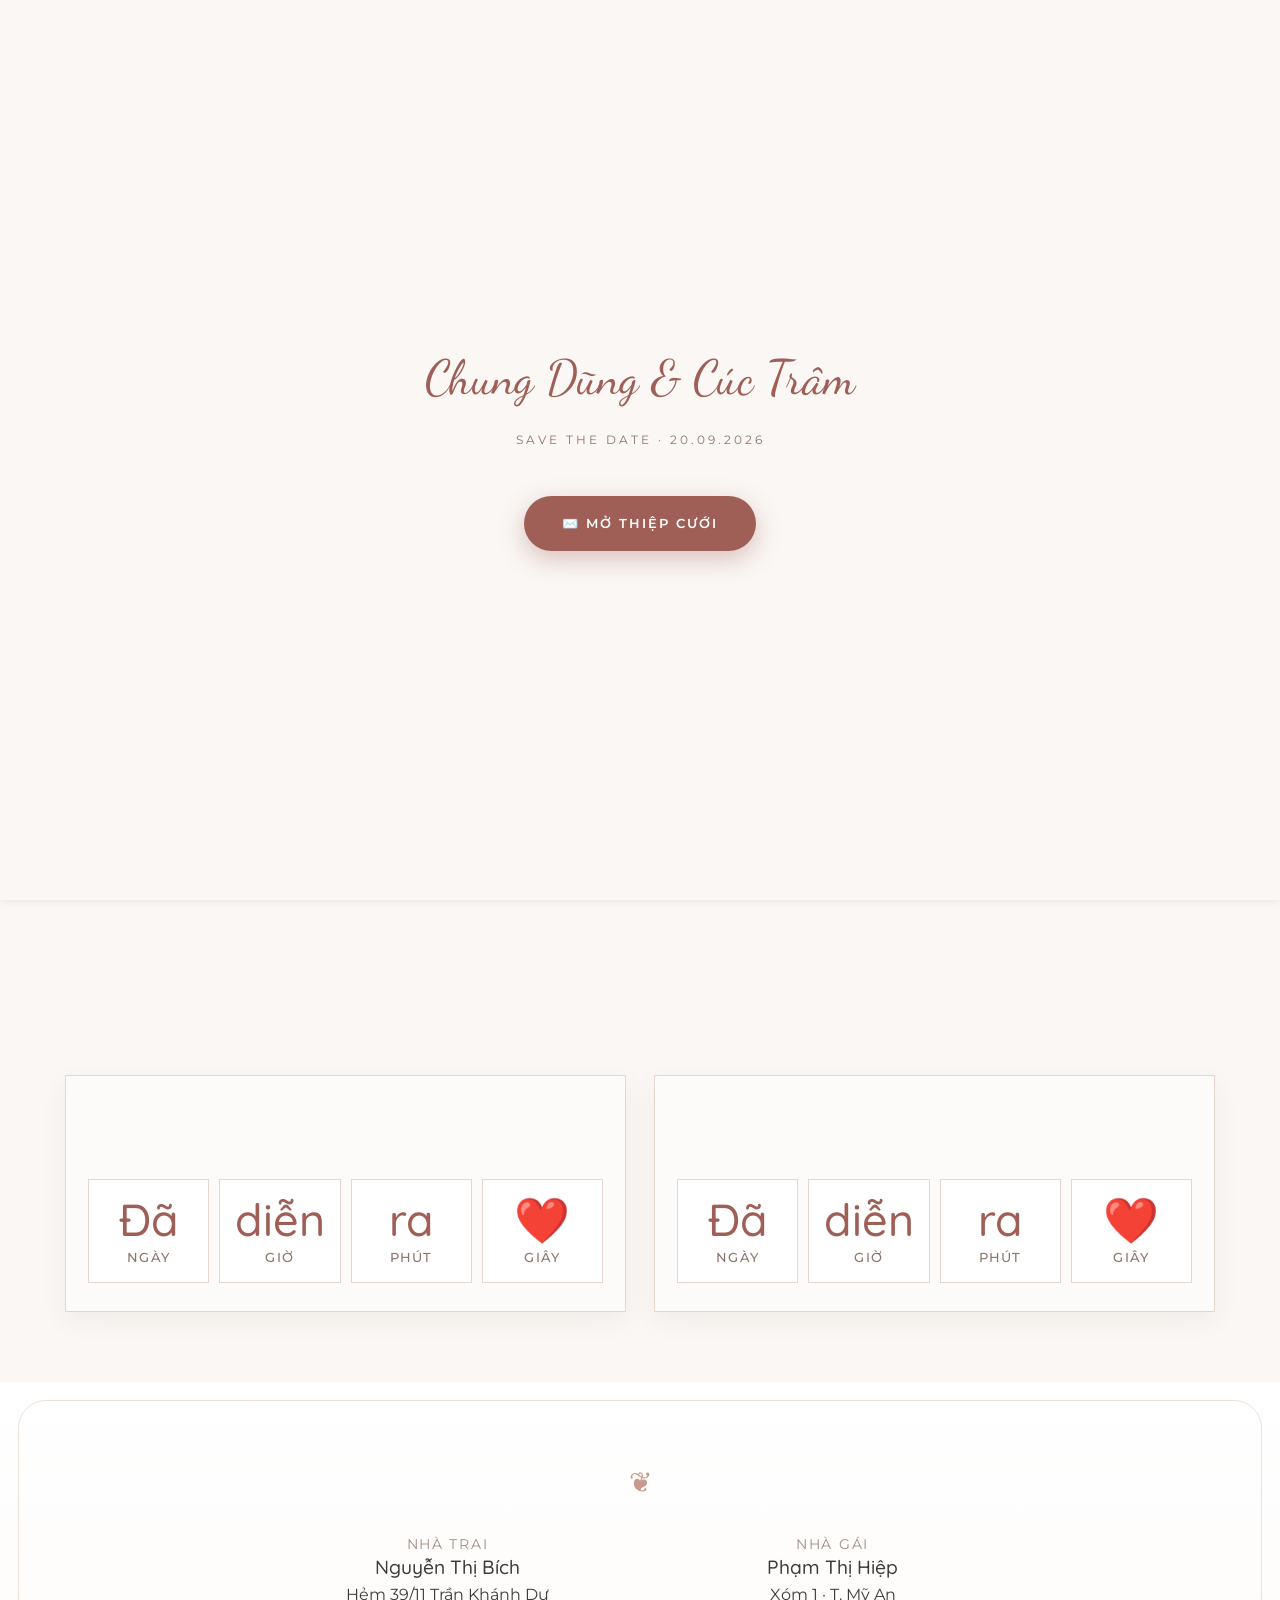
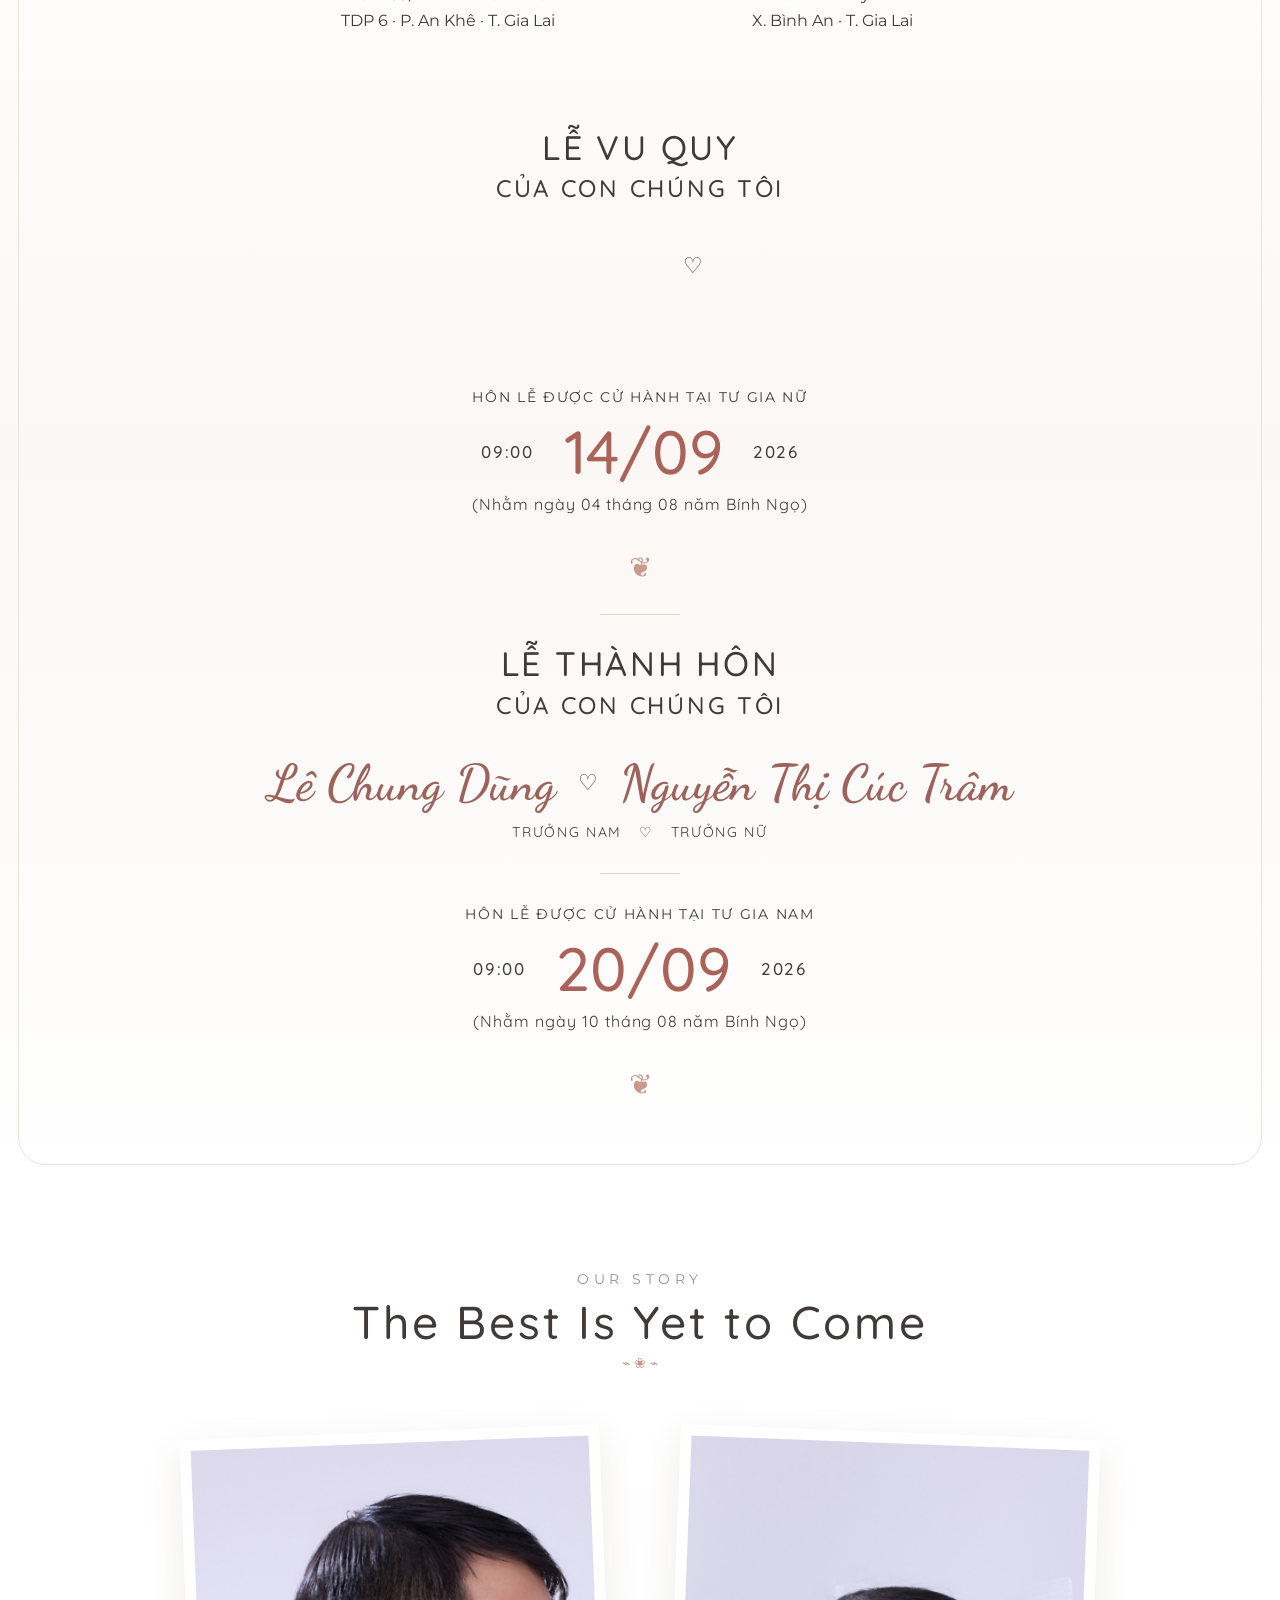
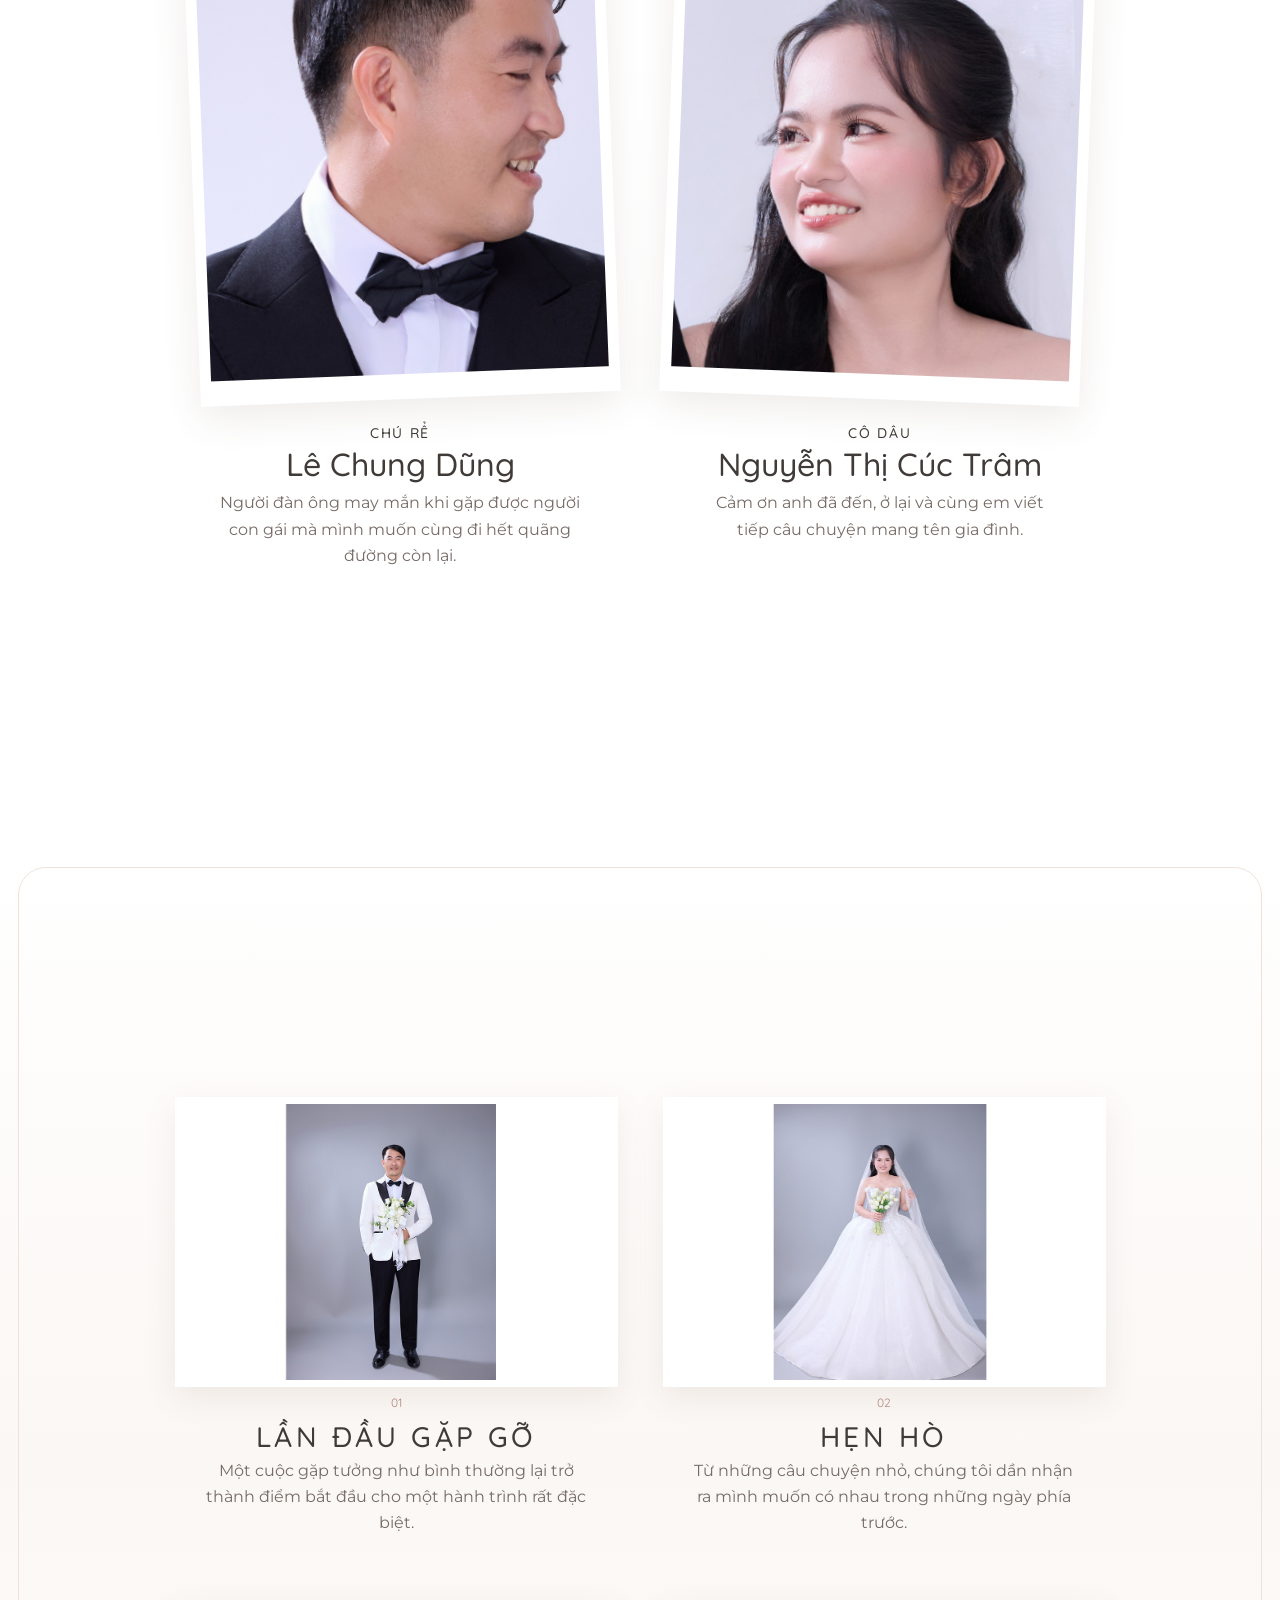
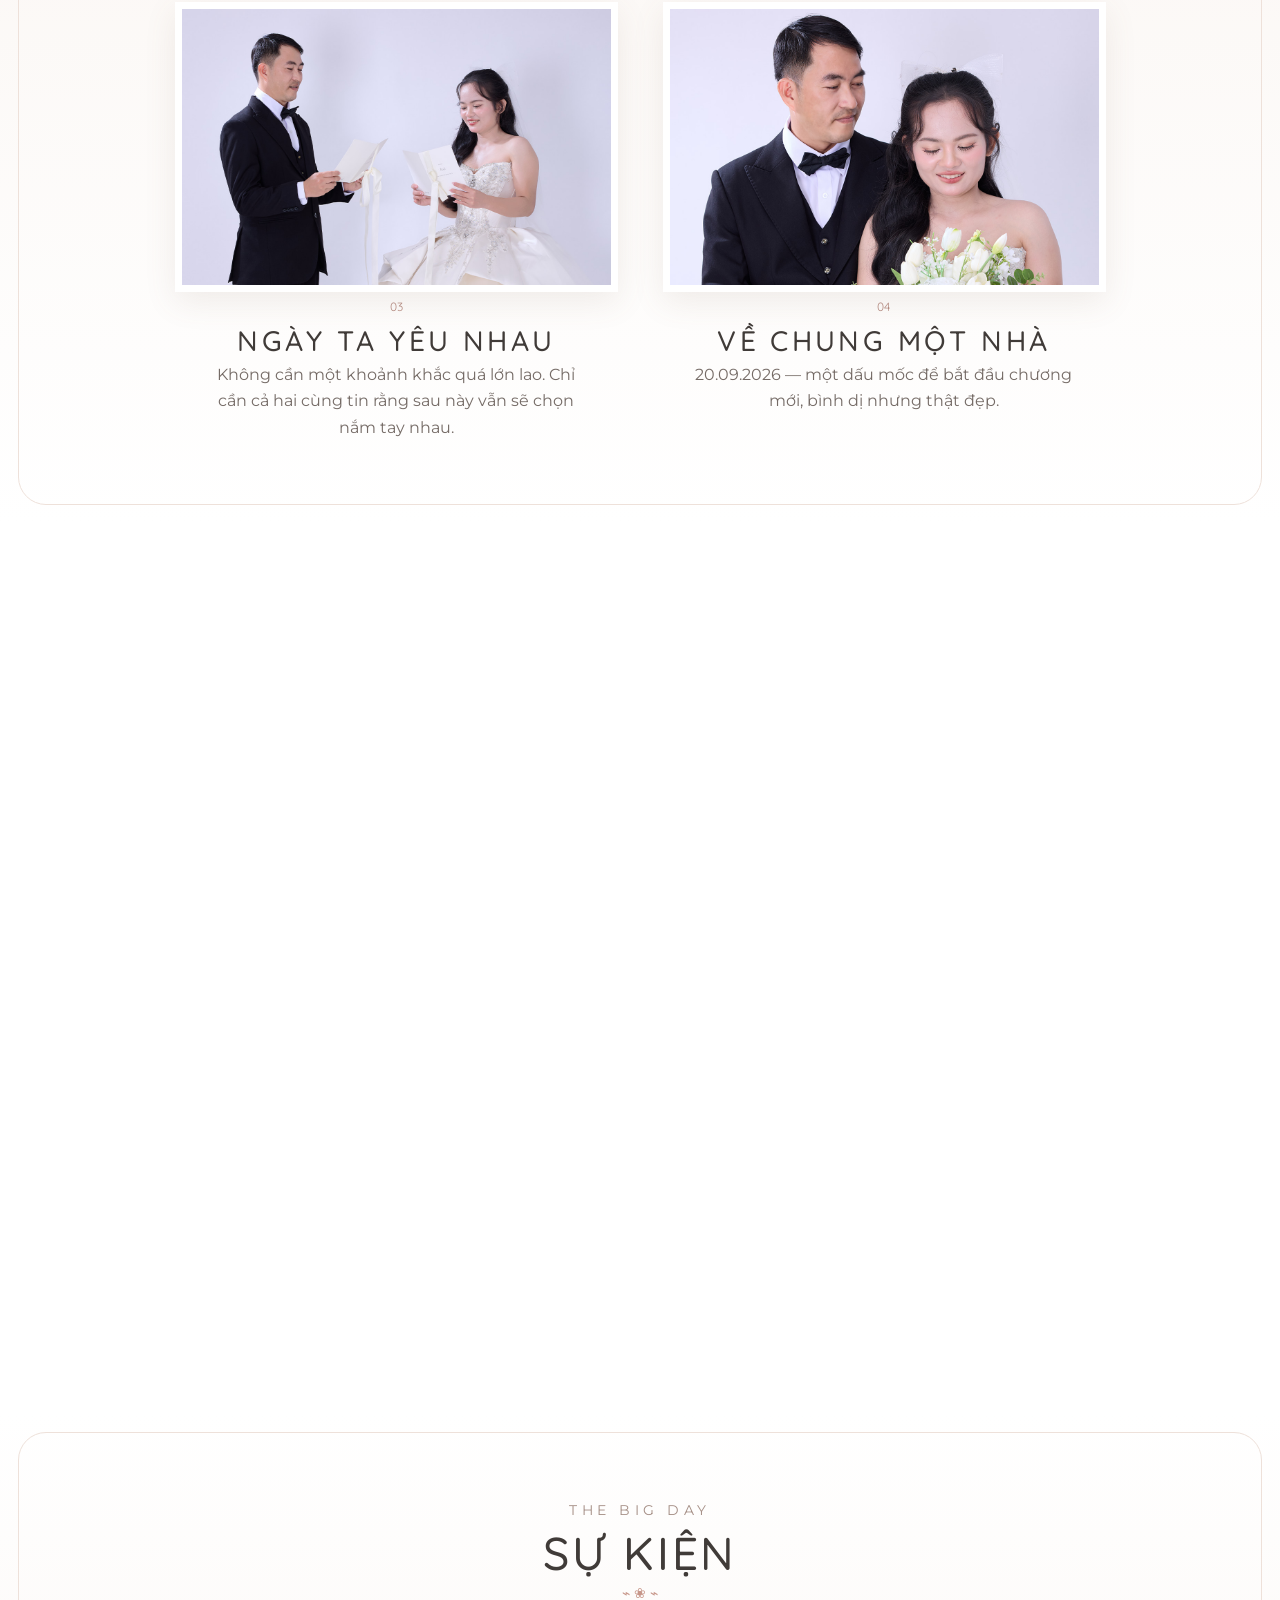
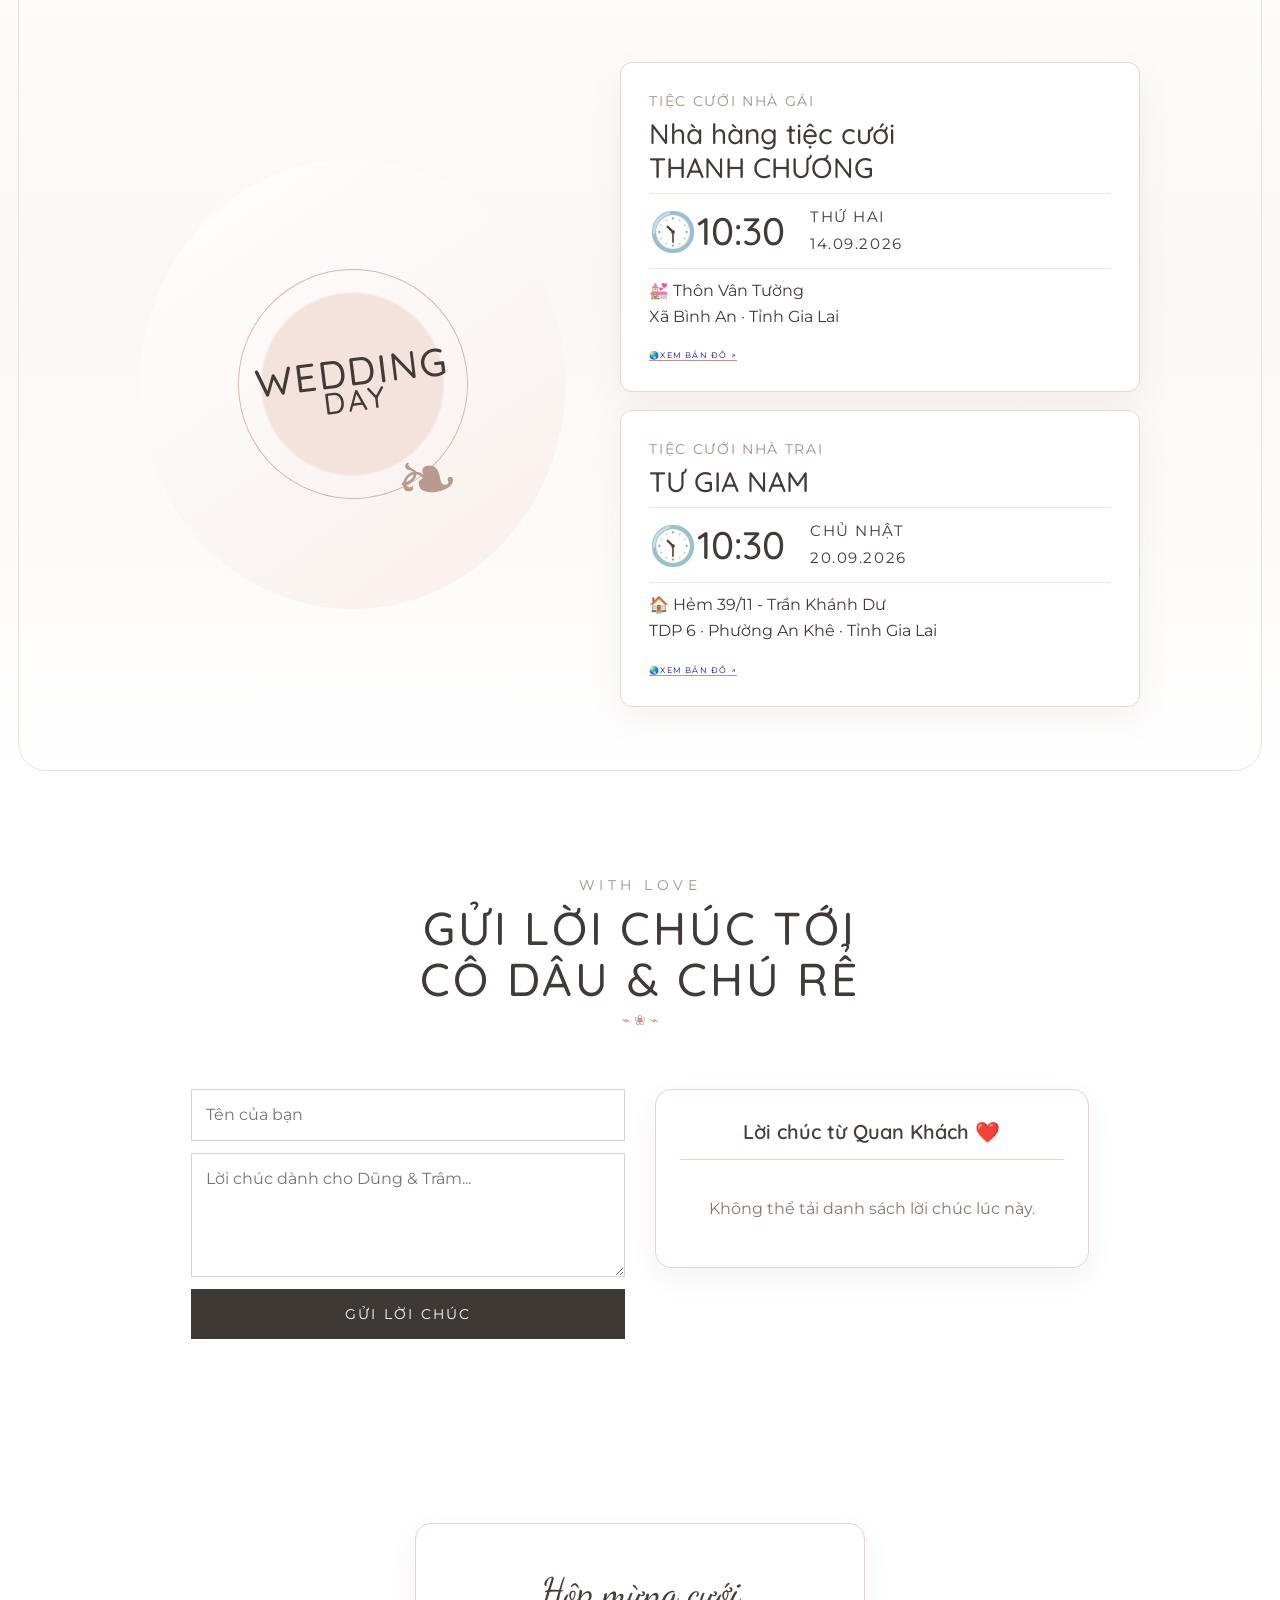
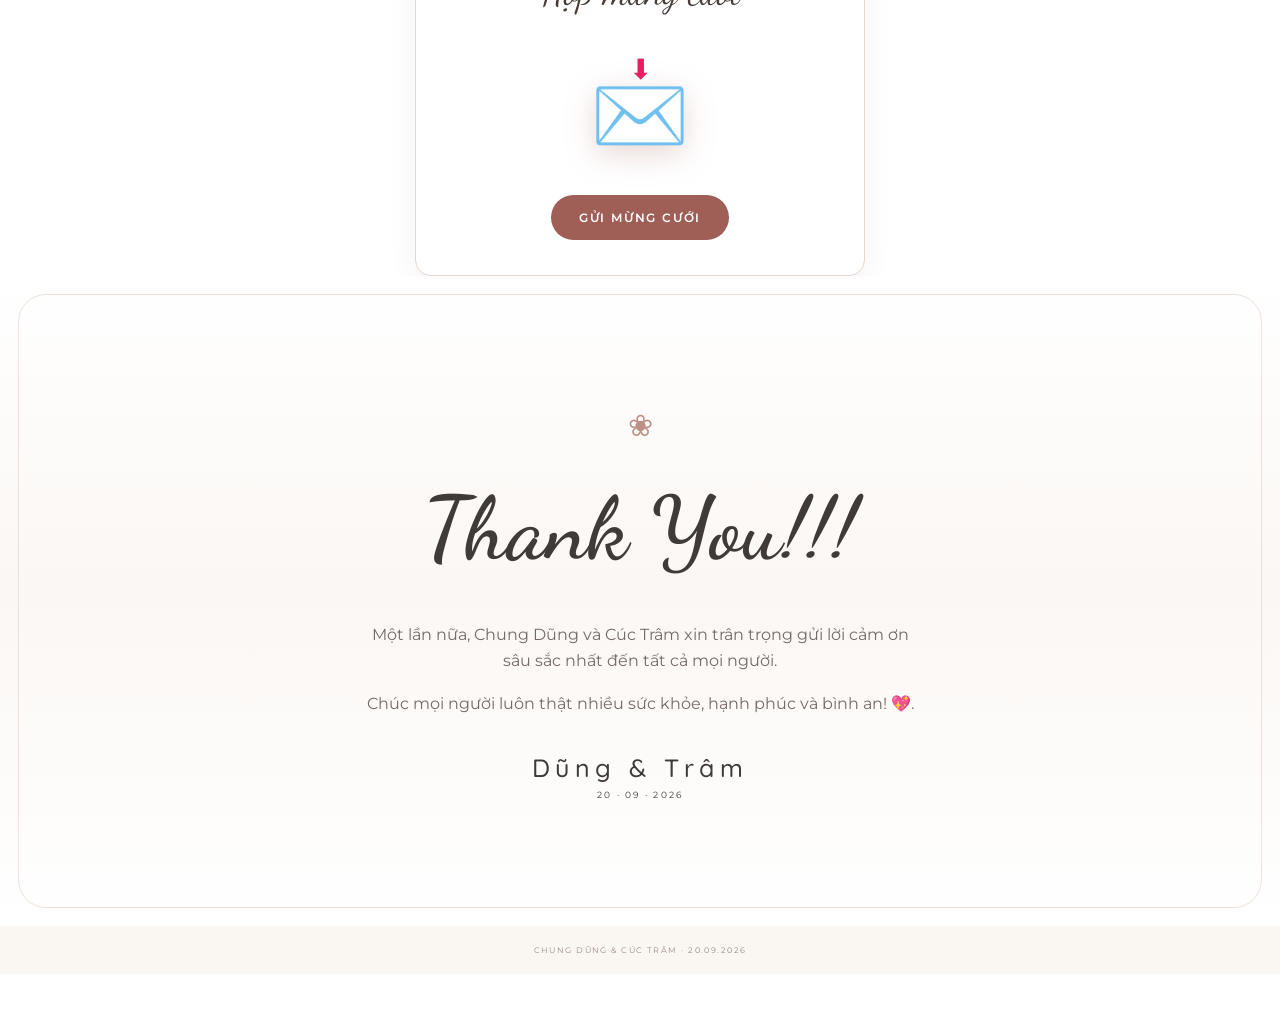
<file: index.html>
<!doctype html>
<html lang="vi">

<head>
  <meta charset="utf-8">
  <meta name="viewport" content="width=device-width,initial-scale=1,viewport-fit=cover">
  <meta name="theme-color" content="#faf7f4">
  <meta name="description" content="Thiệp cưới Dũng & Trâm — 20.09.2026">
  <title>Dũng & Trâm — 20.09.2026</title>
  <link rel="preconnect" href="https://fonts.googleapis.com">
  <link rel="preconnect" href="https://fonts.gstatic.com" crossorigin>
  <link rel="preload" as="style"
    href="https://fonts.googleapis.com/css2?family=Dancing+Script:wght@500;600;700&family=Montserrat:wght@300;400;500;600&family=Quicksand:wght@400;500;600&display=swap">
  <link
    href="https://fonts.googleapis.com/css2?family=Dancing+Script:wght@500;600;700&family=Montserrat:wght@300;400;500;600&family=Quicksand:wght@400;500;600&display=swap"
    rel="stylesheet">
  <link rel="stylesheet" href="css/style.css">
  <link rel="stylesheet" href="css/fix-patch.css">
  <link rel="icon"
    href="data:image/svg+xml,<svg xmlns=%22http://www.w3.org/2000/svg%22 viewBox=%220 0 100 100%22><text y=%22.9em%22 font-size=%2290%22>💍</text></svg>">
  <style id="countdown-style">
    .wedding-countdown {
      padding: 70px 20px;
      text-align: center;
      background: #faf7f4;
      position: relative;
      overflow: hidden
    }

    .wedding-countdown .countdown-kicker {
      font: 500 12px Montserrat, sans-serif;
      letter-spacing: .28em;
      color: #8e756b;
      text-transform: uppercase
    }

    .wedding-countdown h2 {
      margin: 12px 0 35px;
      font: 500 34px "Quicksand", serif;
      color: #493d38
    }

    .countdown-events {
      display: grid;
      grid-template-columns: repeat(2, minmax(0, 1fr));
      gap: 28px;
      max-width: 1150px;
      margin: 0 auto
    }

    .countdown-event {
      background: rgba(255, 255, 255, .55);
      border: 1px solid #e6d6ce;
      padding: 28px 22px;
      box-shadow: 0 8px 25px rgba(90, 55, 45, .06)
    }

    .countdown-label {
      font: 600 13px Montserrat, sans-serif;
      letter-spacing: .18em;
      color: #8e756b;
      text-transform: uppercase
    }

    .countdown-date {
      font: 500 17px Montserrat, sans-serif;
      letter-spacing: .12em;
      color: #a66b61;
      margin: 10px 0 24px
    }

    .countdown-boxes {
      display: grid;
      grid-template-columns: repeat(4, 1fr);
      gap: 10px
    }

    .countdown-box {
      background: #fff;
      border: 1px solid #e6d6ce;
      padding: 17px 6px
    }

    .countdown-box strong {
      display: block;
      font: 500 36px "Quicksand", serif;
      color: #9f5f57;
      line-height: 1
    }

    .countdown-box span {
      display: block;
      margin-top: 7px;
      font: 500 9px Montserrat, sans-serif;
      letter-spacing: .16em;
      color: #8e756b;
      text-transform: uppercase
    }

    .countdown-finished {
      font: 500 22px "Quicksand", serif;
      color: #9f5f57
    }

    @media(max-width:700px) {
      .countdown-events {
        grid-template-columns: 1fr
      }

      .wedding-countdown {
        padding: 55px 15px
      }

      .wedding-countdown h2 {
        font-size: 30px
      }

      .countdown-boxes {
        gap: 6px
      }

      .countdown-box {
        padding: 14px 3px
      }

      .countdown-box strong {
        font-size: 30px
      }
    }
  </style>

  <style id="responsive-readability">
    html {
      font-size: 16px;
      scroll-behavior: auto !important;
    }

    body {
      overflow-x: hidden
    }

    img {
      max-width: 100%;
      height: auto
    }

    .section,
    .section-paper {
      padding-left: clamp(18px, 4vw, 60px);
      padding-right: clamp(18px, 4vw, 60px)
    }

    .section-heading h2 {
      font-size: clamp(30px, 4vw, 46px);
      line-height: 1.12
    }

    .section-heading span,
    .section-heading i {
      font-size: clamp(12px, 1.2vw, 14px)
    }

    .tiny-heading,
    .person-role,
    .ceremony-label,
    .roman,
    .parents small,
    .family-strip span,
    .event-card>span {
      font-size: clamp(12px, 1.15vw, 14px) !important;
      line-height: 1.5;
      letter-spacing: .12em
    }

    .parents p,
    .family-strip small,
    .person p,
    .story-copy p,
    .event-card p,
    .thanks-inner p {
      font-size: clamp(15px, 1.25vw, 18px) !important;
      line-height: 1.65
    }

    .parents strong,
    .family-strip b {
      font-size: clamp(16px, 1.5vw, 20px) !important
    }

    .story-copy h3,
    .event-card h3 {
      font-size: clamp(22px, 2.2vw, 30px);
      line-height: 1.2
    }

    .event-time b {
      font-size: clamp(28px, 3vw, 40px)
    }

    .event-time small {
      font-size: clamp(13px, 1.2vw, 16px)
    }

    .wish-form input,
    .wish-form textarea {
      font-size: 16px !important;
      line-height: 1.5
    }

    .wish-form button {
      font-size: 14px !important;
      min-height: 48px
    }

    .drawer a {
      font-size: 16px !important;
      padding: 12px 0
    }

    .hero-sub,
    .hero-save {
      font-size: clamp(12px, 1.2vw, 15px) !important
    }

    .countdown-events {
      width: min(100%, 1150px)
    }

    .countdown-event-label,
    .countdown-label {
      font-size: clamp(14px, 1.3vw, 17px) !important
    }

    .countdown-date {
      font-size: clamp(16px, 1.4vw, 19px) !important
    }

    .countdown-box strong {
      font-size: clamp(34px, 3.5vw, 48px)
    }

    .countdown-box span {
      font-size: clamp(11px, 1.2vw, 13px) !important;
      letter-spacing: .1em
    }

    .countdown-finished {
      font-size: clamp(20px, 2vw, 26px)
    }

    
    .gift-box-card {
      background: #ffffff;
      border: 1px solid #e6d6ce;
      border-radius: 16px;
      padding: 35px 25px;
      text-align: center;
      box-shadow: 0 10px 30px rgba(90, 55, 45, 0.06);
      cursor: pointer;
      transition: transform 0.3s ease, box-shadow 0.3s ease;
      display: flex;
      flex-direction: column;
      align-items: center;
      justify-content: center;
    }

    .gift-box-card:hover {
      transform: translateY(-5px);
      box-shadow: 0 15px 35px rgba(90, 55, 45, 0.12);
    }

    .gift-box-title {
      font-family: 'Dancing Script', cursive;
      font-size: 38px;
      color: #493d38;
      margin-bottom: 20px;
    }

    .gift-icon-wrap {
      position: relative;
      width: 140px;
      height: 120px;
      margin: 10px 0 20px;
      display: flex;
      align-items: center;
      justify-content: center;
    }

    .gift-envelope {
      font-size: 80px;
      line-height: 1;
      filter: drop-shadow(0 8px 15px rgba(159, 95, 87, 0.25));
    }

    .gift-arrow {
      position: absolute;
      top: -10px;
      font-size: 28px;
      color: #e91e63;
      animation: bounceArrow 1.5s infinite;
    }

    @keyframes bounceArrow {

      0%,
      100% {
        transform: translateY(0);
      }

      50% {
        transform: translateY(8px);
      }
    }

    .gift-box-btn {
      background: #9f5f57;
      color: #fff;
      border: none;
      padding: 12px 28px;
      border-radius: 30px;
      font-family: 'Montserrat', sans-serif;
      font-size: 12px;
      font-weight: 600;
      letter-spacing: 0.15em;
      text-transform: uppercase;
    }

    .wish-container {
      display: grid;
      grid-template-columns: 1fr 1fr;
      gap: 30px;
      max-width: 1100px;
      margin: 0 auto;
      align-items: start;
    }

    .wish-list-box {
      background: #ffffff;
      border: 1px solid #e6d6ce;
      border-radius: 16px;
      padding: 24px;
      max-height: 580px;
      overflow-y: auto;
      box-shadow: 0 10px 30px rgba(90, 55, 45, 0.06);
    }

    .wish-list-title {
      font-family: 'Quicksand', serif;
      font-size: 20px;
      font-weight: 600;
      color: #493d38;
      margin-bottom: 15px;
      padding-bottom: 10px;
      border-bottom: 1px solid #e6d6ce;
      text-align: center;
    }

    .wish-item {
      border-bottom: 1px dashed #e6d6ce;
      padding: 14px 0;
    }

    .wish-item:last-child {
      border-bottom: none;
    }

    .wish-item-name {
      font-family: 'Montserrat', sans-serif;
      font-size: 14px;
      font-weight: 600;
      color: #9f5f57;
      margin-bottom: 4px;
    }

    .wish-item-msg {
      font-family: 'Quicksand', sans-serif;
      font-size: 15px;
      color: #493d38;
      line-height: 1.5;
      white-space: pre-line;
    }

    
    .bank-modal {
      display: none;
      position: fixed;
      top: 0;
      left: 0;
      width: 100vw;
      height: 100vh;
      background: rgba(0, 0, 0, 0.6);
      backdrop-filter: blur(4px);
      z-index: 9999999;
      align-items: center;
      justify-content: center;
      padding: 20px;
      box-sizing: border-box;
    }

    .bank-modal.active {
      display: flex;
    }

    .bank-modal-content {
      background: #ffffff;
      border-radius: 20px;
      max-width: 420px;
      width: 100%;
      padding: 35px 24px 30px;
      text-align: center;
      position: relative;
      box-shadow: 0 20px 50px rgba(0, 0, 0, 0.2);
      animation: popIn 0.3s ease;
      display: flex;
      flex-direction: column;
      align-items: center;
      justify-content: center;
    }

    @keyframes popIn {
      from {
        transform: scale(0.85);
        opacity: 0;
      }

      to {
        transform: scale(1);
        opacity: 1;
      }
    }

    .bank-modal-close {
      position: absolute;
      top: 15px;
      right: 20px;
      font-size: 28px;
      color: #8e756b;
      cursor: pointer;
      line-height: 1;
    }

    .bank-modal-name {
      font-family: 'Quicksand', serif;
      font-size: 28px;
      color: #493d38;
      margin: 6px 0 12px;
    }

    .bank-modal-info {
      font-family: 'Montserrat', sans-serif;
      font-size: 13px;
      letter-spacing: 0.12em;
      color: #8e756b;
      text-transform: uppercase;
      margin-bottom: 6px;
    }

    .bank-modal-acc {
      font-family: 'Montserrat', sans-serif;
      font-size: 16px;
      font-weight: 600;
      color: #9f5f57;
      margin-bottom: 20px;
    }

    .bank-modal-qr {
      width: 220px;
      height: 220px;
      object-fit: contain;
      border-radius: 16px;
      border: 1px solid #e6d6ce;
      padding: 10px;
      background: #fff;
      display: block;
      margin: 0 auto;
      box-shadow: 0 4px 15px rgba(0, 0, 0, 0.04);
    }

    @media (max-width:900px) {

      .couple-pair,
      .event-wrap {
        gap: 28px
      }

      .paper-card {
        padding: clamp(24px, 5vw, 50px) !important
      }
    }

    @media (max-width:700px) {

      .section,
      .section-paper {
        padding-left: 16px;
        padding-right: 16px
      }

      .section-heading {
        margin-bottom: 28px
      }

      .section-heading h2 {
        font-size: 30px
      }

      .couple-pair,
      .story-grid,
      .event-wrap,
      .wish-container {
        grid-template-columns: 1fr !important
      }

      .family-strip {
        grid-template-columns: 1fr !important;
        gap: 16px
      }

      .countdown-events {
        grid-template-columns: 1fr;
        gap: 16px
      }

      .countdown-event {
        padding: 24px 14px
      }

      .countdown-box {
        min-width: 0;
        padding: 16px 4px
      }

      .countdown-box strong {
        font-size: 32px
      }

      .countdown-box span {
        font-size: 10px !important
      }

      .parents {
        gap: 22px !important
      }

      .parents p {
        font-size: 15px !important
      }

      .story-item,
      .story-item.reverse {
        grid-template-columns: 1fr !important
      }

      .event-card {
        padding: 24px 18px !important
      }

      .wish-form {
        width: 100% !important
      }
    }

    @media (max-width:480px) {
      body {
        font-size: 16px
      }

      .hero-copy {
        padding: 0 18px
      }

      .hero-script {
        font-size: clamp(48px, 14vw, 72px) !important
      }

      .countdown-kicker {
        font-size: 11px !important;
        letter-spacing: .18em !important
      }

      .wedding-countdown h2 {
        font-size: 29px !important
      }

      .countdown-boxes {
        gap: 5px
      }

      .countdown-box {
        padding: 13px 2px
      }

      .countdown-box strong {
        font-size: 29px
      }

      .countdown-box span {
        font-size: 9px !important
      }

      .parents {
        grid-template-columns: 1fr !important
      }

      .couple-names {
        font-size: clamp(28px, 9vw, 42px) !important
      }

      .date-lockup b {
        font-size: clamp(32px, 10vw, 46px) !important
      }

      .section-heading h2 {
        font-size: 28px
      }

      .story-copy p,
      .person p,
      .event-card p,
      .thanks-inner p {
        font-size: 16px !important
      }
    }

.bank-tabs {
  display: flex;
  gap: 10px;
  margin-bottom: 20px;
  border-bottom: 2px solid #e6d6ce;
  width: 100%;
  justify-content: center;
}

.bank-tab-btn {
  background: none;
  border: none;
  padding: 8px 20px;
  font-family: 'Montserrat', sans-serif;
  font-size: 13px;
  font-weight: 600;
  letter-spacing: 0.15em;
  color: #8e756b;
  cursor: pointer;
  border-bottom: 3px solid transparent;
  margin-bottom: -2px;
  transition: all 0.3s ease;
}

.bank-tab-btn.active {
  color: #9f5f57;
  border-bottom-color: #9f5f57;
}

.bank-tab-content {
  display: none;
  width: 100%;
}

.bank-tab-content.active {
  display: block;
}

    body {
  overflow-x: hidden;
  padding-bottom: 45px !important; 
}

.marquee-wrapper {
  position: fixed !important;
  bottom: 0 !important;
  left: 0 !important;
  width: 100vw !important;
  z-index: 999999 !important;
  overflow: hidden !important;
  background: #9f5f57;
  color: #ffffff;
  padding: 10px 0;
  box-shadow: 0 -2px 10px rgba(0, 0, 0, 0.15);
  pointer-events: auto;
}

.marquee-content {
  display: flex !important;
  width: max-content !important;
  white-space: nowrap !important;
  will-change: transform;
  animation: marqueeScroll 18s linear infinite !important;
}

.marquee-content span {
  font-family: 'Montserrat', sans-serif;
  font-size: 13px;
  font-weight: 500;
  letter-spacing: 0.18em;
  text-transform: uppercase;
  padding-right: 60px;
  flex-shrink: 0;
}

@keyframes marqueeScroll {
  0% {
    transform: translateX(0);
  }
  100% {
    transform: translateX(-50%);
  }
}
    
#menuToggle,
#musicToggle,
.floating {
  opacity: 0 !important;
  pointer-events: none !important;
  bottom: 43px !important; 
  z-index: 9999999 !important;
  transition: opacity 0.3s ease;
}


body.card-opened #menuToggle,
body.card-opened #musicToggle,
body.card-opened .floating {
  opacity: 1 !important;
  pointer-events: auto !important;
}


.marquee-wrapper {
  z-index: 999990 !important;
}

.reveal-left,
.reveal-right,
.reveal-top,
.reveal-bottom {
  opacity: 0;
  transition: opacity 2.8s cubic-bezier(0.16, 1, 0.3, 1), 
              transform 2.8s cubic-bezier(0.16, 1, 0.3, 1) !important;
  backface-visibility: hidden;
  -webkit-backface-visibility: hidden;
  will-change: opacity, transform;
}

.reveal-left   { transform: translate3d(-35px, 0, 0); }
.reveal-right  { transform: translate3d(35px, 0, 0); }
.reveal-top    { transform: translate3d(0, -35px, 0); }
.reveal-bottom { transform: translate3d(0, 35px, 0); }

.reveal-left.active,
.reveal-right.active,
.reveal-top.active,
.reveal-bottom.active {
  opacity: 1 !important;
  transform: translate3d(0, 0, 0) !important;
}



    
    html, body {
      overflow-x: hidden !important;
      max-width: 100vw;
    }

  
    .marquee-wrapper {
      position: fixed !important;
      bottom: 0 !important;
      left: 0 !important;
      right: 0 !important;
      z-index: 999990 !important;
      transform: translateZ(0);
      -webkit-transform: translateZ(0);
    }

  </style>
</head>

<body>

  <div id="preloader"
    style="position:fixed;top:0;left:0;width:100vw;height:100vh;background:#faf7f4;z-index:9999999;display:flex;flex-direction:column;align-items:center;justify-content:center;text-align:center;padding:20px;box-sizing:border-box;">
    <div id="preloaderTitle"
      style="font-family:'Dancing Script', 'Great Vibes', 'Brush Script MT', cursive; font-size:48px; color:#9f5f57; margin-bottom:8px; line-height:1.2; opacity:0; transition:opacity 0.25s ease;">
      Chung Dũng &amp; Cúc Trâm
    </div>
    <div
      style="font-family:'Montserrat', sans-serif; font-size:12px; letter-spacing:0.25em; color:#8e756b; margin-bottom:32px; text-transform:uppercase;">
      Save The Date · 20.09.2026
    </div>
    <button id="btnOpenWeddingCard"
      style="background:#9f5f57; color:#ffffff; border:none; padding:16px 38px; border-radius:50px; font-family:'Montserrat', sans-serif; font-size:13px; font-weight:600; letter-spacing:0.15em; cursor:pointer; box-shadow:0 8px 25px rgba(159,95,87,0.35); transition:transform 0.2s ease;">
      ✉️ MỞ THIỆP CƯỚI
    </button>
  </div>

  <script>
    if (document.fonts) {
      document.fonts.ready.then(function () {
        const title = document.getElementById('preloaderTitle');
        if (title) title.style.opacity = '1';
      });
    } else {
      window.addEventListener('load', function () {
        const title = document.getElementById('preloaderTitle');
        if (title) title.style.opacity = '1';
      });
    }
  </script>

  <button class="floating menu-toggle" id="menuToggle"
    aria-label="Menu"><span></span><span></span><span></span></button>
  <button class="floating music-toggle" id="musicToggle" aria-label="Nhạc">♪</button>
  <nav class="drawer" id="drawer">
    <a href="#home">Trang đầu</a><a href="#invite">Thiệp mời</a><a href="#couple">The Best Is Yet to Come</a>
    <a href="#story">Câu chuyện</a><a href="#gallery">Album</a><a href="#events">Sự kiện</a><a href="#wishes">Lời
      chúc</a>
  </nav>

  <section class="hero" id="home">
    <img id="heroImg" class="hero-image" alt="">
    <div class="hero-wash"></div>
    <div class="hero-vignette"></div>
    <div class="hero-copy">
      <div class="hero-save">Love, Laughter, and Happily Ever After </div>
      <div class="hero-date" data-date></div>
      <div class="hero-script" data-short-names></div>
      <div class="hero-line"></div>
    </div>
  </section>



  <section class="wedding-countdown" id="countdown">
    <div class="countdown-kicker reveal-top">SAVE THE DATE</div>
    <h2 class="reveal-bottom">NGÀY TRỌNG ĐẠI</h2>
    <div class="countdown-events">
      <div class="countdown-event">
        <div class="countdown-label reveal-top">NGÀY VU QUY</div>
        <div class="countdown-date reveal-bottom">14 · 09 · 2026</div>
        <div class="countdown-boxes">
          <div class="countdown-box"><strong id="cd-bride-days">--</strong><span>Ngày</span></div>
          <div class="countdown-box"><strong id="cd-bride-hours">--</strong><span>Giờ</span></div>
          <div class="countdown-box"><strong id="cd-bride-minutes">--</strong><span>Phút</span></div>
          <div class="countdown-box"><strong id="cd-bride-seconds">--</strong><span>Giây</span></div>
        </div>
      </div>
      <div class="countdown-event">
        <div class="countdown-label reveal-top">NGÀY THÀNH HÔN</div>
        <div class="countdown-date reveal-bottom">20 · 09 · 2026</div>
        <div class="countdown-boxes">
          <div class="countdown-box"><strong id="cd-groom-days">--</strong><span>Ngày</span></div>
          <div class="countdown-box"><strong id="cd-groom-hours">--</strong><span>Giờ</span></div>
          <div class="countdown-box"><strong id="cd-groom-minutes">--</strong><span>Phút</span></div>
          <div class="countdown-box"><strong id="cd-groom-seconds">--</strong><span>Giây</span></div>
        </div>
      </div>
    </div>
  </section>

  <section class="invite section-paper" id="invite">
    <div class="paper-card reveal">
      <div class="ornament-top">❦</div>
      <div class="parents">
        <div><small>NHÀ TRAI</small><strong data-groom-parent></strong>
          <p data-groom-address></p>
        </div>
        <div><small>NHÀ GÁI</small><strong data-bride-parent></strong>
          <p data-bride-address></p>
        </div>
      </div>
      <div class="tiny-heading reveal-bottom">TRÂN TRỌNG BÁO TIN</div>
      <h1>LỄ VU QUY<br><em>CỦA CON CHÚNG TÔI</em></h1>
           
      <div class="couple-names">
        <span data-bride class="reveal-left"></span>
        <b>♡</b>
        <span data-groom class="reveal-right"></span>
      </div>

      <div class="roman reveal-bottom">TRƯỞNG NỮ &nbsp; ♡ &nbsp; TRƯỞNG NAM</div>
      <div class="rule reveal-top"></div>

      <div class="ceremony-label">HÔN LỄ ĐƯỢC CỬ HÀNH TẠI TƯ GIA NỮ</div>
      <div class="date-lockup"><span data-ceremony-time></span><b>14/09</b><span>2026</span></div>
      <div class="lunar0" data-lunar0></div>
      <div class="ornament-bottom">❦</div>
      <div class="rule"></div>
      <h1>LỄ THÀNH HÔN<br><em>CỦA CON CHÚNG TÔI</em></h1>
      <div class="couple-names"><span data-groom></span><b>♡</b><span data-bride></span></div>
      <div class="roman">TRƯỞNG NAM &nbsp; ♡ &nbsp; TRƯỞNG NỮ</div>
      <div class="rule"></div>
      <div class="ceremony-label">HÔN LỄ ĐƯỢC CỬ HÀNH TẠI TƯ GIA NAM</div>
      <div class="date-lockup"><span data-ceremony-time></span><b>20/09</b><span>2026</span></div>
      <div class="lunar" data-lunar></div>
      <div class="ornament-bottom">❦</div>
    </div>
  </section>

  <section class="couple section" id="couple">
    <header class="section-heading reveal"><span>OUR STORY</span>
      <h2>The Best Is Yet to Come</h2><i>⌁ ❀ ⌁</i>
    </header>
    <div class="couple-pair">
      <article class="person reveal">
        <div class="polaroid"><img id="groomImg" alt="Chú rể"></div>
        <div class="person-role">CHÚ RỂ</div>
        <h3 data-groom></h3>
        <p>Người đàn ông may mắn khi gặp được người con gái mà mình muốn cùng đi hết quãng đường còn lại.</p>
      </article>
      <article class="person reveal">
        <div class="polaroid tilt-right"><img id="brideImg" alt="Cô dâu"></div>
        <div class="person-role">CÔ DÂU</div>
        <h3 data-bride></h3>
        <p>Cảm ơn anh đã đến, ở lại và cùng em viết tiếp câu chuyện mang tên gia đình.</p>
      </article>
    </div>
    <div class="family-strip reveal">
      <div><span>CHA MẸ NHÀ TRAI</span><b data-groom-parent></b><small>An Khê · Gia Lai</small></div>
      <div><span>CHA MẸ NHÀ GÁI</span><b data-bride-parent></b><small>Bình An · Gia Lai</small></div>
    </div>
  </section>

  <section class="story section-paper" id="story">
    <header class="section-heading reveal"><span>MEMORIES</span>
      <h2>CÂU CHUYỆN TÌNH YÊU</h2><i>⌁ ❀ ⌁</i>
    </header>
    <div class="story-grid">
      <article class="story-item reveal">
        <div class="story-photo"><img id="story1"></div>
        <div class="story-copy"><span>01</span>
          <h3>LẦN ĐẦU GẶP GỠ</h3>
          <p>Một cuộc gặp tưởng như bình thường lại trở thành điểm bắt đầu cho một hành trình rất đặc biệt.</p>
        </div>
      </article>
      <article class="story-item reverse reveal">
        <div class="story-photo"><img id="story2"></div>
        <div class="story-copy"><span>02</span>
          <h3>HẸN HÒ</h3>
          <p>Từ những câu chuyện nhỏ, chúng tôi dần nhận ra mình muốn có nhau trong những ngày phía trước.</p>
        </div>
      </article>
      <article class="story-item reveal">
        <div class="story-photo"><img id="story3"></div>
        <div class="story-copy"><span>03</span>
          <h3>NGÀY TA YÊU NHAU</h3>
          <p>Không cần một khoảnh khắc quá lớn lao. Chỉ cần cả hai cùng tin rằng sau này vẫn sẽ chọn nắm tay nhau.</p>
        </div>
      </article>
      <article class="story-item reverse reveal">
        <div class="story-photo"><img id="story4"></div>
        <div class="story-copy"><span>04</span>
          <h3>VỀ CHUNG MỘT NHÀ</h3>
          <p>20.09.2026 — một dấu mốc để bắt đầu chương mới, bình dị nhưng thật đẹp.</p>
        </div>
      </article>
    </div>
  </section>

  <section class="gallery section" id="gallery">
    <header class="section-heading reveal"><span>OUR MEMORIES</span>
      <h2>ALBUM ẢNH CƯỚI</h2><i>⌁ ❀ ⌁</i>
    </header>
    <div class="gallery-grid" id="galleryGrid"></div>
  </section>

  <section class="events section-paper" id="events">
    <header class="section-heading reveal"><span>THE BIG DAY</span>
      <h2>SỰ KIỆN</h2><i>⌁ ❀ ⌁</i>
    </header>
    <div class="event-wrap">
      <div class="event-art reveal">
        <div class="art-ring">WEDDING<br><em>DAY</em></div>
        <div class="art-leaf">❧</div>
      </div>
      <div class="event-list">
        <article class="event-card reveal"><span>TIỆC CƯỚI NHÀ GÁI</span>
          <h3>Nhà hàng tiệc cưới <br> THANH CHƯƠNG</h3>
          <div class="event-time"><b>🕥10:30</b><small data-bride-party-date></small></div>
          <p data-bride-party-address></p><a id="brideMap" target="_blank" rel="noopener">🌏XEM BẢN ĐỒ ↗</a>
        </article>
        <article class="event-card reveal"><span>TIỆC CƯỚI NHÀ TRAI</span>
          <h3>TƯ GIA NAM</h3>
          <div class="event-time"><b>🕥10:30</b><small data-groom-party-date></small></div>
          <p data-groom-party-address></p><a id="groomMap" target="_blank" rel="noopener">🌏XEM BẢN ĐỒ ↗</a>
        </article>
      </div>
    </div>
  </section>

  <section class="wishes section" id="wishes">
    <header class="section-heading reveal"><span>WITH LOVE</span>
      <h2>GỬI LỜI CHÚC TỚI<br>CÔ DÂU &amp; CHÚ RỂ</h2><i>⌁ ❀ ⌁</i>
    </header>

    <div class="wish-container">
      <div>
        <form class="wish-form reveal" id="wishForm" style="width: 100%; margin-bottom: 20px;">
          <input type="text" name="name" required maxlength="80" autocomplete="name" placeholder="Tên của bạn">
          <textarea name="message" required maxlength="1000" rows="4"
            placeholder="Lời chúc dành cho Dũng & Trâm..."></textarea>
          <input class="wish-honeypot" type="text" name="website" tabindex="-1" autocomplete="off" aria-hidden="true">
          <button type="submit" id="wishSubmit">GỬI LỜI CHÚC</button>
          <div class="wish-status" id="wishStatus" role="status" aria-live="polite"></div>
        </form>
      </div>

      <div class="wish-list-box reveal">
        <div class="wish-list-title">Lời chúc từ Quan Khách ❤️</div>
        <div id="wishListBox">
          <div
            style="text-align:center; color:#8e756b; font-family:'Montserrat', sans-serif; font-size:13px; padding:20px;">
            Đang tải danh sách lời chúc...</div>
        </div>
      </div>
    </div>
  </section>

  <div style="max-width: 450px; margin: 40px auto 0;">
    <div class="gift-box-card reveal" id="openBankModal">
      <div class="gift-box-title">Hộp mừng cưới</div>
      <div class="gift-icon-wrap">
        <div class="gift-arrow">⬇</div>
        <div class="gift-envelope">✉️</div>
      </div>
      <button type="button" class="gift-box-btn">GỬI MỪNG CƯỚI</button>
    </div>
  </div>

  <div class="bank-modal" id="bankModal">
  <div class="bank-modal-content">
    <span class="bank-modal-close" id="closeBankModal">&times;</span>
    
    
    <div class="bank-tabs">
      <button type="button" class="bank-tab-btn active" data-tab="groom">CHÚ RỂ</button>
      <button type="button" class="bank-tab-btn " data-tab="bride">CÔ DÂU</button>
    </div>

   
    <div class="bank-tab-content active" id="tab-groom">
      <div class="bank-modal-name" data-groom>Lê Chung Dũng</div>
      <div class="bank-modal-info">THÔNG TIN MỪNG CƯỚI</div>
      <div class="bank-modal-acc">MOMO: 0389590718</div>
      <img id="qrImgGroom" class="bank-modal-qr" src="assets/qr-groom.png" alt="Mã QR Chú rể">
    </div>

    <div class="bank-tab-content" id="tab-bride">
      <div class="bank-modal-name" data-bride>Nguyễn Thị Cúc Trâm</div>
      <div class="bank-modal-info">THÔNG TIN MỪNG CƯỚI</div>
      <div class="bank-modal-acc">MB BANK: 0335983739</div>
      <img id="qrImgBride" class="bank-modal-qr" src="assets/qr-bride.png" alt="Mã QR Cô dâu">
    </div>
    
  </div>
</div>

  
  <section class="thanks section-paper">
    <div class="thanks-inner reveal">
      <div class="thanks-flower">❀</div>
      <div class="thanks-script">Thank You!!!</div>
      <p>Một lần nữa, Chung Dũng và Cúc Trâm xin trân trọng gửi lời cảm ơn sâu sắc nhất đến tất cả mọi người.</p>
      <p>Chúc mọi người luôn thật nhiều sức khỏe, hạnh phúc và bình an! 💖.</p>
      <div class="thanks-names" data-short-names></div>
      <div class="thanks-date" data-date></div>
    </div>
  </section>
  <footer>CHUNG DŨNG &amp; CÚC TRÂM · 20.09.2026</footer>

  <script src="js/config.js"></script>
  <script src="js/app.js"></script>

<script id="bank-modal-script">
  (function () {
    const openBtn = document.getElementById('openBankModal');
    const modal = document.getElementById('bankModal');
    const closeBtn = document.getElementById('closeBankModal');
    const tabBtns = document.querySelectorAll('.bank-tab-btn');
    const tabContents = document.querySelectorAll('.bank-tab-content');

    if (openBtn && modal) {
      openBtn.addEventListener('click', function () {
        modal.classList.add('active');
      });
    }

    if (closeBtn && modal) {
      closeBtn.addEventListener('click', function () {
        modal.classList.remove('active');
      });
    }

    if (modal) {
      modal.addEventListener('click', function (e) {
        if (e.target === modal) {
          modal.classList.remove('active');
        }
      });
    }

    tabBtns.forEach(btn => {
      btn.addEventListener('click', function () {
        const targetTab = this.getAttribute('data-tab');

        tabBtns.forEach(b => b.classList.remove('active'));
        tabContents.forEach(c => c.classList.remove('active'));

        this.classList.add('active');
        const activeContent = document.getElementById('tab-' + targetTab);
        if (activeContent) activeContent.classList.add('active');
      });
    });
  })();
</script>


  <script id="countdown-script">
    (function () {
      const targets = [
        {
          time: new Date(2026, 8, 14, 9, 0, 0).getTime(),
          ids: ['cd-bride-days', 'cd-bride-hours', 'cd-bride-minutes', 'cd-bride-seconds']
        },
        {
          time: new Date(2026, 8, 20, 9, 0, 0).getTime(),
          ids: ['cd-groom-days', 'cd-groom-hours', 'cd-groom-minutes', 'cd-groom-seconds']
        }
      ];

      const ONE_DAY_MS = 86400000;

      function update(t) {
        const e = t.ids.map(id => document.getElementById(id));
        if (e.some(x => !x)) return;
        if (isNaN(t.time)) return;

        const now = Date.now();
        let diff = t.time - now;

        if (diff < -ONE_DAY_MS) {
          e[0].textContent = 'Đã'; e[1].textContent = 'diễn'; e[2].textContent = 'ra'; e[3].textContent = '❤️';
          return;
        }

        if (diff <= 0) {
          e[0].textContent = 'Hôm'; e[1].textContent = 'nay'; e[2].textContent = 'lễ'; e[3].textContent = '♡';
          return;
        }

        const d = Math.floor(diff / ONE_DAY_MS); diff %= ONE_DAY_MS;
        const h = Math.floor(diff / 3600000); diff %= 3600000;
        const m = Math.floor(diff / 60000); diff %= 60000;
        const sec = Math.floor(diff / 1000);

        e[0].textContent = isNaN(d) ? '0' : d;
        e[1].textContent = isNaN(h) ? '00' : String(h).padStart(2, '0');
        e[2].textContent = isNaN(m) ? '00' : String(m).padStart(2, '0');
        e[3].textContent = isNaN(sec) ? '00' : String(sec).padStart(2, '0');
      }

      function all() { targets.forEach(update); }
      all();
      setInterval(all, 1000);
    })();
  </script>

<script id="force-luxury-fx">
  (function () {
    const isMobile = window.innerWidth <= 700;
    const style = document.createElement('style');
    style.textContent = `
    #forceWeddingFX {
      position: fixed !important; top: 0 !important; left: 0 !important;
      width: 100vw !important; height: 100vh !important;
      z-index: 999999 !important; pointer-events: none !important; overflow: hidden !important;
    }
    .fx-rose {
      position: absolute; top: -30px; left: var(--x);
      font-size: var(--s); opacity: var(--o);
      animation: fxDropAnim var(--t) linear var(--d) infinite;
      will-change: transform; user-select: none;
    }
    @keyframes fxDropAnim {
      0% { transform: translate3d(0, -5vh, 0) rotate(0deg); }
      100% { transform: translate3d(var(--dx), 105vh, 0) rotate(360deg); }
    }
  `;
    document.head.appendChild(style);

    function runFX() {
      let container = document.getElementById('forceWeddingFX');
      if (container) container.remove();

      container = document.createElement('div');
      container.id = 'forceWeddingFX';

      const count = isMobile ? 10 : 22;
      const r = (a, b) => Math.random() * (b - a) + a;
      const roses = ['🌹', '🌸', '🏵️']; 

      for (let i = 0; i < count; i++) {
        const p = document.createElement('span');
        p.className = 'fx-rose';
        p.textContent = roses[Math.floor(Math.random() * roses.length)];
        p.style.setProperty('--x', r(0, 95) + 'vw');
        p.style.setProperty('--s', r(14, 22) + 'px');
        p.style.setProperty('--o', r(0.6, 0.85));
        p.style.setProperty('--t', r(8, 14) + 's');
        p.style.setProperty('--d', r(-12, 0) + 's');
        p.style.setProperty('--dx', r(-8, 8) + 'vw');
        container.appendChild(p);
      }
      document.body.appendChild(container);
    }

    if (document.readyState === 'loading') {
      document.addEventListener('DOMContentLoaded', runFX);
    } else {
      runFX();
    }
  })();
</script>


  <script id="auto-music-script">
    (function () {
      if ('scrollRestoration' in history) {
        history.scrollRestoration = 'manual';
      }
      window.scrollTo(0, 0);

      let audio = document.getElementById('weddingAudio');
      if (!audio) {
        audio = document.createElement('audio');
        audio.id = 'weddingAudio';
        audio.src = 'music/wedding.mp3';
        audio.loop = true;
        audio.preload = 'auto';
        document.body.appendChild(audio);
      }

      const musicBtn = document.getElementById('musicToggle');
      const preloader = document.getElementById('preloader');
      const btnOpen = document.getElementById('btnOpenWeddingCard');

      let isAutoScrolling = false;
      let targetScroll = 0;
      let currentScroll = 0;
      let animReq = null;

      function stopAutoScroll() {
        isAutoScrolling = false;
        if (animReq) {
          cancelAnimationFrame(animReq);
          animReq = null;
        }
        window.removeEventListener('wheel', stopAutoScroll);
        window.removeEventListener('touchstart', stopAutoScroll);
        window.removeEventListener('pointerdown', stopAutoScroll);
      }

      function smoothScrollLoop() {
        if (!isAutoScrolling) return;

        const maxScroll = Math.max(
          document.body.scrollHeight,
          document.documentElement.scrollHeight
        ) - window.innerHeight;

        const speed = window.innerWidth <= 700 ? 1.8 : 1.2;
        targetScroll += speed;

        if (targetScroll >= maxScroll) {
          targetScroll = maxScroll;
          stopAutoScroll();
        }

        currentScroll += (targetScroll - currentScroll) * 0.1;
        window.scrollTo(0, currentScroll);

        if (isAutoScrolling) {
          animReq = requestAnimationFrame(smoothScrollLoop);
        }
      }

      function startSmoothAutoScroll() {
        stopAutoScroll();
        isAutoScrolling = true;
        currentScroll = window.pageYOffset || document.documentElement.scrollTop || 0;
        targetScroll = currentScroll;

        window.addEventListener('wheel', stopAutoScroll, { passive: true });
        window.addEventListener('touchstart', stopAutoScroll, { passive: true });
        window.addEventListener('pointerdown', stopAutoScroll, { passive: true });

        animReq = requestAnimationFrame(smoothScrollLoop);
      }

      if (btnOpen) {
        btnOpen.addEventListener('click', function (e) {
          e.stopPropagation();
          window.scrollTo(0, 0);
document.body.classList.add('card-opened');
          audio.play().then(() => {
            if (musicBtn) {
              musicBtn.classList.add('playing');
              musicBtn.textContent = 'Ⅱ';
            }
          }).catch(err => console.log("Lỗi phát nhạc:", err));

          if (preloader) {
            preloader.style.transition = 'opacity 0.5s ease, visibility 0.5s';
            preloader.style.opacity = '0';
            setTimeout(() => preloader.remove(), 500);
          }

          setTimeout(startSmoothAutoScroll, 400);
        });
      }

      if (musicBtn) {
        musicBtn.addEventListener('click', function (e) {
          e.stopPropagation();
          if (audio.paused) {
            audio.play().then(() => {
              musicBtn.classList.add('playing');
              musicBtn.textContent = 'Ⅱ';
            });
          } else {
            audio.pause();
            musicBtn.classList.remove('playing');
            musicBtn.textContent = '♪';
          }
        });
      }
    })();
  </script>

  <script id="pause-on-tab-change">
    (function () {
      let wasPlayingBeforeHide = false;
      document.addEventListener('visibilitychange', function () {
        const audio = document.getElementById('weddingAudio');
        const musicBtn = document.getElementById('musicToggle');
        if (document.hidden) {
          if (audio && !audio.paused) {
            wasPlayingBeforeHide = true;
            audio.pause();
            if (musicBtn) {
              musicBtn.classList.remove('playing');
              musicBtn.textContent = '♪';
            }
          }

          window.dispatchEvent(new Event('wheel'));
        } else {
          if (wasPlayingBeforeHide && audio) {
            const resumeAudio = function () {
              audio.play().then(() => {
                if (musicBtn) {
                  musicBtn.classList.add('playing');
                  musicBtn.textContent = 'Ⅱ';
                }
              }).catch(() => { });

              window.removeEventListener('pointerdown', resumeAudio);
              window.removeEventListener('scroll', resumeAudio);
            };

            window.addEventListener('pointerdown', resumeAudio, { once: true });
            window.addEventListener('scroll', resumeAudio, { once: true });
          }
        }
      });
    })();
  </script>

  <canvas id="fireworksCanvas"
    style="position:fixed;top:0;left:0;width:100vw;height:100vh;pointer-events:none;z-index:999999;"></canvas>

  <script id="touch-fireworks-script">
    (function () {
      const canvas = document.getElementById('fireworksCanvas');
      const ctx = canvas.getContext('2d');
      let particles = [];
      let animId = null;

      function resizeCanvas() {
        canvas.width = window.innerWidth;
        canvas.height = window.innerHeight;
      }
      window.addEventListener('resize', resizeCanvas);
      resizeCanvas();

      const colors = ['#9f5f57', '#e9c6bd', '#d4af37', '#ffffff', '#ffd700'];

      class Particle {
        constructor(x, y) {
          this.x = x;
          this.y = y;
          this.color = colors[Math.floor(Math.random() * colors.length)];
          this.radius = Math.random() * 2 + 1;
          const angle = Math.random() * Math.PI * 2;
          const speed = Math.random() * 4 + 1.5;
          this.vx = Math.cos(angle) * speed;
          this.vy = Math.sin(angle) * speed;
          this.alpha = 1;
          this.decay = Math.random() * 0.03 + 0.02;
        }

        update() {
          this.x += this.vx;
          this.y += this.vy;
          this.alpha -= this.decay;
        }

        draw() {
          ctx.globalAlpha = Math.max(this.alpha, 0);
          ctx.beginPath();
          ctx.arc(this.x, this.y, this.radius, 0, Math.PI * 2);
          ctx.fillStyle = this.color;
          ctx.fill();
        }
      }

      function createBurst(x, y) {
        const count = window.innerWidth <= 700 ? 10 : 20;
        for (let i = 0; i < count; i++) {
          particles.push(new Particle(x, y));
        }
        if (!animId) animate();
      }

      function handlePointer(e) {
        if (e.touches) {
          for (let i = 0; i < e.touches.length; i++) {
            createBurst(e.touches[i].clientX, e.touches[i].clientY);
          }
        } else {
          createBurst(e.clientX, e.clientY);
        }
      }

      window.addEventListener('pointerdown', handlePointer, { passive: true });
      window.addEventListener('touchstart', handlePointer, { passive: true });

      function animate() {
        ctx.clearRect(0, 0, canvas.width, canvas.height);

        for (let i = particles.length - 1; i >= 0; i--) {
          particles[i].update();
          particles[i].draw();
          if (particles[i].alpha <= 0) {
            particles.splice(i, 1);
          }
        }

        if (particles.length > 0) {
          animId = requestAnimationFrame(animate);
        } else {
          animId = null;
        }
      }
    })();
  </script>

  <script id="google-sheet-wish-script">
    (function () {
      const GOOGLE_SCRIPT_URL = "https://script.google.com/macros/s/AKfycbz8d1zj-CX53UYDsMCxOAI-K8LQNi1zC4E01j6hAHkAsA-vzE0eUI8Gr3C0V26hfNCS5g/exec";
      const wishForm = document.getElementById('wishForm');
      const wishSubmit = document.getElementById('wishSubmit');
      const wishStatus = document.getElementById('wishStatus');
      const wishListBox = document.getElementById('wishListBox');

      function escapeHtml(str) {
        return String(str).replace(/[&<>"']/g, function (m) {
          return { '&': '&amp;', '<': '&lt;', '>': '&gt;', '"': '&quot;', "'": '&#039;' }[m];
        });
      }

      function fetchWishes() {
        if (!wishListBox) return;

        fetch(GOOGLE_SCRIPT_URL, {
          method: 'GET',
          redirect: 'follow'
        })
          .then(res => res.json())
          .then(data => {
            if (!Array.isArray(data) || data.length === 0) {
              wishListBox.innerHTML = '<div style="text-align:center; color:#8e756b; padding:20px;">Chưa có lời chúc nào. Hãy là người đầu tiên gửi lời chúc nhé! ❤️</div>';
              return;
            }

            wishListBox.innerHTML = data.map(item => `
            <div class="wish-item">
              <div class="wish-item-name">${escapeHtml(item.name || 'Khách mời')}</div>
              <div class="wish-item-msg">${escapeHtml(item.message || '')}</div>
            </div>
          `).join('');
          })
          .catch(err => {
            console.error('Lỗi tải lời chúc:', err);
            wishListBox.innerHTML = '<div style="text-align:center; color:#8e756b; padding:20px;">Không thể tải danh sách lời chúc lúc này.</div>';
          });
      }

      if (document.readyState === 'loading') {
        document.addEventListener('DOMContentLoaded', fetchWishes);
      } else {
        fetchWishes();
      }

      if (wishForm) {
        wishForm.addEventListener('submit', function (e) {
          e.preventDefault();

          const honeypot = wishForm.querySelector('input[name="website"]');
          if (honeypot && honeypot.value) return;

          const nameInput = wishForm.querySelector('input[name="name"]');
          const msgInput = wishForm.querySelector('textarea[name="message"]');
          if (!nameInput || !msgInput) return;

          const payload = {
            name: nameInput.value.trim(),
            message: msgInput.value.trim()
          };

          if (!payload.name || !payload.message) return;

          if (wishSubmit) {
            wishSubmit.disabled = true;
            wishSubmit.textContent = 'ĐANG GỬI...';
          }

          fetch(GOOGLE_SCRIPT_URL, {
            method: 'POST',
            mode: 'no-cors',
            headers: { 'Content-Type': 'text/plain;charset=utf-8' },
            body: JSON.stringify(payload)
          })
            .then(() => {
              if (wishStatus) {
                wishStatus.textContent = '❤️ Cảm ơn bạn đã gửi lời chúc!';
                wishStatus.style.color = '#9f5f57';
              }
              nameInput.value = '';
              msgInput.value = '';
              setTimeout(fetchWishes, 1500);
            })
            .catch(err => {
              console.error('Lỗi khi gửi:', err);
              if (wishStatus) {
                wishStatus.textContent = '❌ Có lỗi xảy ra, vui lòng thử lại!';
                wishStatus.style.color = '#d9534f';
              }
            })
            .finally(() => {
              if (wishSubmit) {
                wishSubmit.disabled = false;
                wishSubmit.textContent = 'GỬI LỜI CHÚC';
              }
              setTimeout(() => { if (wishStatus) wishStatus.textContent = ''; }, 4000);
            });
        });
      }
    })();
  </script>

  <script id="random-jiggle-script">
    (function () {
      function applyRandomJiggle() {

        const targets = document.querySelectorAll('.polaroid, .story-photo, .gallery-grid img');
        const getRandom = (min, max) => Math.random() * (max - min) + min;

        targets.forEach(el => {
          const duration = getRandom(3.5, 6.5).toFixed(2) + 's';
          const delay = getRandom(0, 4).toFixed(2) + 's';

          el.style.setProperty('--dx1', getRandom(-4, 4).toFixed(1) + 'px');
          el.style.setProperty('--dy1', getRandom(-4, 4).toFixed(1) + 'px');
          el.style.setProperty('--dx2', getRandom(-4, 4).toFixed(1) + 'px');
          el.style.setProperty('--dy2', getRandom(-4, 4).toFixed(1) + 'px');
          el.style.setProperty('--dx3', getRandom(-4, 4).toFixed(1) + 'px');
          el.style.setProperty('--dy3', getRandom(-4, 4).toFixed(1) + 'px');

          el.style.setProperty('--r1', getRandom(-1.2, 1.2).toFixed(2) + 'deg');
          el.style.setProperty('--r2', getRandom(-1.2, 1.2).toFixed(2) + 'deg');
          el.style.setProperty('--r3', getRandom(-1.2, 1.2).toFixed(2) + 'deg');

          el.style.setProperty('--duration', duration);
          el.style.setProperty('--delay', delay);
        });
      }
      window.addEventListener('load', () => {
        setTimeout(applyRandomJiggle, 800);
      });
    })();
  </script>

  <div class="marquee-wrapper">
    <div class="marquee-content">
      <span> SAVE THE DATE • LÊ CHUNG DŨNG ❤️ NGUYỄN THỊ CÚC TRÂM • 20.09.2026 •Two Hearts, One Journey</span>
      <span> SAVE THE DATE • LÊ CHUNG DŨNG ❤️ NGUYỄN THỊ CÚC TRÂM • 20.09.2026 •Two Hearts, One Journey</span>
      <span> SAVE THE DATE • LÊ CHUNG DŨNG ❤️ NGUYỄN THỊ CÚC TRÂM • 20.09.2026 •Two Hearts, One Journey</span>
      <span> SAVE THE DATE • LÊ CHUNG DŨNG ❤️ NGUYỄN THỊ CÚC TRÂM • 20.09.2026 •Two Hearts, One Journey</span>
    </div>
  </div>
<script>
  document.addEventListener("DOMContentLoaded", function () {
  const reveals = document.querySelectorAll(".reveal-left, .reveal-right, .reveal-top, .reveal-bottom");

  const observer = new IntersectionObserver((entries) => {
    entries.forEach(entry => {
      requestAnimationFrame(() => {
        if (entry.isIntersecting) {
          
          entry.target.classList.add("active");
        } else {
       
          entry.target.classList.remove("active");
        }
      });
    });
  }, {
    threshold: 0.3,
    rootMargin: "-100px 0px -160px 0px" 
  });

  reveals.forEach(el => observer.observe(el));
});


</script>
</body>
</html>
</file>
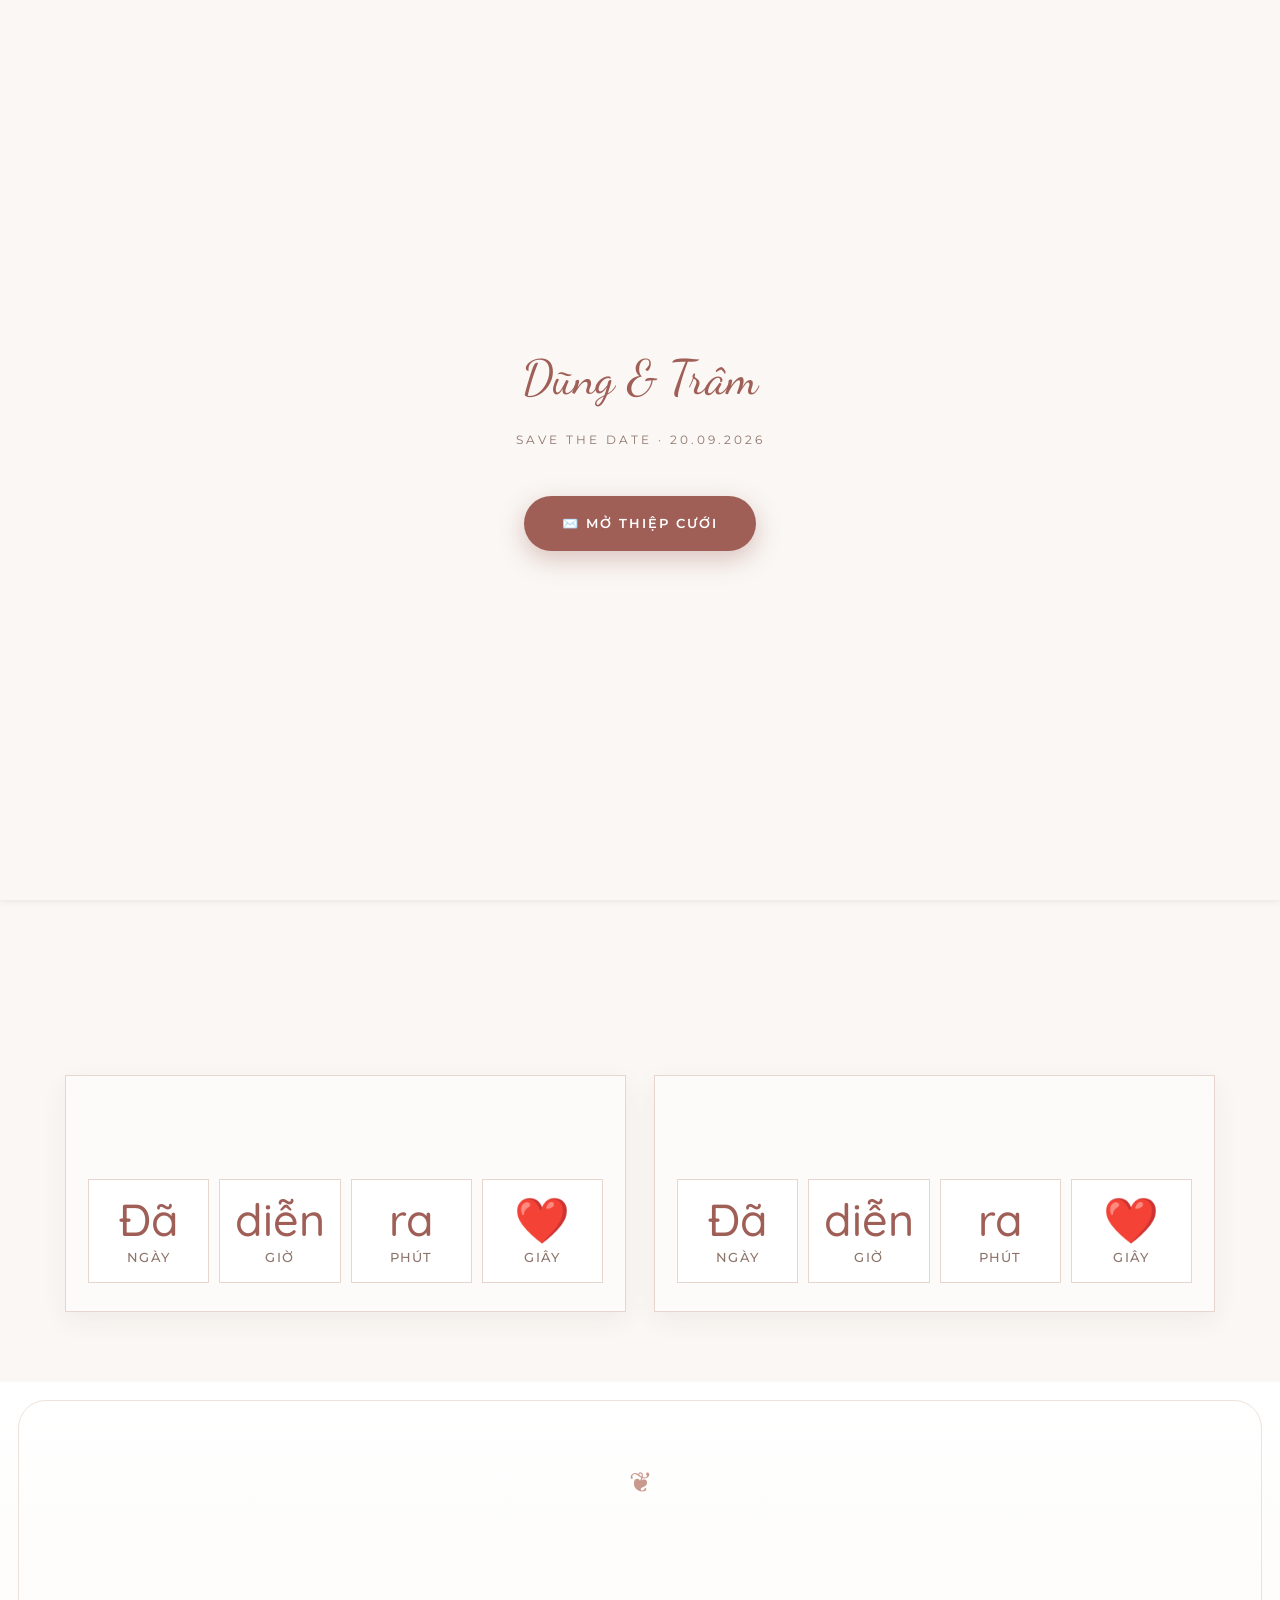
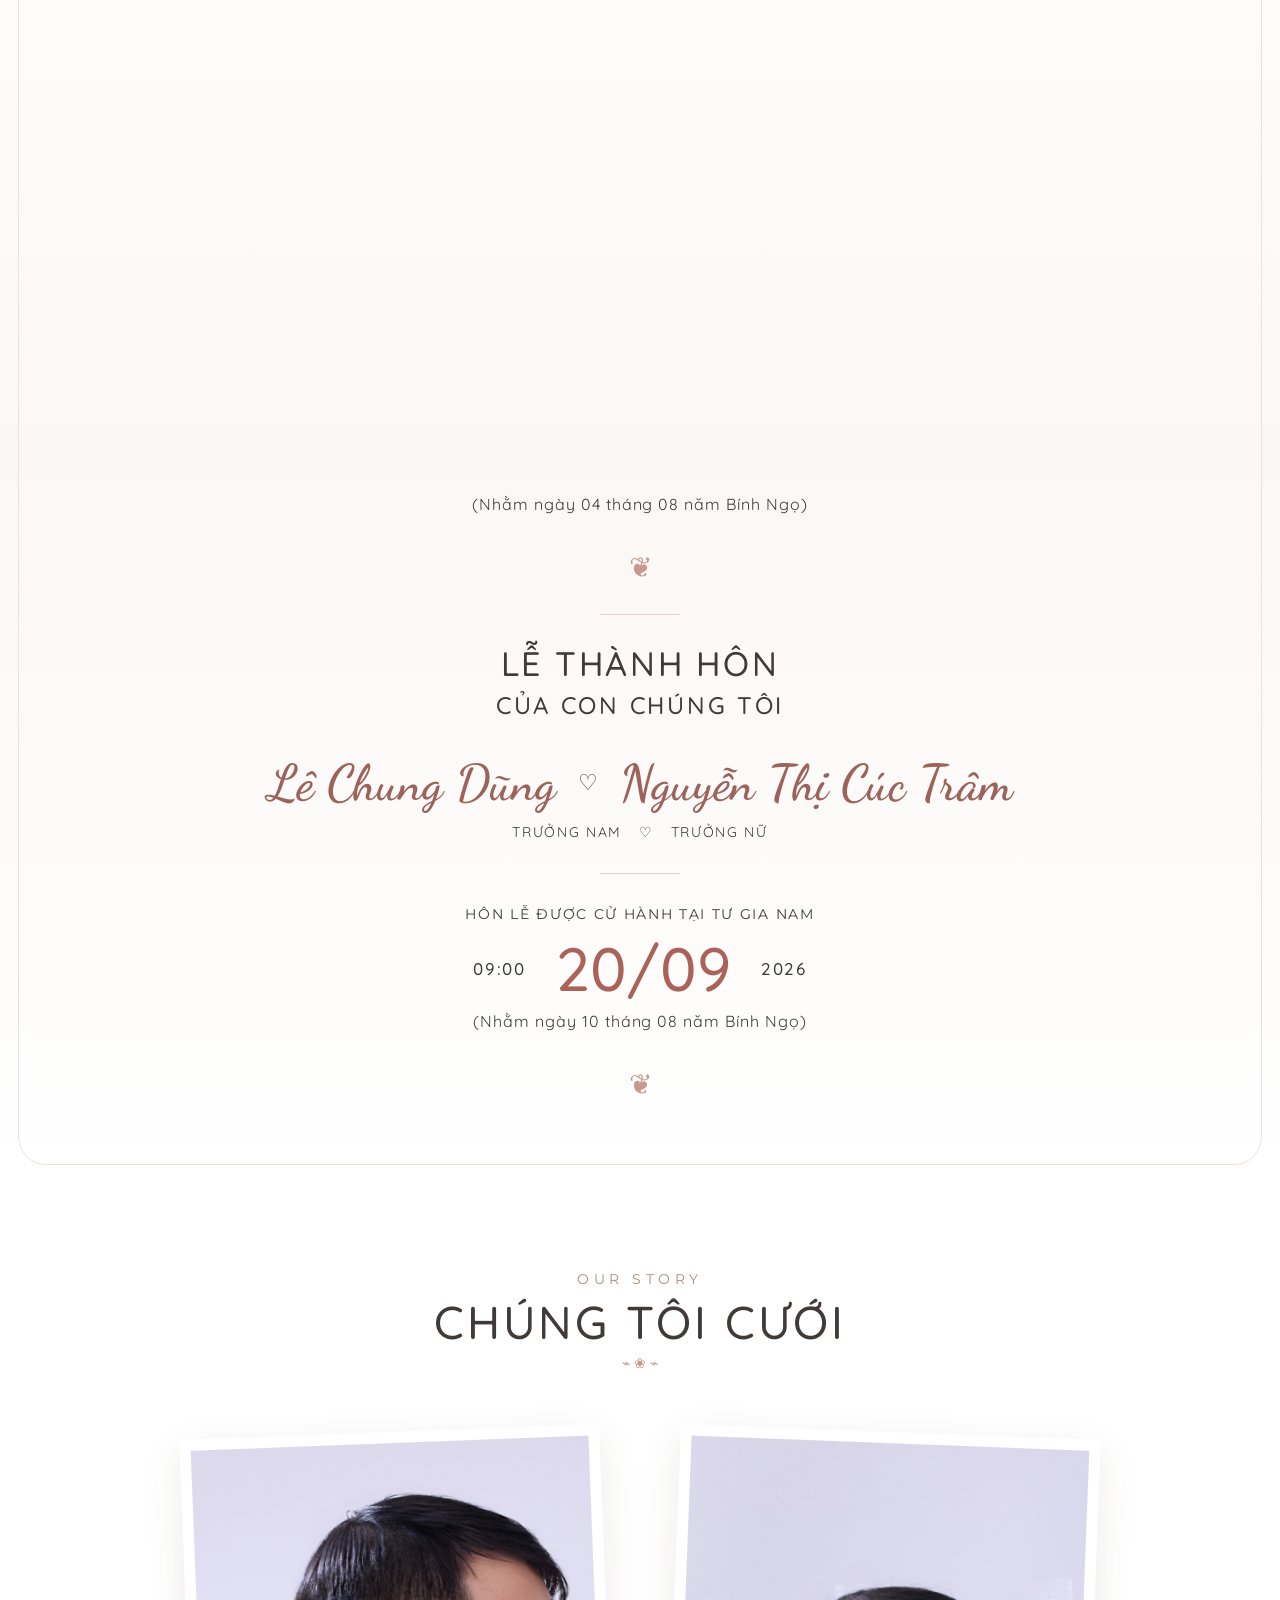
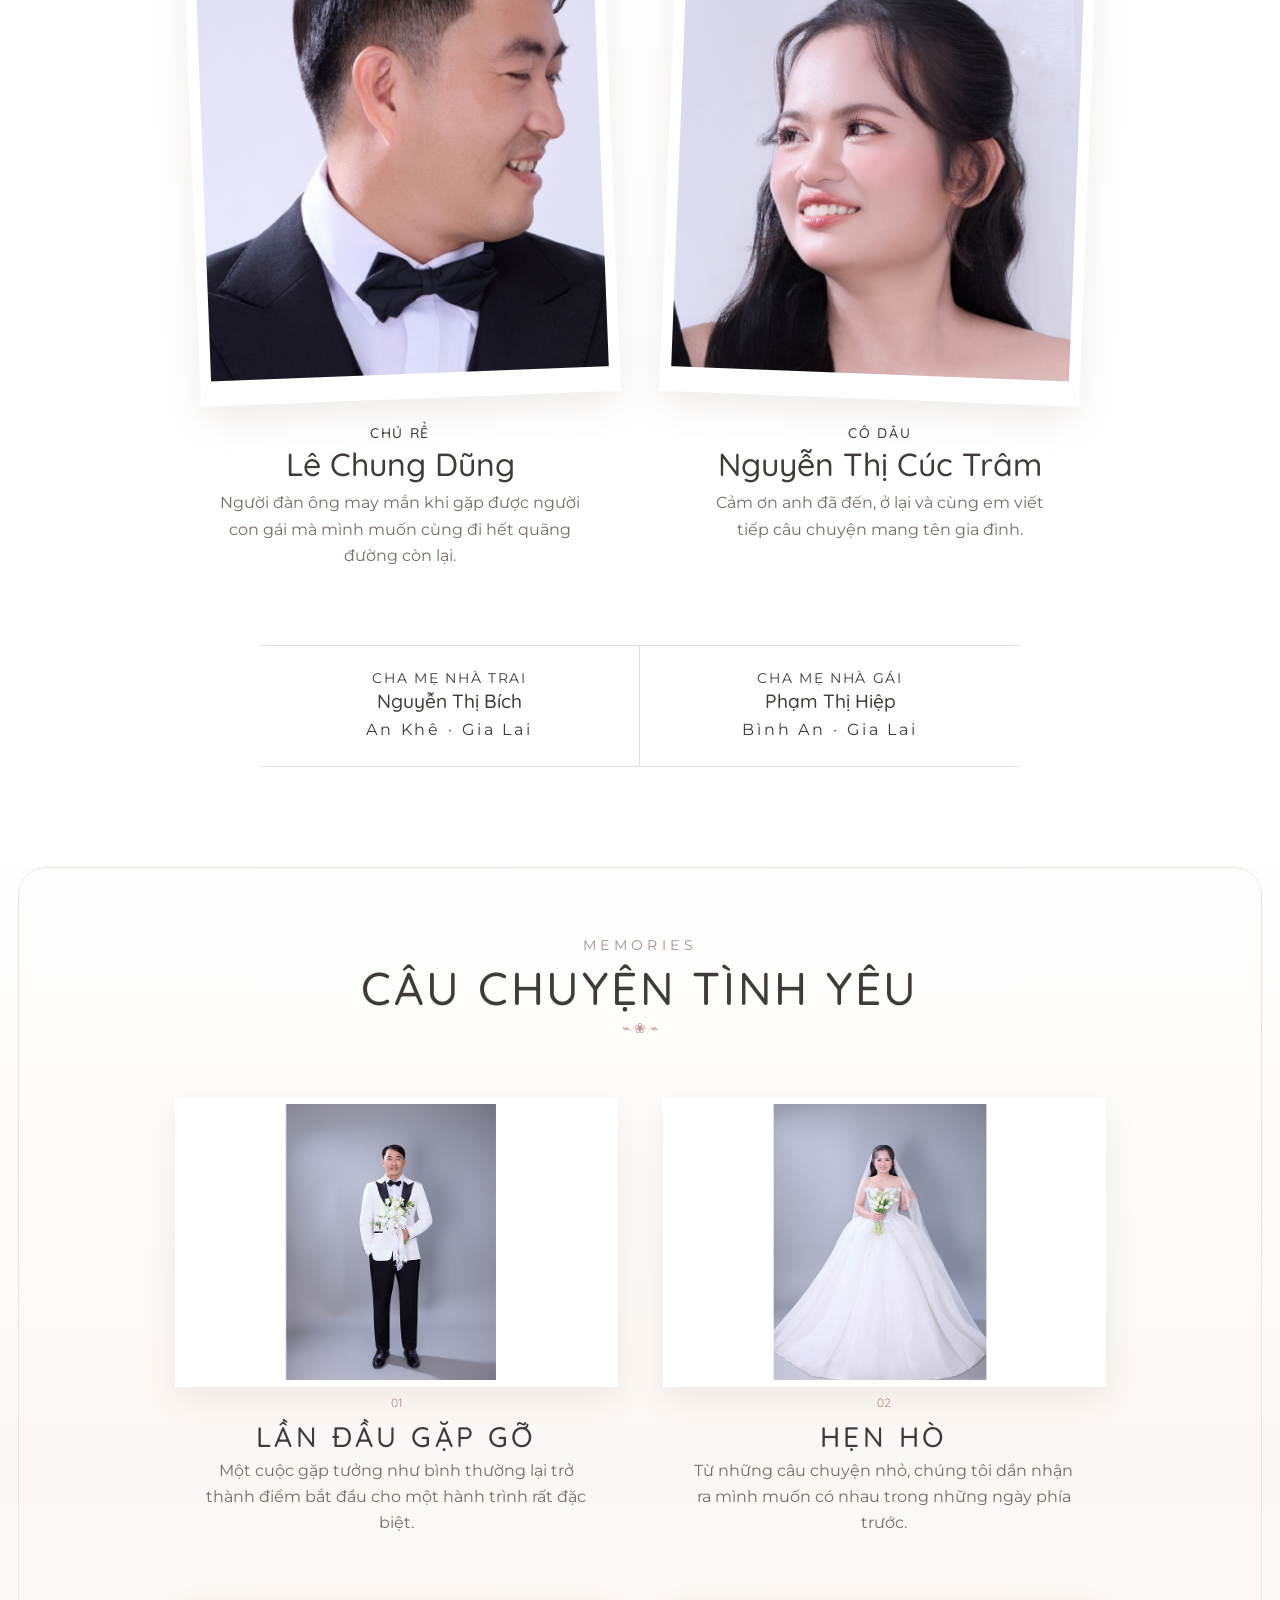
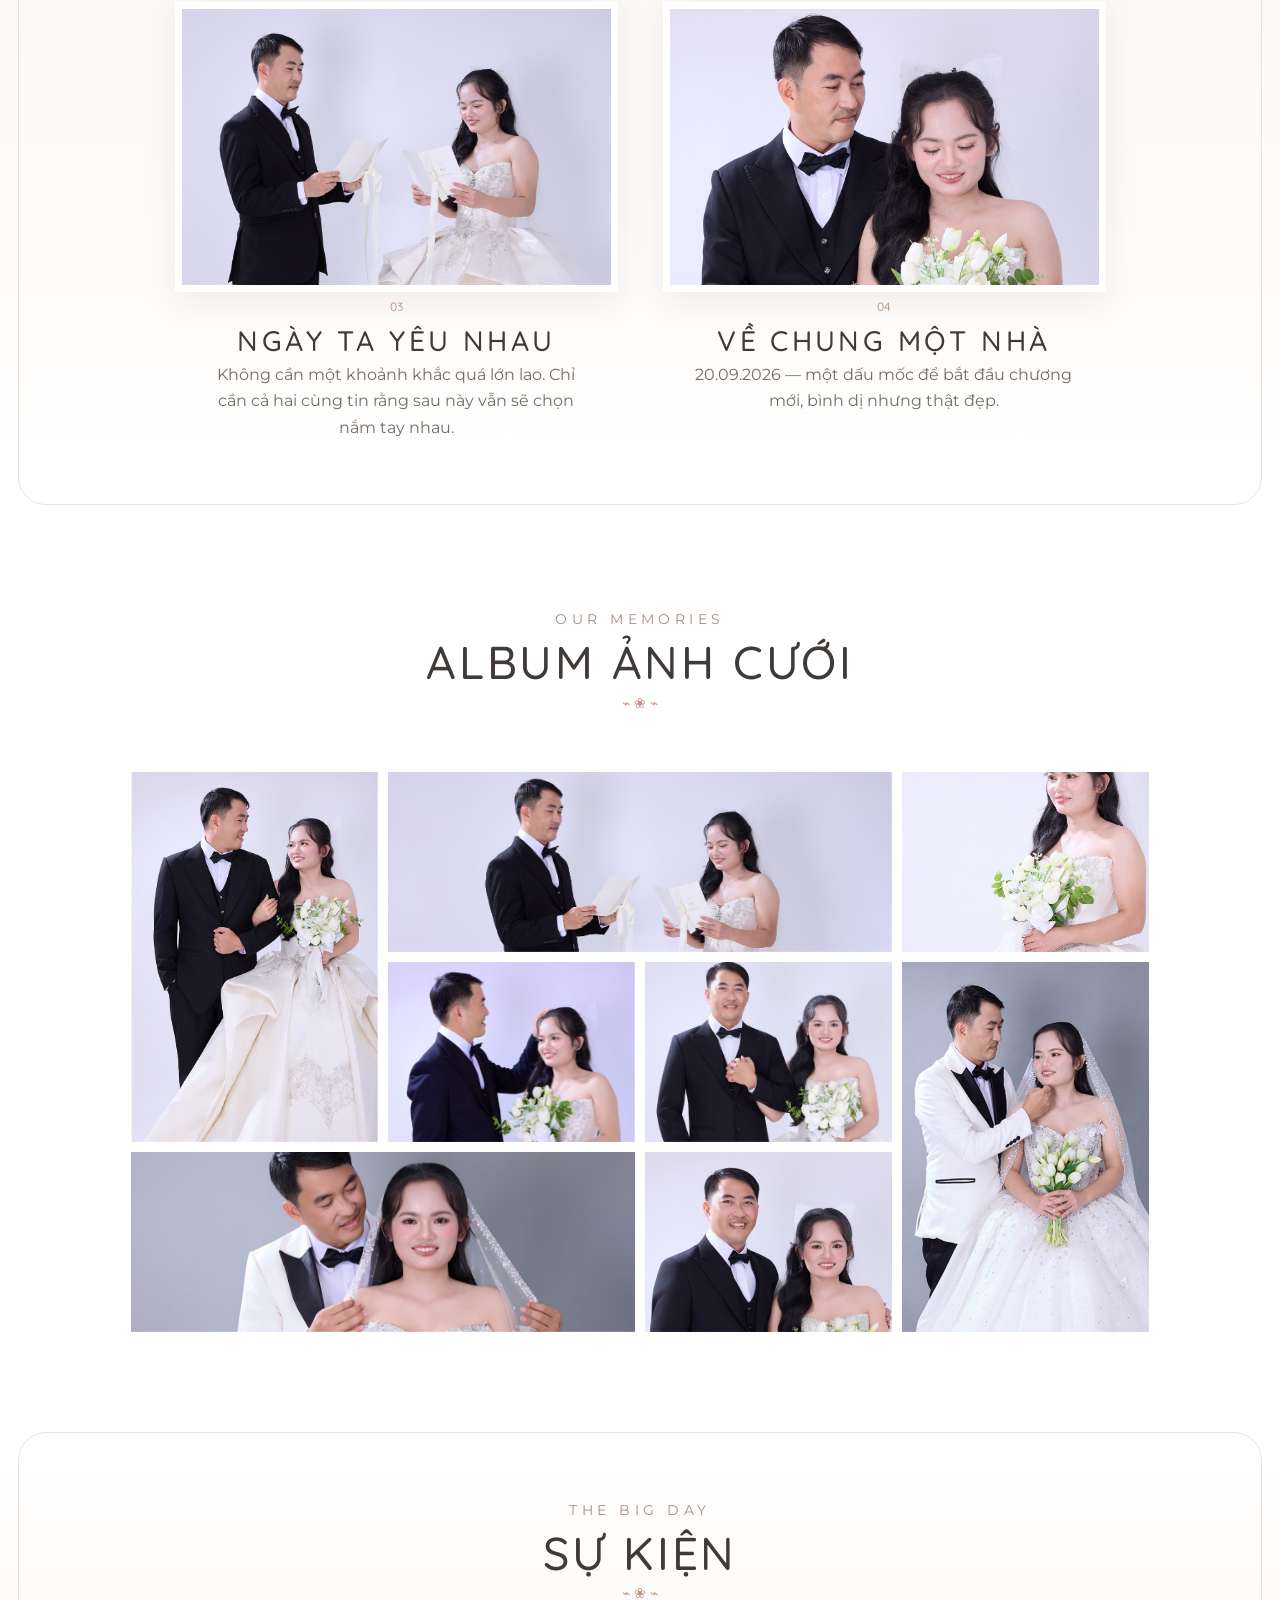
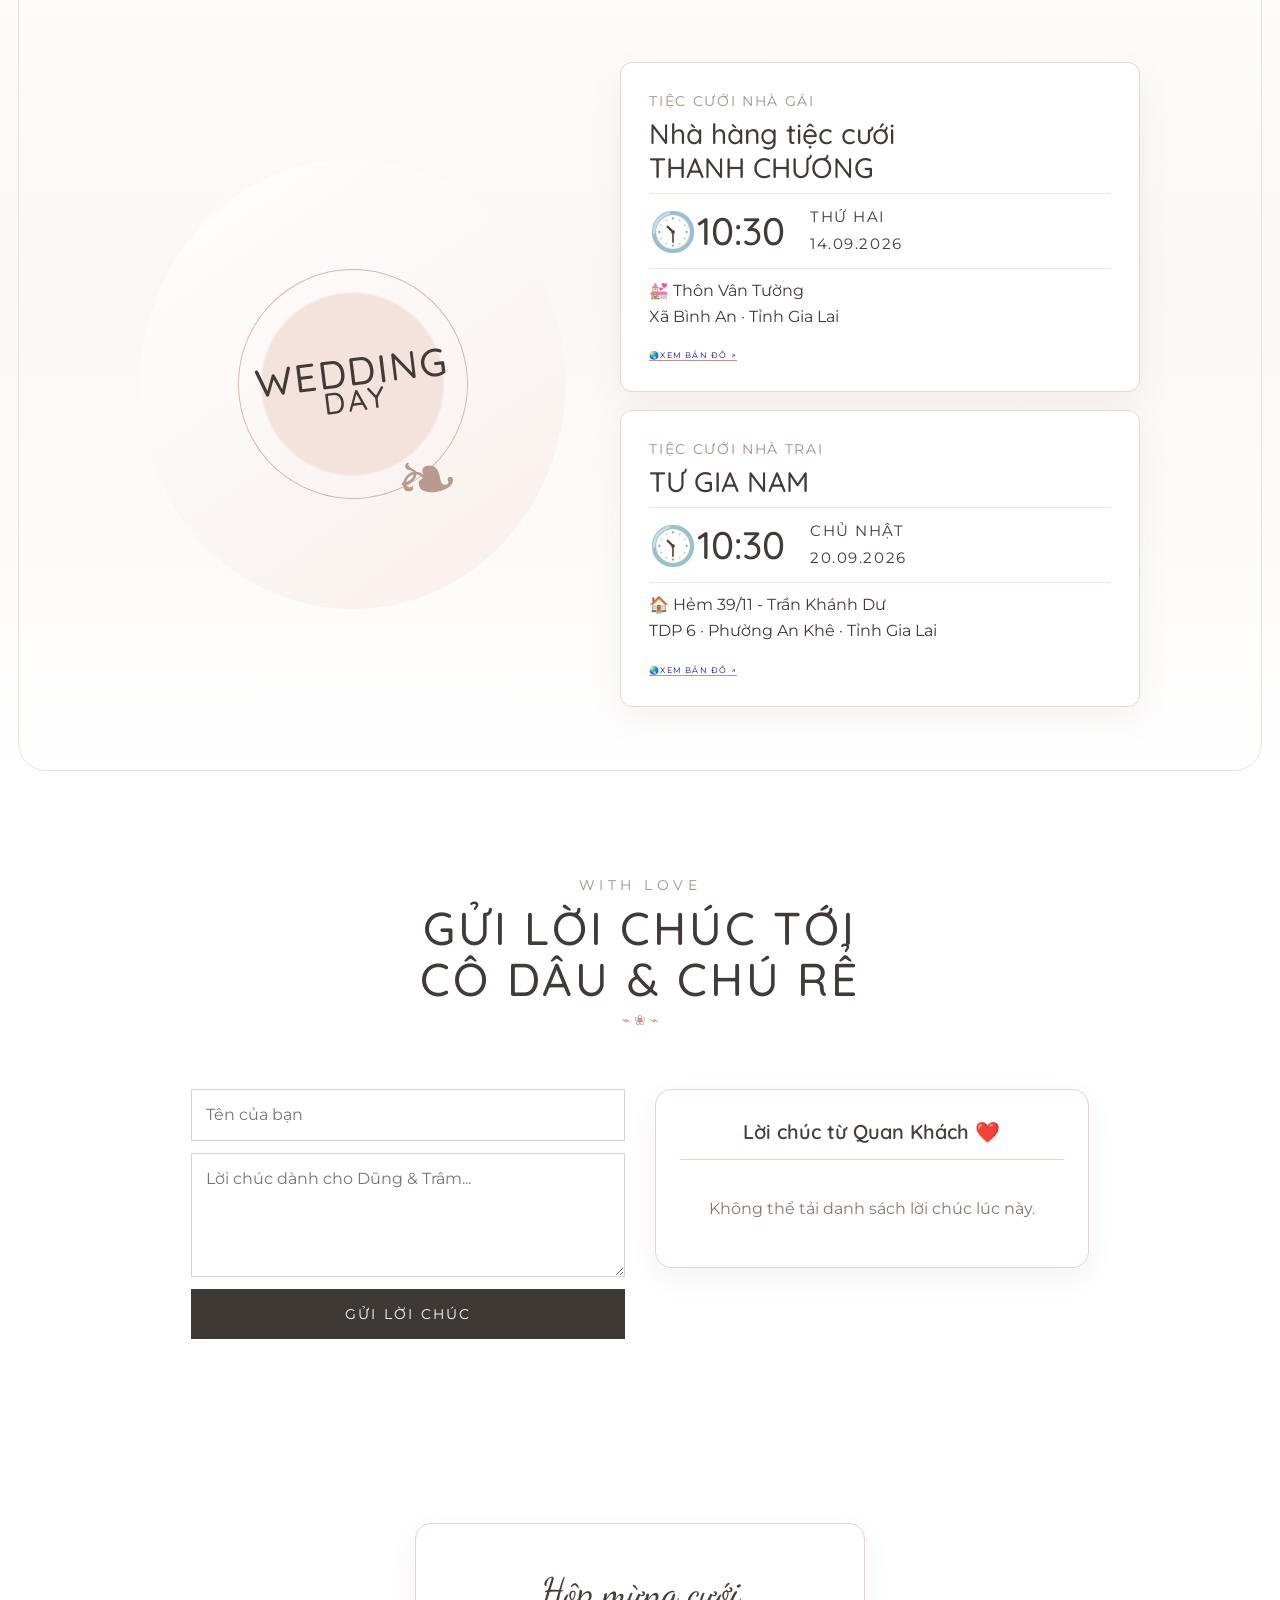
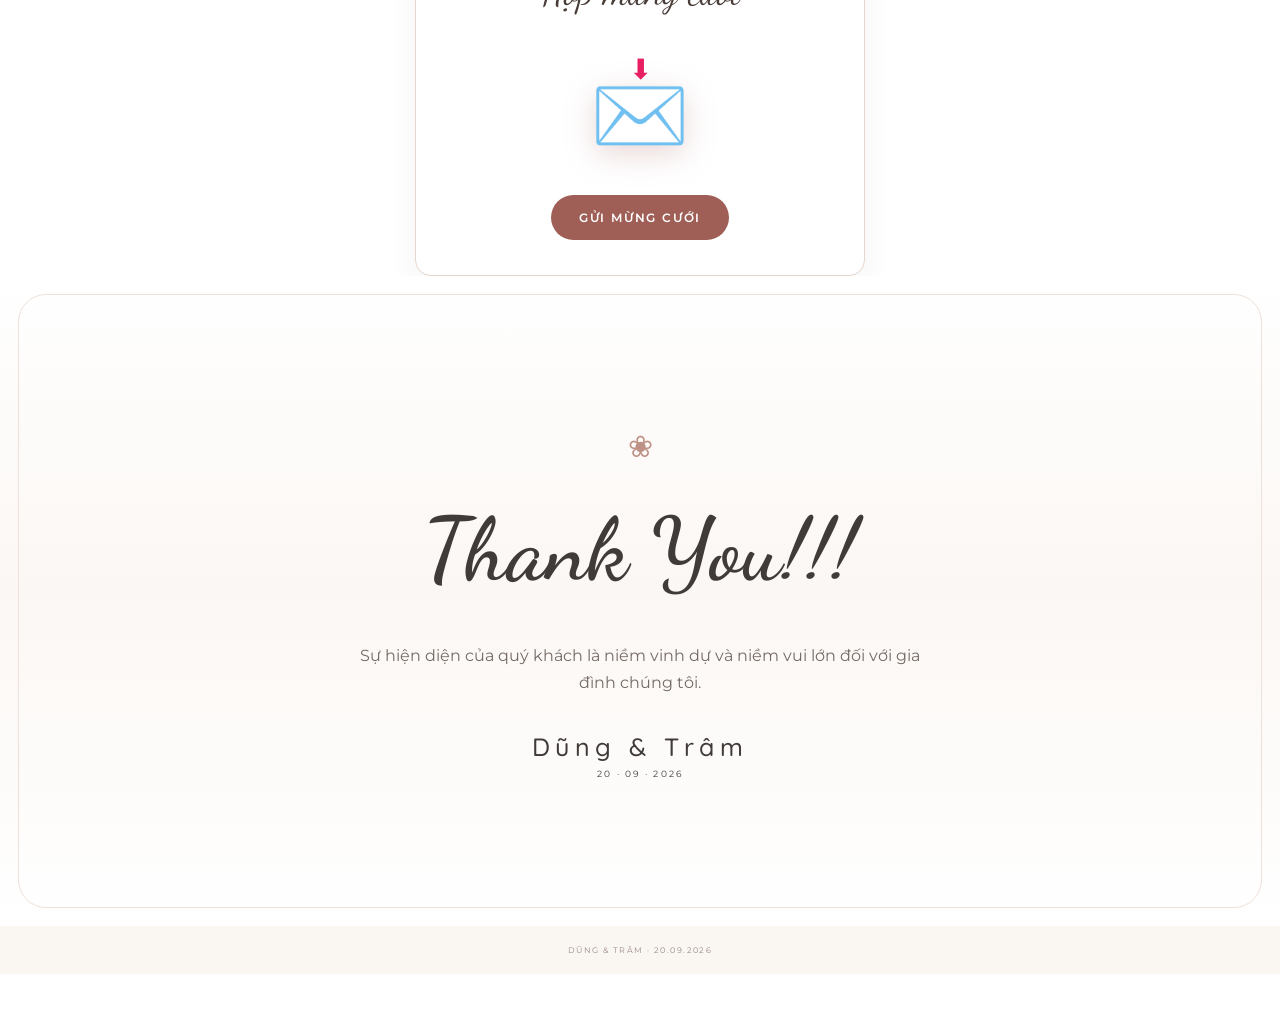
<file: index - Sao chép.html>
<!doctype html>
<html lang="vi">

<head>
  <meta charset="utf-8">
  <meta name="viewport" content="width=device-width,initial-scale=1,viewport-fit=cover">
  <meta name="theme-color" content="#faf7f4">
  <meta name="description" content="Thiệp cưới Dũng & Trâm — 20.09.2026">
  <title>Dũng & Trâm — 20.09.2026</title>
  <link rel="preconnect" href="https://fonts.googleapis.com">
  <link rel="preconnect" href="https://fonts.gstatic.com" crossorigin>
  <link rel="preload" as="style"
    href="https://fonts.googleapis.com/css2?family=Dancing+Script:wght@500;600;700&family=Montserrat:wght@300;400;500;600&family=Quicksand:wght@400;500;600&display=swap">
  <link
    href="https://fonts.googleapis.com/css2?family=Dancing+Script:wght@500;600;700&family=Montserrat:wght@300;400;500;600&family=Quicksand:wght@400;500;600&display=swap"
    rel="stylesheet">
  <link rel="stylesheet" href="css/style.css">
  <link rel="stylesheet" href="css/fix-patch.css">
  <link rel="icon"
    href="data:image/svg+xml,<svg xmlns=%22http://www.w3.org/2000/svg%22 viewBox=%220 0 100 100%22><text y=%22.9em%22 font-size=%2290%22>💍</text></svg>">
  <style id="countdown-style">
    .wedding-countdown {
      padding: 70px 20px;
      text-align: center;
      background: #faf7f4;
      position: relative;
      overflow: hidden
    }

    .wedding-countdown .countdown-kicker {
      font: 500 12px Montserrat, sans-serif;
      letter-spacing: .28em;
      color: #8e756b;
      text-transform: uppercase
    }

    .wedding-countdown h2 {
      margin: 12px 0 35px;
      font: 500 34px "Quicksand", serif;
      color: #493d38
    }

    .countdown-events {
      display: grid;
      grid-template-columns: repeat(2, minmax(0, 1fr));
      gap: 28px;
      max-width: 1150px;
      margin: 0 auto
    }

    .countdown-event {
      background: rgba(255, 255, 255, .55);
      border: 1px solid #e6d6ce;
      padding: 28px 22px;
      box-shadow: 0 8px 25px rgba(90, 55, 45, .06)
    }

    .countdown-label {
      font: 600 13px Montserrat, sans-serif;
      letter-spacing: .18em;
      color: #8e756b;
      text-transform: uppercase
    }

    .countdown-date {
      font: 500 17px Montserrat, sans-serif;
      letter-spacing: .12em;
      color: #a66b61;
      margin: 10px 0 24px
    }

    .countdown-boxes {
      display: grid;
      grid-template-columns: repeat(4, 1fr);
      gap: 10px
    }

    .countdown-box {
      background: #fff;
      border: 1px solid #e6d6ce;
      padding: 17px 6px
    }

    .countdown-box strong {
      display: block;
      font: 500 36px "Quicksand", serif;
      color: #9f5f57;
      line-height: 1
    }

    .countdown-box span {
      display: block;
      margin-top: 7px;
      font: 500 9px Montserrat, sans-serif;
      letter-spacing: .16em;
      color: #8e756b;
      text-transform: uppercase
    }

    .countdown-finished {
      font: 500 22px "Quicksand", serif;
      color: #9f5f57
    }

    @media(max-width:700px) {
      .countdown-events {
        grid-template-columns: 1fr
      }

      .wedding-countdown {
        padding: 55px 15px
      }

      .wedding-countdown h2 {
        font-size: 30px
      }

      .countdown-boxes {
        gap: 6px
      }

      .countdown-box {
        padding: 14px 3px
      }

      .countdown-box strong {
        font-size: 30px
      }
    }
  </style>

  <style id="responsive-readability">
    html {
      font-size: 16px;
      scroll-behavior: auto !important;
    }

    body {
      overflow-x: hidden
    }

    img {
      max-width: 100%;
      height: auto
    }

    .section,
    .section-paper {
      padding-left: clamp(18px, 4vw, 60px);
      padding-right: clamp(18px, 4vw, 60px)
    }

    .section-heading h2 {
      font-size: clamp(30px, 4vw, 46px);
      line-height: 1.12
    }

    .section-heading span,
    .section-heading i {
      font-size: clamp(12px, 1.2vw, 14px)
    }

    .tiny-heading,
    .person-role,
    .ceremony-label,
    .roman,
    .parents small,
    .family-strip span,
    .event-card>span {
      font-size: clamp(12px, 1.15vw, 14px) !important;
      line-height: 1.5;
      letter-spacing: .12em
    }

    .parents p,
    .family-strip small,
    .person p,
    .story-copy p,
    .event-card p,
    .thanks-inner p {
      font-size: clamp(15px, 1.25vw, 18px) !important;
      line-height: 1.65
    }

    .parents strong,
    .family-strip b {
      font-size: clamp(16px, 1.5vw, 20px) !important
    }

    .story-copy h3,
    .event-card h3 {
      font-size: clamp(22px, 2.2vw, 30px);
      line-height: 1.2
    }

    .event-time b {
      font-size: clamp(28px, 3vw, 40px)
    }

    .event-time small {
      font-size: clamp(13px, 1.2vw, 16px)
    }

    .wish-form input,
    .wish-form textarea {
      font-size: 16px !important;
      line-height: 1.5
    }

    .wish-form button {
      font-size: 14px !important;
      min-height: 48px
    }

    .drawer a {
      font-size: 16px !important;
      padding: 12px 0
    }

    .hero-sub,
    .hero-save {
      font-size: clamp(12px, 1.2vw, 15px) !important
    }

    .countdown-events {
      width: min(100%, 1150px)
    }

    .countdown-event-label,
    .countdown-label {
      font-size: clamp(14px, 1.3vw, 17px) !important
    }

    .countdown-date {
      font-size: clamp(16px, 1.4vw, 19px) !important
    }

    .countdown-box strong {
      font-size: clamp(34px, 3.5vw, 48px)
    }

    .countdown-box span {
      font-size: clamp(11px, 1.2vw, 13px) !important;
      letter-spacing: .1em
    }

    .countdown-finished {
      font-size: clamp(20px, 2vw, 26px)
    }


    .gift-box-card {
      background: #ffffff;
      border: 1px solid #e6d6ce;
      border-radius: 16px;
      padding: 35px 25px;
      text-align: center;
      box-shadow: 0 10px 30px rgba(90, 55, 45, 0.06);
      cursor: pointer;
      transition: transform 0.3s ease, box-shadow 0.3s ease;
      display: flex;
      flex-direction: column;
      align-items: center;
      justify-content: center;
    }

    .gift-box-card:hover {
      transform: translateY(-5px);
      box-shadow: 0 15px 35px rgba(90, 55, 45, 0.12);
    }

    .gift-box-title {
      font-family: 'Dancing Script', cursive;
      font-size: 38px;
      color: #493d38;
      margin-bottom: 20px;
    }

    .gift-icon-wrap {
      position: relative;
      width: 140px;
      height: 120px;
      margin: 10px 0 20px;
      display: flex;
      align-items: center;
      justify-content: center;
    }

    .gift-envelope {
      font-size: 80px;
      line-height: 1;
      filter: drop-shadow(0 8px 15px rgba(159, 95, 87, 0.25));
    }

    .gift-arrow {
      position: absolute;
      top: -10px;
      font-size: 28px;
      color: #e91e63;
      animation: bounceArrow 1.5s infinite;
    }

    @keyframes bounceArrow {

      0%,
      100% {
        transform: translateY(0);
      }

      50% {
        transform: translateY(8px);
      }
    }

    .gift-box-btn {
      background: #9f5f57;
      color: #fff;
      border: none;
      padding: 12px 28px;
      border-radius: 30px;
      font-family: 'Montserrat', sans-serif;
      font-size: 12px;
      font-weight: 600;
      letter-spacing: 0.15em;
      text-transform: uppercase;
    }

    .wish-container {
      display: grid;
      grid-template-columns: 1fr 1fr;
      gap: 30px;
      max-width: 1100px;
      margin: 0 auto;
      align-items: start;
    }

    .wish-list-box {
      background: #ffffff;
      border: 1px solid #e6d6ce;
      border-radius: 16px;
      padding: 24px;
      max-height: 580px;
      overflow-y: auto;
      box-shadow: 0 10px 30px rgba(90, 55, 45, 0.06);
    }

    .wish-list-title {
      font-family: 'Quicksand', serif;
      font-size: 20px;
      font-weight: 600;
      color: #493d38;
      margin-bottom: 15px;
      padding-bottom: 10px;
      border-bottom: 1px solid #e6d6ce;
      text-align: center;
    }

    .wish-item {
      border-bottom: 1px dashed #e6d6ce;
      padding: 14px 0;
    }

    .wish-item:last-child {
      border-bottom: none;
    }

    .wish-item-name {
      font-family: 'Montserrat', sans-serif;
      font-size: 14px;
      font-weight: 600;
      color: #9f5f57;
      margin-bottom: 4px;
    }

    .wish-item-msg {
      font-family: 'Quicksand', sans-serif;
      font-size: 15px;
      color: #493d38;
      line-height: 1.5;
      white-space: pre-line;
    }


    .bank-modal {
      display: none;
      position: fixed;
      top: 0;
      left: 0;
      width: 100vw;
      height: 100vh;
      background: rgba(0, 0, 0, 0.6);
      backdrop-filter: blur(4px);
      z-index: 9999999;
      align-items: center;
      justify-content: center;
      padding: 20px;
      box-sizing: border-box;
    }

    .bank-modal.active {
      display: flex;
    }

    .bank-modal-content {
      background: #ffffff;
      border-radius: 20px;
      max-width: 420px;
      width: 100%;
      padding: 35px 24px 30px;
      text-align: center;
      position: relative;
      box-shadow: 0 20px 50px rgba(0, 0, 0, 0.2);
      animation: popIn 0.3s ease;
      display: flex;
      flex-direction: column;
      align-items: center;
      justify-content: center;
    }

    @keyframes popIn {
      from {
        transform: scale(0.85);
        opacity: 0;
      }

      to {
        transform: scale(1);
        opacity: 1;
      }
    }

    .bank-modal-close {
      position: absolute;
      top: 15px;
      right: 20px;
      font-size: 28px;
      color: #8e756b;
      cursor: pointer;
      line-height: 1;
    }

    .bank-modal-name {
      font-family: 'Quicksand', serif;
      font-size: 28px;
      color: #493d38;
      margin: 6px 0 12px;
    }

    .bank-modal-info {
      font-family: 'Montserrat', sans-serif;
      font-size: 13px;
      letter-spacing: 0.12em;
      color: #8e756b;
      text-transform: uppercase;
      margin-bottom: 6px;
    }

    .bank-modal-acc {
      font-family: 'Montserrat', sans-serif;
      font-size: 16px;
      font-weight: 600;
      color: #9f5f57;
      margin-bottom: 20px;
    }

    .bank-modal-qr {
      width: 220px;
      height: 220px;
      object-fit: contain;
      border-radius: 16px;
      border: 1px solid #e6d6ce;
      padding: 10px;
      background: #fff;
      display: block;
      margin: 0 auto;
      box-shadow: 0 4px 15px rgba(0, 0, 0, 0.04);
    }

    @media (max-width:900px) {

      .couple-pair,
      .event-wrap {
        gap: 28px
      }

      .paper-card {
        padding: clamp(24px, 5vw, 50px) !important
      }
    }

    @media (max-width:700px) {

      .section,
      .section-paper {
        padding-left: 16px;
        padding-right: 16px
      }

      .section-heading {
        margin-bottom: 28px
      }

      .section-heading h2 {
        font-size: 30px
      }

      .couple-pair,
      .story-grid,
      .event-wrap,
      .wish-container {
        grid-template-columns: 1fr !important
      }

      .family-strip {
        grid-template-columns: 1fr !important;
        gap: 16px
      }

      .countdown-events {
        grid-template-columns: 1fr;
        gap: 16px
      }

      .countdown-event {
        padding: 24px 14px
      }

      .countdown-box {
        min-width: 0;
        padding: 16px 4px
      }

      .countdown-box strong {
        font-size: 32px
      }

      .countdown-box span {
        font-size: 10px !important
      }

      .parents {
        gap: 22px !important
      }

      .parents p {
        font-size: 15px !important
      }

      .story-item,
      .story-item.reverse {
        grid-template-columns: 1fr !important
      }

      .event-card {
        padding: 24px 18px !important
      }

      .wish-form {
        width: 100% !important
      }
    }

    @media (max-width:480px) {
      body {
        font-size: 16px
      }

      .hero-copy {
        padding: 0 18px
      }

      .hero-script {
        font-size: clamp(48px, 14vw, 72px) !important
      }

      .countdown-kicker {
        font-size: 11px !important;
        letter-spacing: .18em !important
      }

      .wedding-countdown h2 {
        font-size: 29px !important
      }

      .countdown-boxes {
        gap: 5px
      }

      .countdown-box {
        padding: 13px 2px
      }

      .countdown-box strong {
        font-size: 29px
      }

      .countdown-box span {
        font-size: 9px !important
      }

      .parents {
        grid-template-columns: 1fr !important
      }

      .couple-names {
        font-size: clamp(28px, 9vw, 42px) !important
      }

      .date-lockup b {
        font-size: clamp(32px, 10vw, 46px) !important
      }

      .section-heading h2 {
        font-size: 28px
      }

      .story-copy p,
      .person p,
      .event-card p,
      .thanks-inner p {
        font-size: 16px !important
      }
    }

    .bank-tabs {
      display: flex;
      gap: 10px;
      margin-bottom: 20px;
      border-bottom: 2px solid #e6d6ce;
      width: 100%;
      justify-content: center;
    }

    .bank-tab-btn {
      background: none;
      border: none;
      padding: 8px 20px;
      font-family: 'Montserrat', sans-serif;
      font-size: 13px;
      font-weight: 600;
      letter-spacing: 0.15em;
      color: #8e756b;
      cursor: pointer;
      border-bottom: 3px solid transparent;
      margin-bottom: -2px;
      transition: all 0.3s ease;
    }

    .bank-tab-btn.active {
      color: #9f5f57;
      border-bottom-color: #9f5f57;
    }

    .bank-tab-content {
      display: none;
      width: 100%;
    }

    .bank-tab-content.active {
      display: block;
    }

    body {
      overflow-x: hidden;
      padding-bottom: 45px !important;
    }

    .marquee-wrapper {
      position: fixed !important;
      bottom: 0 !important;
      left: 0 !important;
      width: 100vw !important;
      z-index: 999999 !important;
      overflow: hidden !important;
      background: #9f5f57;
      color: #ffffff;
      padding: 10px 0;
      box-shadow: 0 -2px 10px rgba(0, 0, 0, 0.15);
      pointer-events: auto;
    }

    .marquee-content {
      display: flex !important;
      width: max-content !important;
      white-space: nowrap !important;
      will-change: transform;
      animation: marqueeScroll 18s linear infinite !important;
    }

    .marquee-content span {
      font-family: 'Montserrat', sans-serif;
      font-size: 13px;
      font-weight: 500;
      letter-spacing: 0.18em;
      text-transform: uppercase;
      padding-right: 60px;
      flex-shrink: 0;
    }

    @keyframes marqueeScroll {
      0% {
        transform: translateX(0);
      }

      100% {
        transform: translateX(-50%);
      }
    }

    #menuToggle,
    #musicToggle,
    .floating {
      opacity: 0 !important;
      pointer-events: none !important;
      bottom: 43px !important;
      z-index: 9999999 !important;
      transition: opacity 0.3s ease;
    }


    body.card-opened #menuToggle,
    body.card-opened #musicToggle,
    body.card-opened .floating {
      opacity: 1 !important;
      pointer-events: auto !important;
    }


    .marquee-wrapper {
      z-index: 999990 !important;
    }

    .reveal-left,
    .reveal-right,
    .reveal-top,
    .reveal-bottom {
      opacity: 0;
      transition: opacity 2.8s cubic-bezier(0.16, 1, 0.3, 1),
        transform 2.8s cubic-bezier(0.16, 1, 0.3, 1) !important;
      backface-visibility: hidden;
      -webkit-backface-visibility: hidden;
      will-change: opacity, transform;
    }

    .reveal-left {
      transform: translate3d(-135px, 0, 0);
    }

    .reveal-right {
      transform: translate3d(135px, 0, 0);
    }

    .reveal-top {
      transform: translate3d(0, -35px, 0);
    }

    .reveal-bottom {
      transform: translate3d(0, 35px, 0);
    }

    /* Các mức độ trễ tùy chọn */
    .delay-1 {
      transition-delay: 0.3s !important;
    }

    .delay-2 {
      transition-delay: 0.6s !important;
    }

    .delay-3 {
      transition-delay: 1.2s !important;
    }

    .reveal-left.active,
    .reveal-right.active,
    .reveal-top.active,
    .reveal-bottom.active {
      opacity: 1 !important;
      transform: translate3d(0, 0, 0) !important;
    }




    html,
    body {
      overflow-x: hidden !important;
      max-width: 100vw;
    }


    /* Khung bao ngoài - Căn giữa trục dọc tuyệt đối */
    .marquee-wrapper {
      position: fixed !important;
      bottom: 0 !important;
      left: 0 !important;
      right: 0 !important;
      width: 100% !important;
      height: 40px !important;
      display: flex !important;
      align-items: center !important;
      /* Căn chữ chính giữa theo chiều cao */
      overflow: hidden !important;
      z-index: 999990 !important;
      transform: translateZ(0);
      -webkit-transform: translateZ(0);
      /* KHÔNG đặt background ở đây để giữ nguyên màu nền cũ từ file HTML */
    }

    /* Dải chứa nội dung di chuyển */
    .marquee-content {
      display: flex !important;
      align-items: center !important;
      width: max-content !important;
      white-space: nowrap !important;
      animation: marquee-infinite 20s linear infinite !important;
      will-change: transform;
    }

    /* Thẻ span - Giữ nguyên màu sắc & Style cũ */
    .marquee-content span {
      display: inline-flex !important;
      align-items: center !important;
      padding-right: 25px;
      /* Khoảng cách nối đuôi giữa các câu */
      /* KHÔNG đặt color hay font-size ở đây để nhận toàn bộ màu sắc & font cũ */
    }

    /* Animation trượt mượt vô tận */
    @keyframes marquee-infinite {
      0% {
        transform: translate3d(0, 0, 0);
      }

      100% {
        transform: translate3d(-50%, 0, 0);
      }
    }

    /* Chống vỡ khung/tràn lề ngang khi Nhà Trai & Nhà Gái trượt từ 2 bên vào */
    .parents {
      overflow: hidden !important;
    }
  </style>
</head>

<body>

  <div id="preloader"
    style="position:fixed;top:0;left:0;width:100vw;height:100vh;background:#faf7f4;z-index:9999999;display:flex;flex-direction:column;align-items:center;justify-content:center;text-align:center;padding:20px;box-sizing:border-box;">
    <div id="preloaderTitle"
      style="font-family:'Dancing Script', 'Great Vibes', 'Brush Script MT', cursive; font-size:48px; color:#9f5f57; margin-bottom:8px; line-height:1.2; opacity:0; transition:opacity 0.25s ease;">
      Dũng &amp; Trâm
    </div>
    <div
      style="font-family:'Montserrat', sans-serif; font-size:12px; letter-spacing:0.25em; color:#8e756b; margin-bottom:32px; text-transform:uppercase;">
      Save The Date · 20.09.2026
    </div>
    <button id="btnOpenWeddingCard"
      style="background:#9f5f57; color:#ffffff; border:none; padding:16px 38px; border-radius:50px; font-family:'Montserrat', sans-serif; font-size:13px; font-weight:600; letter-spacing:0.15em; cursor:pointer; box-shadow:0 8px 25px rgba(159,95,87,0.35); transition:transform 0.2s ease;">
      ✉️ MỞ THIỆP CƯỚI
    </button>
  </div>

  <script>
    if (document.fonts) {
      document.fonts.ready.then(function () {
        const title = document.getElementById('preloaderTitle');
        if (title) title.style.opacity = '1';
      });
    } else {
      window.addEventListener('load', function () {
        const title = document.getElementById('preloaderTitle');
        if (title) title.style.opacity = '1';
      });
    }
  </script>

  <button class="floating menu-toggle" id="menuToggle"
    aria-label="Menu"><span></span><span></span><span></span></button>
  <button class="floating music-toggle" id="musicToggle" aria-label="Nhạc">♪</button>
  <nav class="drawer" id="drawer">
    <a href="#home">Trang đầu</a><a href="#invite">Thiệp mời</a><a href="#couple">Chúng tôi cưới</a>
    <a href="#story">Câu chuyện</a><a href="#gallery">Album</a><a href="#events">Sự kiện</a><a href="#wishes">Lời
      chúc</a>
  </nav>

  <section class="hero" id="home">
    <img id="heroImg" class="hero-image" alt="">
    <div class="hero-wash"></div>
    <div class="hero-vignette"></div>
    <div class="hero-copy reveal-top delay-3">
      <div class="hero-save">SAVE THE DATE</div>
      <div class="hero-date" data-date></div>
      <div class="hero-script" data-short-names></div>
      <div class="hero-line"></div>
      <div class="hero-sub">TRÂN TRỌNG KÍNH MỜI</div>
      <a class="hero-scroll" href="#invite"><span>KÉO XUỐNG</span><b>⌄</b></a>
    </div>
  </section>



  <section class="wedding-countdown" id="countdown">
    <div class="countdown-kicker reveal-top">SAVE THE DATE</div>
    <h2 class="reveal-bottom delay-1">ĐẾM NGƯỢC NGÀY TRỌNG ĐẠI</h2>
    <div class="countdown-events">
      <div class="countdown-event">
        <div class="countdown-label reveal-top">NGÀY VU QUY</div>
        <div class="countdown-date reveal-bottom">14 · 09 · 2026</div>
        <div class="countdown-boxes">
          <div class="countdown-box"><strong id="cd-bride-days">--</strong><span>Ngày</span></div>
          <div class="countdown-box"><strong id="cd-bride-hours">--</strong><span>Giờ</span></div>
          <div class="countdown-box"><strong id="cd-bride-minutes">--</strong><span>Phút</span></div>
          <div class="countdown-box"><strong id="cd-bride-seconds">--</strong><span>Giây</span></div>
        </div>
      </div>
      <div class="countdown-event">
        <div class="countdown-label reveal-top">NGÀY THÀNH HÔN</div>
        <div class="countdown-date reveal-bottom">20 · 09 · 2026</div>
        <div class="countdown-boxes">
          <div class="countdown-box"><strong id="cd-groom-days">--</strong><span>Ngày</span></div>
          <div class="countdown-box"><strong id="cd-groom-hours">--</strong><span>Giờ</span></div>
          <div class="countdown-box"><strong id="cd-groom-minutes">--</strong><span>Phút</span></div>
          <div class="countdown-box"><strong id="cd-groom-seconds">--</strong><span>Giây</span></div>
        </div>
      </div>
    </div>
  </section>

  <section class="invite section-paper" id="invite">
    <div class="paper-card reveal">
      <div class="ornament-top">❦</div>
      <div class="parents">
        <div class="reveal-left">
          <small>NHÀ TRAI</small>
          <strong data-groom-parent></strong>
          <p data-groom-address></p>
        </div>
        <div class="reveal-right">
          <small>NHÀ GÁI</small>
          <strong data-bride-parent></strong>
          <p data-bride-address></p>
        </div>
      </div>
      <div class="tiny-heading reveal-bottom">TRÂN TRỌNG BÁO TIN</div>
      <h1 class="reveal-top delay-3">LỄ VU QUY<br><em>CỦA CON CHÚNG TÔI</em></h1>

      <div class="couple-names">
        <span data-bride class="reveal-left"></span>
        <b class="reveal-top delay-1">♡</b>
        <span data-groom class="reveal-right"></span>
      </div>

      <div class="roman reveal-bottom">TRƯỞNG NỮ &nbsp; ♡ &nbsp; TRƯỞNG NAM</div>
      <div class="rule reveal-top"></div>

      <div class="ceremony-label reveal-bottom">HÔN LỄ ĐƯỢC CỬ HÀNH TẠI TƯ GIA NỮ</div>
      <div class="date-lockup reveal-top"><span data-ceremony-time></span><b>14/09</b><span>2026</span></div>
      <div class="lunar0" data-lunar0></div>
      <div class="ornament-bottom">❦</div>
      <div class="rule"></div>
      <h1>LỄ THÀNH HÔN<br><em>CỦA CON CHÚNG TÔI</em></h1>
      <div class="couple-names"><span data-groom></span><b>♡</b><span data-bride></span></div>
      <div class="roman">TRƯỞNG NAM &nbsp; ♡ &nbsp; TRƯỞNG NỮ</div>
      <div class="rule"></div>
      <div class="ceremony-label">HÔN LỄ ĐƯỢC CỬ HÀNH TẠI TƯ GIA NAM</div>
      <div class="date-lockup"><span data-ceremony-time></span><b>20/09</b><span>2026</span></div>
      <div class="lunar" data-lunar></div>
      <div class="ornament-bottom">❦</div>
    </div>
  </section>

  <section class="couple section" id="couple">
    <header class="section-heading reveal"><span>OUR STORY</span>
      <h2>CHÚNG TÔI CƯỚI</h2><i>⌁ ❀ ⌁</i>
    </header>
    <div class="couple-pair">
      <article class="person reveal">
        <div class="polaroid"><img id="groomImg" alt="Chú rể"></div>
        <div class="person-role">CHÚ RỂ</div>
        <h3 data-groom></h3>
        <p>Người đàn ông may mắn khi gặp được người con gái mà mình muốn cùng đi hết quãng đường còn lại.</p>
      </article>
      <article class="person reveal">
        <div class="polaroid tilt-right"><img id="brideImg" alt="Cô dâu"></div>
        <div class="person-role">CÔ DÂU</div>
        <h3 data-bride></h3>
        <p>Cảm ơn anh đã đến, ở lại và cùng em viết tiếp câu chuyện mang tên gia đình.</p>
      </article>
    </div>
    <div class="family-strip reveal">
      <div><span>CHA MẸ NHÀ TRAI</span><b data-groom-parent></b><small>An Khê · Gia Lai</small></div>
      <div><span>CHA MẸ NHÀ GÁI</span><b data-bride-parent></b><small>Bình An · Gia Lai</small></div>
    </div>
  </section>

  <section class="story section-paper" id="story">
    <header class="section-heading reveal"><span>MEMORIES</span>
      <h2>CÂU CHUYỆN TÌNH YÊU</h2><i>⌁ ❀ ⌁</i>
    </header>
    <div class="story-grid">
      <article class="story-item reveal">
        <div class="story-photo"><img id="story1"></div>
        <div class="story-copy"><span>01</span>
          <h3>LẦN ĐẦU GẶP GỠ</h3>
          <p>Một cuộc gặp tưởng như bình thường lại trở thành điểm bắt đầu cho một hành trình rất đặc biệt.</p>
        </div>
      </article>
      <article class="story-item reverse reveal">
        <div class="story-photo"><img id="story2"></div>
        <div class="story-copy"><span>02</span>
          <h3>HẸN HÒ</h3>
          <p>Từ những câu chuyện nhỏ, chúng tôi dần nhận ra mình muốn có nhau trong những ngày phía trước.</p>
        </div>
      </article>
      <article class="story-item reveal">
        <div class="story-photo"><img id="story3"></div>
        <div class="story-copy"><span>03</span>
          <h3>NGÀY TA YÊU NHAU</h3>
          <p>Không cần một khoảnh khắc quá lớn lao. Chỉ cần cả hai cùng tin rằng sau này vẫn sẽ chọn nắm tay nhau.</p>
        </div>
      </article>
      <article class="story-item reverse reveal">
        <div class="story-photo"><img id="story4"></div>
        <div class="story-copy"><span>04</span>
          <h3>VỀ CHUNG MỘT NHÀ</h3>
          <p>20.09.2026 — một dấu mốc để bắt đầu chương mới, bình dị nhưng thật đẹp.</p>
        </div>
      </article>
    </div>
  </section>

  <section class="gallery section" id="gallery">
    <header class="section-heading reveal"><span>OUR MEMORIES</span>
      <h2>ALBUM ẢNH CƯỚI</h2><i>⌁ ❀ ⌁</i>
    </header>
    <div class="gallery-grid" id="galleryGrid"></div>
  </section>

  <section class="events section-paper" id="events">
    <header class="section-heading reveal"><span>THE BIG DAY</span>
      <h2>SỰ KIỆN</h2><i>⌁ ❀ ⌁</i>
    </header>
    <div class="event-wrap">
      <div class="event-art reveal">
        <div class="art-ring">WEDDING<br><em>DAY</em></div>
        <div class="art-leaf">❧</div>
      </div>
      <div class="event-list">
        <article class="event-card reveal"><span>TIỆC CƯỚI NHÀ GÁI</span>
          <h3>Nhà hàng tiệc cưới <br> THANH CHƯƠNG</h3>
          <div class="event-time"><b>🕥10:30</b><small data-bride-party-date></small></div>
          <p data-bride-party-address></p><a id="brideMap" target="_blank" rel="noopener">🌏XEM BẢN ĐỒ ↗</a>
        </article>
        <article class="event-card reveal"><span>TIỆC CƯỚI NHÀ TRAI</span>
          <h3>TƯ GIA NAM</h3>
          <div class="event-time"><b>🕥10:30</b><small data-groom-party-date></small></div>
          <p data-groom-party-address></p><a id="groomMap" target="_blank" rel="noopener">🌏XEM BẢN ĐỒ ↗</a>
        </article>
      </div>
    </div>
  </section>

  <section class="wishes section" id="wishes">
    <header class="section-heading reveal"><span>WITH LOVE</span>
      <h2>GỬI LỜI CHÚC TỚI<br>CÔ DÂU &amp; CHÚ RỂ</h2><i>⌁ ❀ ⌁</i>
    </header>

    <div class="wish-container">
      <div>
        <form class="wish-form reveal" id="wishForm" style="width: 100%; margin-bottom: 20px;">
          <input type="text" name="name" required maxlength="80" autocomplete="name" placeholder="Tên của bạn">
          <textarea name="message" required maxlength="1000" rows="4"
            placeholder="Lời chúc dành cho Dũng & Trâm..."></textarea>
          <input class="wish-honeypot" type="text" name="website" tabindex="-1" autocomplete="off" aria-hidden="true">
          <button type="submit" id="wishSubmit">GỬI LỜI CHÚC</button>
          <div class="wish-status" id="wishStatus" role="status" aria-live="polite"></div>
        </form>
      </div>

      <div class="wish-list-box reveal">
        <div class="wish-list-title">Lời chúc từ Quan Khách ❤️</div>
        <div id="wishListBox">
          <div
            style="text-align:center; color:#8e756b; font-family:'Montserrat', sans-serif; font-size:13px; padding:20px;">
            Đang tải danh sách lời chúc...</div>
        </div>
      </div>
    </div>
  </section>

  <div style="max-width: 450px; margin: 40px auto 0;">
    <div class="gift-box-card reveal" id="openBankModal">
      <div class="gift-box-title">Hộp mừng cưới</div>
      <div class="gift-icon-wrap">
        <div class="gift-arrow">⬇</div>
        <div class="gift-envelope">✉️</div>
      </div>
      <button type="button" class="gift-box-btn">GỬI MỪNG CƯỚI</button>
    </div>
  </div>

  <div class="bank-modal" id="bankModal">
    <div class="bank-modal-content">
      <span class="bank-modal-close" id="closeBankModal">&times;</span>


      <div class="bank-tabs">
        <button type="button" class="bank-tab-btn active" data-tab="groom">CHÚ RỂ</button>
        <button type="button" class="bank-tab-btn " data-tab="bride">CÔ DÂU</button>
      </div>


      <div class="bank-tab-content active" id="tab-groom">
        <div class="bank-modal-name" data-groom>Lê Chung Dũng</div>
        <div class="bank-modal-info">THÔNG TIN MỪNG CƯỚI</div>
        <div class="bank-modal-acc">MOMO: 0389590718</div>
        <img id="qrImgGroom" class="bank-modal-qr" src="assets/qr-groom.png" alt="Mã QR Chú rể">
      </div>

      <div class="bank-tab-content" id="tab-bride">
        <div class="bank-modal-name" data-bride>Nguyễn Thị Cúc Trâm</div>
        <div class="bank-modal-info">THÔNG TIN MỪNG CƯỚI</div>
        <div class="bank-modal-acc">MB BANK: 0335983739</div>
        <img id="qrImgBride" class="bank-modal-qr" src="assets/qr-bride.png" alt="Mã QR Cô dâu">
      </div>

    </div>
  </div>


  <section class="thanks section-paper">
    <div class="thanks-inner reveal">
      <div class="thanks-flower">❀</div>
      <div class="thanks-script">Thank You!!!</div>
      <p>Sự hiện diện của quý khách là niềm vinh dự và niềm vui lớn đối với gia đình chúng tôi.</p>
      <div class="thanks-names" data-short-names></div>
      <div class="thanks-date" data-date></div>
    </div>
  </section>
  <footer>DŨNG &amp; TRÂM · 20.09.2026</footer>

  <script src="js/config.js"></script>
  <script src="js/app.js"></script>

  <script id="bank-modal-script">
    (function () {
      const openBtn = document.getElementById('openBankModal');
      const modal = document.getElementById('bankModal');
      const closeBtn = document.getElementById('closeBankModal');
      const tabBtns = document.querySelectorAll('.bank-tab-btn');
      const tabContents = document.querySelectorAll('.bank-tab-content');

      if (openBtn && modal) {
        openBtn.addEventListener('click', function () {
          modal.classList.add('active');
        });
      }

      if (closeBtn && modal) {
        closeBtn.addEventListener('click', function () {
          modal.classList.remove('active');
        });
      }

      if (modal) {
        modal.addEventListener('click', function (e) {
          if (e.target === modal) {
            modal.classList.remove('active');
          }
        });
      }

      tabBtns.forEach(btn => {
        btn.addEventListener('click', function () {
          const targetTab = this.getAttribute('data-tab');

          tabBtns.forEach(b => b.classList.remove('active'));
          tabContents.forEach(c => c.classList.remove('active'));

          this.classList.add('active');
          const activeContent = document.getElementById('tab-' + targetTab);
          if (activeContent) activeContent.classList.add('active');
        });
      });
    })();
  </script>


  <script id="countdown-script">
    (function () {
      const targets = [
        {
          time: new Date(2026, 8, 14, 9, 0, 0).getTime(),
          ids: ['cd-bride-days', 'cd-bride-hours', 'cd-bride-minutes', 'cd-bride-seconds']
        },
        {
          time: new Date(2026, 8, 20, 9, 0, 0).getTime(),
          ids: ['cd-groom-days', 'cd-groom-hours', 'cd-groom-minutes', 'cd-groom-seconds']
        }
      ];

      const ONE_DAY_MS = 86400000;

      function update(t) {
        const e = t.ids.map(id => document.getElementById(id));
        if (e.some(x => !x)) return;
        if (isNaN(t.time)) return;

        const now = Date.now();
        let diff = t.time - now;

        if (diff < -ONE_DAY_MS) {
          e[0].textContent = 'Đã'; e[1].textContent = 'diễn'; e[2].textContent = 'ra'; e[3].textContent = '❤️';
          return;
        }

        if (diff <= 0) {
          e[0].textContent = 'Hôm'; e[1].textContent = 'nay'; e[2].textContent = 'lễ'; e[3].textContent = '♡';
          return;
        }

        const d = Math.floor(diff / ONE_DAY_MS); diff %= ONE_DAY_MS;
        const h = Math.floor(diff / 3600000); diff %= 3600000;
        const m = Math.floor(diff / 60000); diff %= 60000;
        const sec = Math.floor(diff / 1000);

        e[0].textContent = isNaN(d) ? '0' : d;
        e[1].textContent = isNaN(h) ? '00' : String(h).padStart(2, '0');
        e[2].textContent = isNaN(m) ? '00' : String(m).padStart(2, '0');
        e[3].textContent = isNaN(sec) ? '00' : String(sec).padStart(2, '0');
      }

      function all() { targets.forEach(update); }
      all();
      setInterval(all, 1000);
    })();
  </script>

  <script id="force-luxury-fx">
    (function () {
      const isMobile = window.innerWidth <= 700;
      const style = document.createElement('style');
      style.textContent = `
    #forceWeddingFX {
      position: fixed !important; top: 0 !important; left: 0 !important;
      width: 100vw !important; height: 100vh !important;
      z-index: 999999 !important; pointer-events: none !important; overflow: hidden !important;
    }
    .fx-rose {
      position: absolute; top: -30px; left: var(--x);
      font-size: var(--s); opacity: var(--o);
      animation: fxDropAnim var(--t) linear var(--d) infinite;
      will-change: transform; user-select: none;
    }
    @keyframes fxDropAnim {
      0% { transform: translate3d(0, -5vh, 0) rotate(0deg); }
      100% { transform: translate3d(var(--dx), 105vh, 0) rotate(360deg); }
    }
  `;
      document.head.appendChild(style);

      function runFX() {
        let container = document.getElementById('forceWeddingFX');
        if (container) container.remove();

        container = document.createElement('div');
        container.id = 'forceWeddingFX';

        const count = isMobile ? 10 : 22;
        const r = (a, b) => Math.random() * (b - a) + a;
        const roses = ['🌹', '🌸', '🏵️'];

        for (let i = 0; i < count; i++) {
          const p = document.createElement('span');
          p.className = 'fx-rose';
          p.textContent = roses[Math.floor(Math.random() * roses.length)];
          p.style.setProperty('--x', r(0, 95) + 'vw');
          p.style.setProperty('--s', r(14, 22) + 'px');
          p.style.setProperty('--o', r(0.6, 0.85));
          p.style.setProperty('--t', r(8, 14) + 's');
          p.style.setProperty('--d', r(-12, 0) + 's');
          p.style.setProperty('--dx', r(-8, 8) + 'vw');
          container.appendChild(p);
        }
        document.body.appendChild(container);
      }

      if (document.readyState === 'loading') {
        document.addEventListener('DOMContentLoaded', runFX);
      } else {
        runFX();
      }
    })();
  </script>


  <script id="auto-music-script">
    (function () {
      if ('scrollRestoration' in history) {
        history.scrollRestoration = 'manual';
      }
      window.scrollTo(0, 0);

      let audio = document.getElementById('weddingAudio');
      if (!audio) {
        audio = document.createElement('audio');
        audio.id = 'weddingAudio';
        audio.src = 'music/wedding.mp3';
        audio.loop = true;
        audio.preload = 'auto';
        document.body.appendChild(audio);
      }

      const musicBtn = document.getElementById('musicToggle');
      const preloader = document.getElementById('preloader');
      const btnOpen = document.getElementById('btnOpenWeddingCard');

      let isAutoScrolling = false;
      let targetScroll = 0;
      let currentScroll = 0;
      let animReq = null;

      function stopAutoScroll() {
        isAutoScrolling = false;
        if (animReq) {
          cancelAnimationFrame(animReq);
          animReq = null;
        }
        window.removeEventListener('wheel', stopAutoScroll);
        window.removeEventListener('touchstart', stopAutoScroll);
        window.removeEventListener('pointerdown', stopAutoScroll);
      }

      function smoothScrollLoop() {
        if (!isAutoScrolling) return;

        const maxScroll = Math.max(
          document.body.scrollHeight,
          document.documentElement.scrollHeight
        ) - window.innerHeight;

        const speed = window.innerWidth <= 700 ? 1.8 : 1.2;
        targetScroll += speed;

        if (targetScroll >= maxScroll) {
          targetScroll = maxScroll;
          stopAutoScroll();
        }

        currentScroll += (targetScroll - currentScroll) * 0.1;
        window.scrollTo(0, currentScroll);

        if (isAutoScrolling) {
          animReq = requestAnimationFrame(smoothScrollLoop);
        }
      }

      function startSmoothAutoScroll() {
        stopAutoScroll();
        isAutoScrolling = true;
        currentScroll = window.pageYOffset || document.documentElement.scrollTop || 0;
        targetScroll = currentScroll;

        window.addEventListener('wheel', stopAutoScroll, { passive: true });
        window.addEventListener('touchstart', stopAutoScroll, { passive: true });
        window.addEventListener('pointerdown', stopAutoScroll, { passive: true });

        animReq = requestAnimationFrame(smoothScrollLoop);
      }

      if (btnOpen) {
        btnOpen.addEventListener('click', function (e) {
          e.stopPropagation();
          window.scrollTo(0, 0);
          document.body.classList.add('card-opened');
          audio.play().then(() => {
            if (musicBtn) {
              musicBtn.classList.add('playing');
              musicBtn.textContent = 'Ⅱ';
            }
          }).catch(err => console.log("Lỗi phát nhạc:", err));

          if (preloader) {
            preloader.style.transition = 'opacity 0.5s ease, visibility 0.5s';
            preloader.style.opacity = '0';
            setTimeout(() => preloader.remove(), 500);
          }

          setTimeout(startSmoothAutoScroll, 400);
        });
      }

      if (musicBtn) {
        musicBtn.addEventListener('click', function (e) {
          e.stopPropagation();
          if (audio.paused) {
            audio.play().then(() => {
              musicBtn.classList.add('playing');
              musicBtn.textContent = 'Ⅱ';
            });
          } else {
            audio.pause();
            musicBtn.classList.remove('playing');
            musicBtn.textContent = '♪';
          }
        });
      }
    })();
  </script>

  <script id="pause-on-tab-change">
    (function () {
      let wasPlayingBeforeHide = false;
      document.addEventListener('visibilitychange', function () {
        const audio = document.getElementById('weddingAudio');
        const musicBtn = document.getElementById('musicToggle');
        if (document.hidden) {
          if (audio && !audio.paused) {
            wasPlayingBeforeHide = true;
            audio.pause();
            if (musicBtn) {
              musicBtn.classList.remove('playing');
              musicBtn.textContent = '♪';
            }
          }

          window.dispatchEvent(new Event('wheel'));
        } else {
          if (wasPlayingBeforeHide && audio) {
            const resumeAudio = function () {
              audio.play().then(() => {
                if (musicBtn) {
                  musicBtn.classList.add('playing');
                  musicBtn.textContent = 'Ⅱ';
                }
              }).catch(() => { });

              window.removeEventListener('pointerdown', resumeAudio);
              window.removeEventListener('scroll', resumeAudio);
            };

            window.addEventListener('pointerdown', resumeAudio, { once: true });
            window.addEventListener('scroll', resumeAudio, { once: true });
          }
        }
      });
    })();
  </script>

  <canvas id="fireworksCanvas"
    style="position:fixed;top:0;left:0;width:100vw;height:100vh;pointer-events:none;z-index:999999;"></canvas>

  <script id="touch-fireworks-script">
    (function () {
      const canvas = document.getElementById('fireworksCanvas');
      const ctx = canvas.getContext('2d');
      let particles = [];
      let animId = null;

      function resizeCanvas() {
        canvas.width = window.innerWidth;
        canvas.height = window.innerHeight;
      }
      window.addEventListener('resize', resizeCanvas);
      resizeCanvas();

      const colors = ['#9f5f57', '#e9c6bd', '#d4af37', '#ffffff', '#ffd700'];

      class Particle {
        constructor(x, y) {
          this.x = x;
          this.y = y;
          this.color = colors[Math.floor(Math.random() * colors.length)];
          this.radius = Math.random() * 2 + 1;
          const angle = Math.random() * Math.PI * 2;
          const speed = Math.random() * 4 + 1.5;
          this.vx = Math.cos(angle) * speed;
          this.vy = Math.sin(angle) * speed;
          this.alpha = 1;
          this.decay = Math.random() * 0.03 + 0.02;
        }

        update() {
          this.x += this.vx;
          this.y += this.vy;
          this.alpha -= this.decay;
        }

        draw() {
          ctx.globalAlpha = Math.max(this.alpha, 0);
          ctx.beginPath();
          ctx.arc(this.x, this.y, this.radius, 0, Math.PI * 2);
          ctx.fillStyle = this.color;
          ctx.fill();
        }
      }

      function createBurst(x, y) {
        const count = window.innerWidth <= 700 ? 10 : 20;
        for (let i = 0; i < count; i++) {
          particles.push(new Particle(x, y));
        }
        if (!animId) animate();
      }

      function handlePointer(e) {
        if (e.touches) {
          for (let i = 0; i < e.touches.length; i++) {
            createBurst(e.touches[i].clientX, e.touches[i].clientY);
          }
        } else {
          createBurst(e.clientX, e.clientY);
        }
      }

      window.addEventListener('pointerdown', handlePointer, { passive: true });
      window.addEventListener('touchstart', handlePointer, { passive: true });

      function animate() {
        ctx.clearRect(0, 0, canvas.width, canvas.height);

        for (let i = particles.length - 1; i >= 0; i--) {
          particles[i].update();
          particles[i].draw();
          if (particles[i].alpha <= 0) {
            particles.splice(i, 1);
          }
        }

        if (particles.length > 0) {
          animId = requestAnimationFrame(animate);
        } else {
          animId = null;
        }
      }
    })();
  </script>

  <script id="google-sheet-wish-script">
    (function () {
      const GOOGLE_SCRIPT_URL = "https://script.google.com/macros/s/AKfycbz8d1zj-CX53UYDsMCxOAI-K8LQNi1zC4E01j6hAHkAsA-vzE0eUI8Gr3C0V26hfNCS5g/exec";
      const wishForm = document.getElementById('wishForm');
      const wishSubmit = document.getElementById('wishSubmit');
      const wishStatus = document.getElementById('wishStatus');
      const wishListBox = document.getElementById('wishListBox');

      function escapeHtml(str) {
        return String(str).replace(/[&<>"']/g, function (m) {
          return { '&': '&amp;', '<': '&lt;', '>': '&gt;', '"': '&quot;', "'": '&#039;' }[m];
        });
      }

      function fetchWishes() {
        if (!wishListBox) return;

        fetch(GOOGLE_SCRIPT_URL, {
          method: 'GET',
          redirect: 'follow'
        })
          .then(res => res.json())
          .then(data => {
            if (!Array.isArray(data) || data.length === 0) {
              wishListBox.innerHTML = '<div style="text-align:center; color:#8e756b; padding:20px;">Chưa có lời chúc nào. Hãy là người đầu tiên gửi lời chúc nhé! ❤️</div>';
              return;
            }

            wishListBox.innerHTML = data.map(item => `
            <div class="wish-item">
              <div class="wish-item-name">${escapeHtml(item.name || 'Khách mời')}</div>
              <div class="wish-item-msg">${escapeHtml(item.message || '')}</div>
            </div>
          `).join('');
          })
          .catch(err => {
            console.error('Lỗi tải lời chúc:', err);
            wishListBox.innerHTML = '<div style="text-align:center; color:#8e756b; padding:20px;">Không thể tải danh sách lời chúc lúc này.</div>';
          });
      }

      if (document.readyState === 'loading') {
        document.addEventListener('DOMContentLoaded', fetchWishes);
      } else {
        fetchWishes();
      }

      if (wishForm) {
        wishForm.addEventListener('submit', function (e) {
          e.preventDefault();

          const honeypot = wishForm.querySelector('input[name="website"]');
          if (honeypot && honeypot.value) return;

          const nameInput = wishForm.querySelector('input[name="name"]');
          const msgInput = wishForm.querySelector('textarea[name="message"]');
          if (!nameInput || !msgInput) return;

          const payload = {
            name: nameInput.value.trim(),
            message: msgInput.value.trim()
          };

          if (!payload.name || !payload.message) return;

          if (wishSubmit) {
            wishSubmit.disabled = true;
            wishSubmit.textContent = 'ĐANG GỬI...';
          }

          fetch(GOOGLE_SCRIPT_URL, {
            method: 'POST',
            mode: 'no-cors',
            headers: { 'Content-Type': 'text/plain;charset=utf-8' },
            body: JSON.stringify(payload)
          })
            .then(() => {
              if (wishStatus) {
                wishStatus.textContent = '❤️ Cảm ơn bạn đã gửi lời chúc!';
                wishStatus.style.color = '#9f5f57';
              }
              nameInput.value = '';
              msgInput.value = '';
              setTimeout(fetchWishes, 1500);
            })
            .catch(err => {
              console.error('Lỗi khi gửi:', err);
              if (wishStatus) {
                wishStatus.textContent = '❌ Có lỗi xảy ra, vui lòng thử lại!';
                wishStatus.style.color = '#d9534f';
              }
            })
            .finally(() => {
              if (wishSubmit) {
                wishSubmit.disabled = false;
                wishSubmit.textContent = 'GỬI LỜI CHÚC';
              }
              setTimeout(() => { if (wishStatus) wishStatus.textContent = ''; }, 4000);
            });
        });
      }
    })();
  </script>

  <script id="random-jiggle-script">
    (function () {
      function applyRandomJiggle() {

        const targets = document.querySelectorAll('.polaroid, .story-photo, .gallery-grid img');
        const getRandom = (min, max) => Math.random() * (max - min) + min;

        targets.forEach(el => {
          const duration = getRandom(3.5, 6.5).toFixed(2) + 's';
          const delay = getRandom(0, 4).toFixed(2) + 's';

          el.style.setProperty('--dx1', getRandom(-4, 4).toFixed(1) + 'px');
          el.style.setProperty('--dy1', getRandom(-4, 4).toFixed(1) + 'px');
          el.style.setProperty('--dx2', getRandom(-4, 4).toFixed(1) + 'px');
          el.style.setProperty('--dy2', getRandom(-4, 4).toFixed(1) + 'px');
          el.style.setProperty('--dx3', getRandom(-4, 4).toFixed(1) + 'px');
          el.style.setProperty('--dy3', getRandom(-4, 4).toFixed(1) + 'px');

          el.style.setProperty('--r1', getRandom(-1.2, 1.2).toFixed(2) + 'deg');
          el.style.setProperty('--r2', getRandom(-1.2, 1.2).toFixed(2) + 'deg');
          el.style.setProperty('--r3', getRandom(-1.2, 1.2).toFixed(2) + 'deg');

          el.style.setProperty('--duration', duration);
          el.style.setProperty('--delay', delay);
        });
      }
      window.addEventListener('load', () => {
        setTimeout(applyRandomJiggle, 800);
      });
    })();
  </script>

  <div class="marquee-wrapper">
    <div class="marquee-content">
      <span>SAVE THE DATE • LÊ CHUNG DŨNG & NGUYỄN THỊ CÚC TRÂM • 20.09.2026 • RẤT HÂN HẠNH ĐƯỢC ĐÓN TIẾP QUÝ KHÁCH
        •&nbsp;</span>
      <span>SAVE THE DATE • LÊ CHUNG DŨNG & NGUYỄN THỊ CÚC TRÂM • 20.09.2026 • RẤT HÂN HẠNH ĐƯỢC ĐÓN TIẾP QUÝ KHÁCH
        •&nbsp;</span>
      <span>SAVE THE DATE • LÊ CHUNG DŨNG & NGUYỄN THỊ CÚC TRÂM • 20.09.2026 • RẤT HÂN HẠNH ĐƯỢC ĐÓN TIẾP QUÝ KHÁCH
        •&nbsp;</span>
      <span>SAVE THE DATE • LÊ CHUNG DŨNG & NGUYỄN THỊ CÚC TRÂM • 20.09.2026 • RẤT HÂN HẠNH ĐƯỢC ĐÓN TIẾP QUÝ KHÁCH
        •&nbsp;</span>
    </div>
  </div>

  <script>
    document.addEventListener("DOMContentLoaded", function () {
      const reveals = document.querySelectorAll(".reveal-left, .reveal-right, .reveal-top, .reveal-bottom");

      const observer = new IntersectionObserver((entries) => {
        entries.forEach(entry => {
          requestAnimationFrame(() => {
            if (entry.isIntersecting) {

              entry.target.classList.add("active");
            } else {

              entry.target.classList.remove("active");
            }
          });
        });
      }, {
        threshold: 0.3,
        rootMargin: "-100px 0px -160px 0px"
      });

      reveals.forEach(el => observer.observe(el));
    });


  </script>
</body>

</html>
</file>
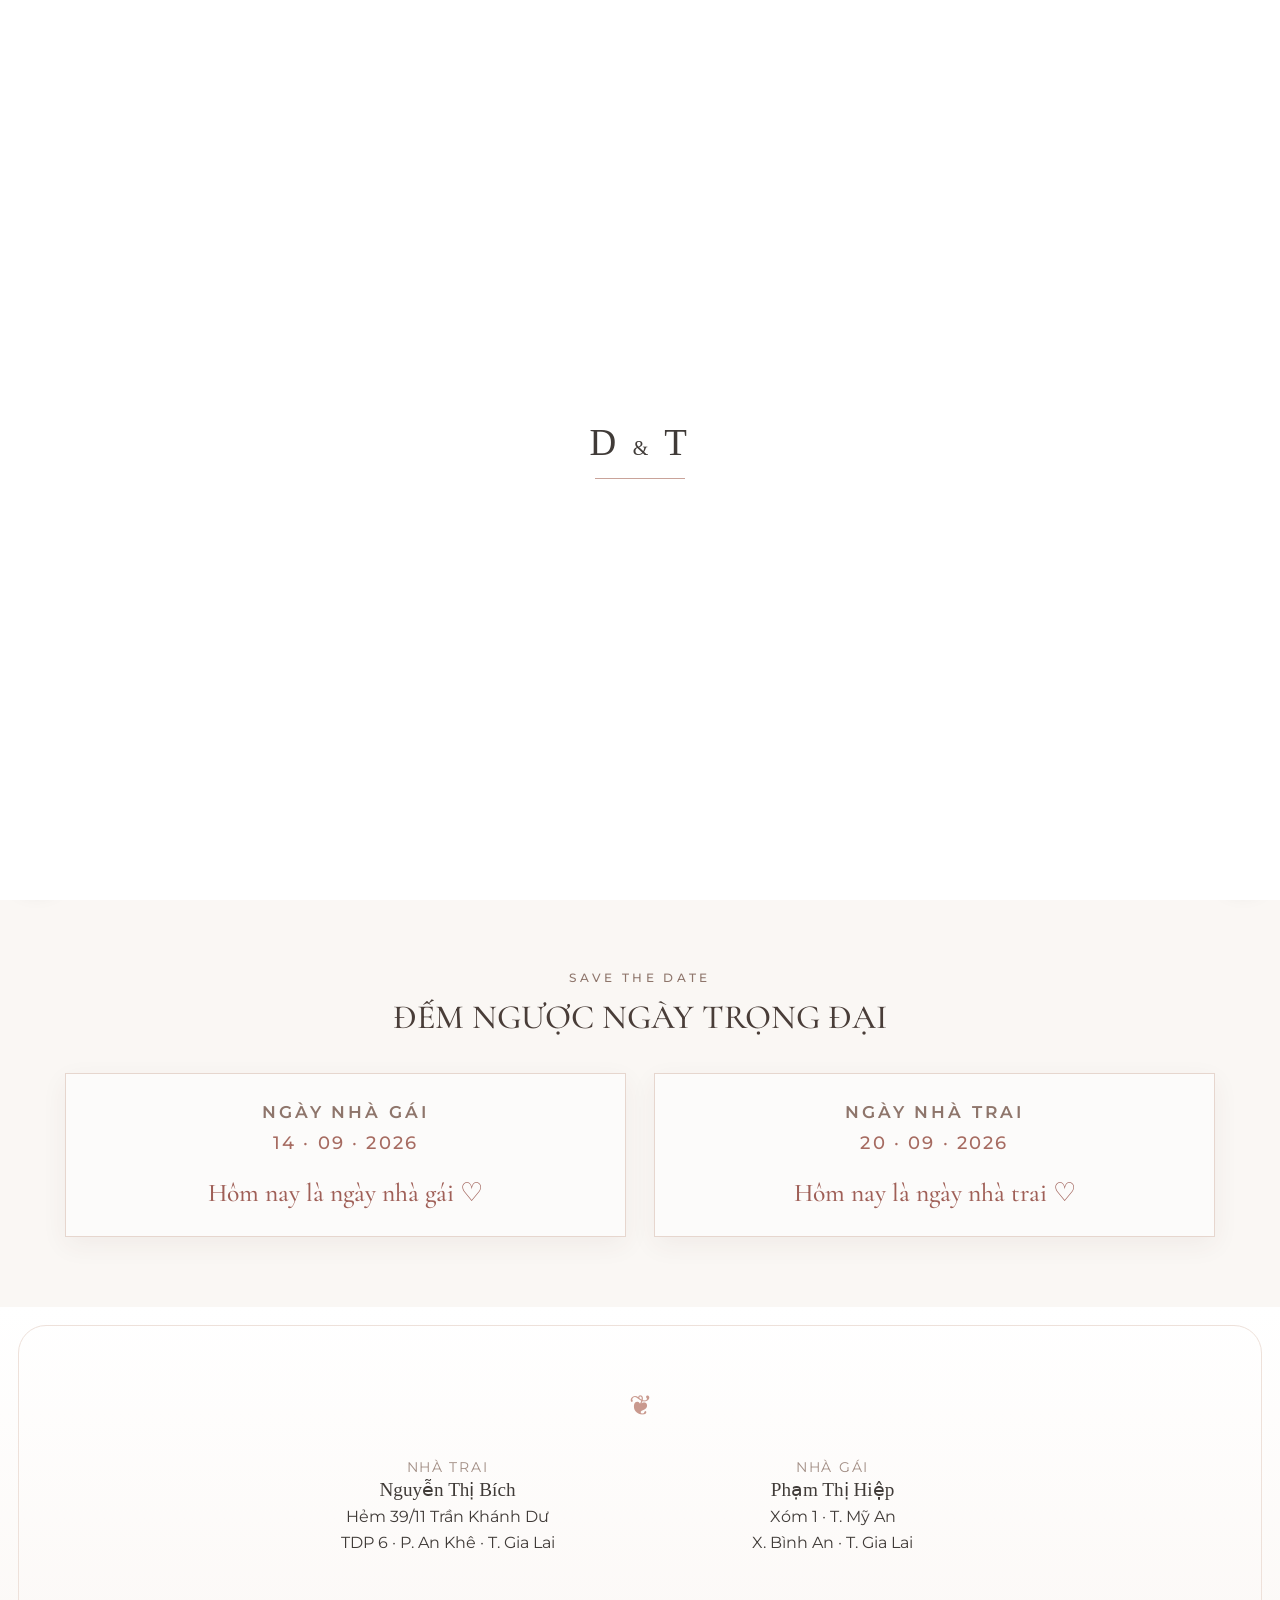
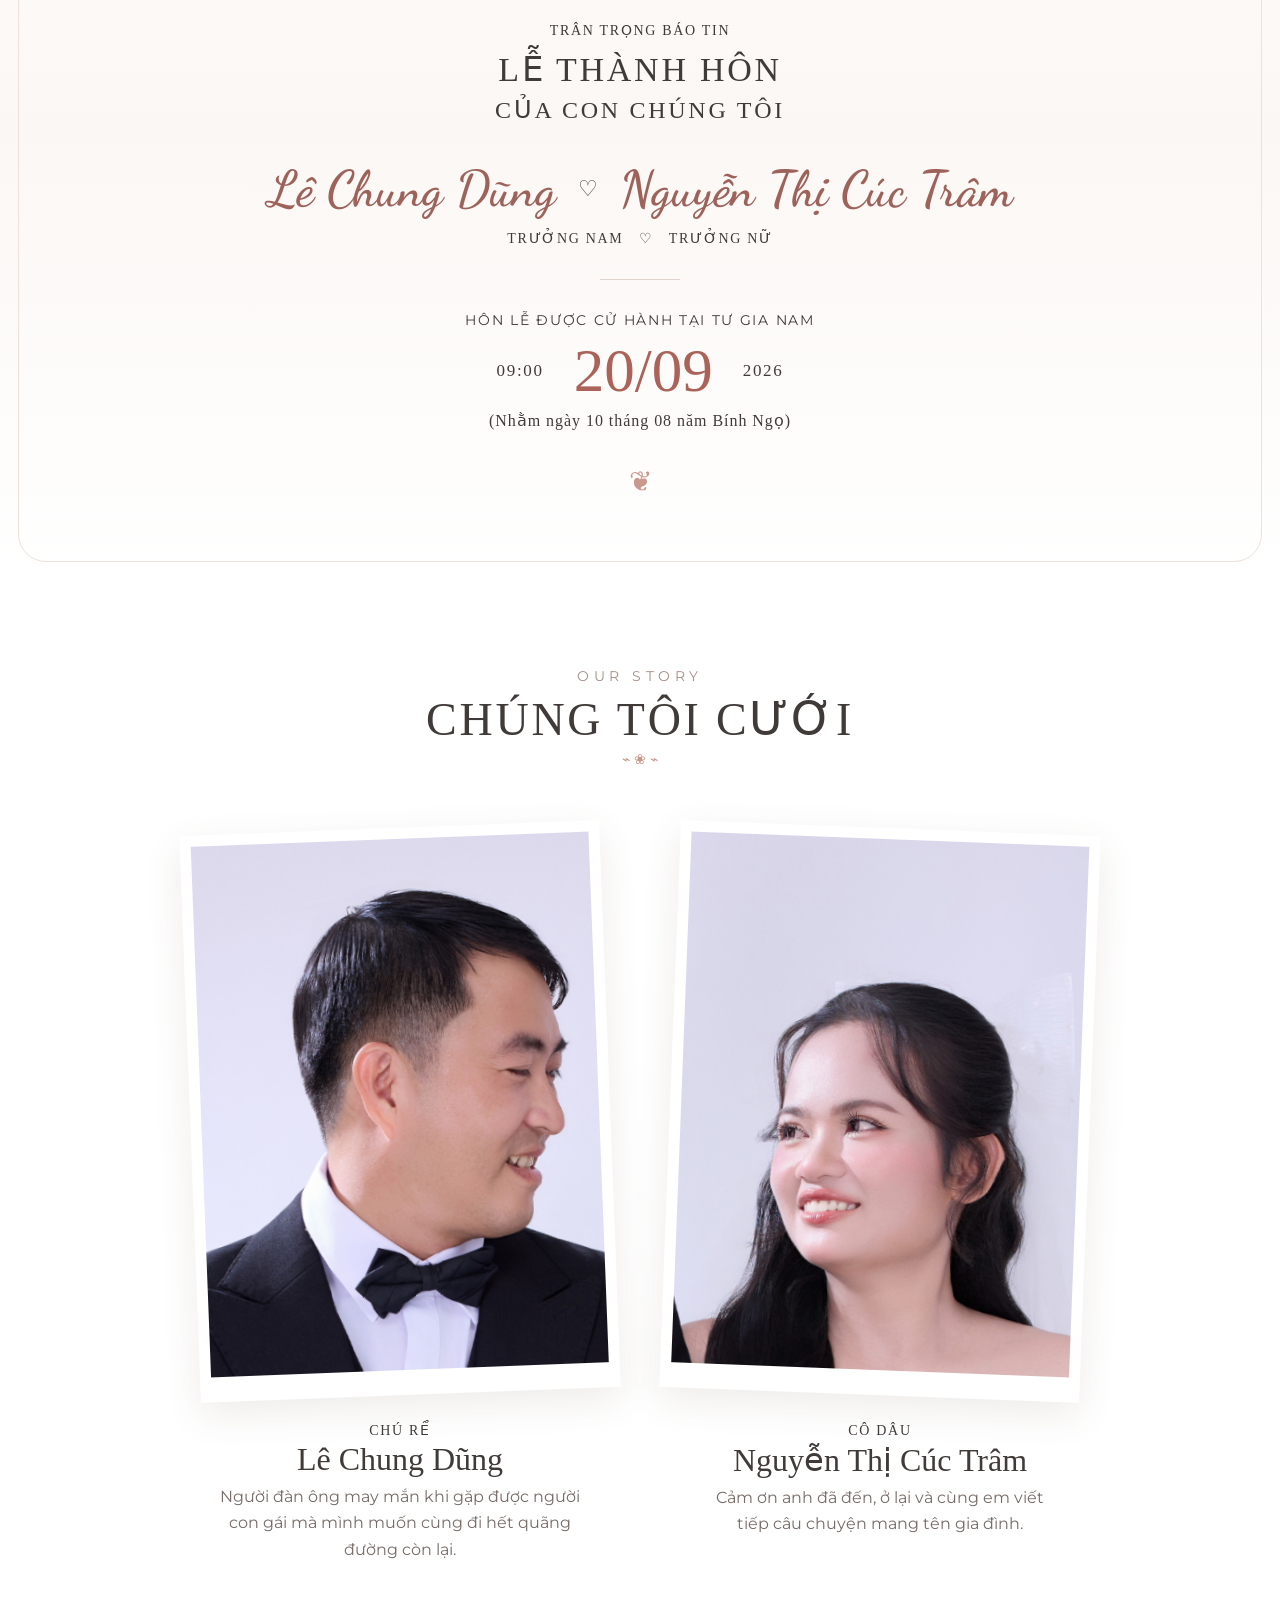
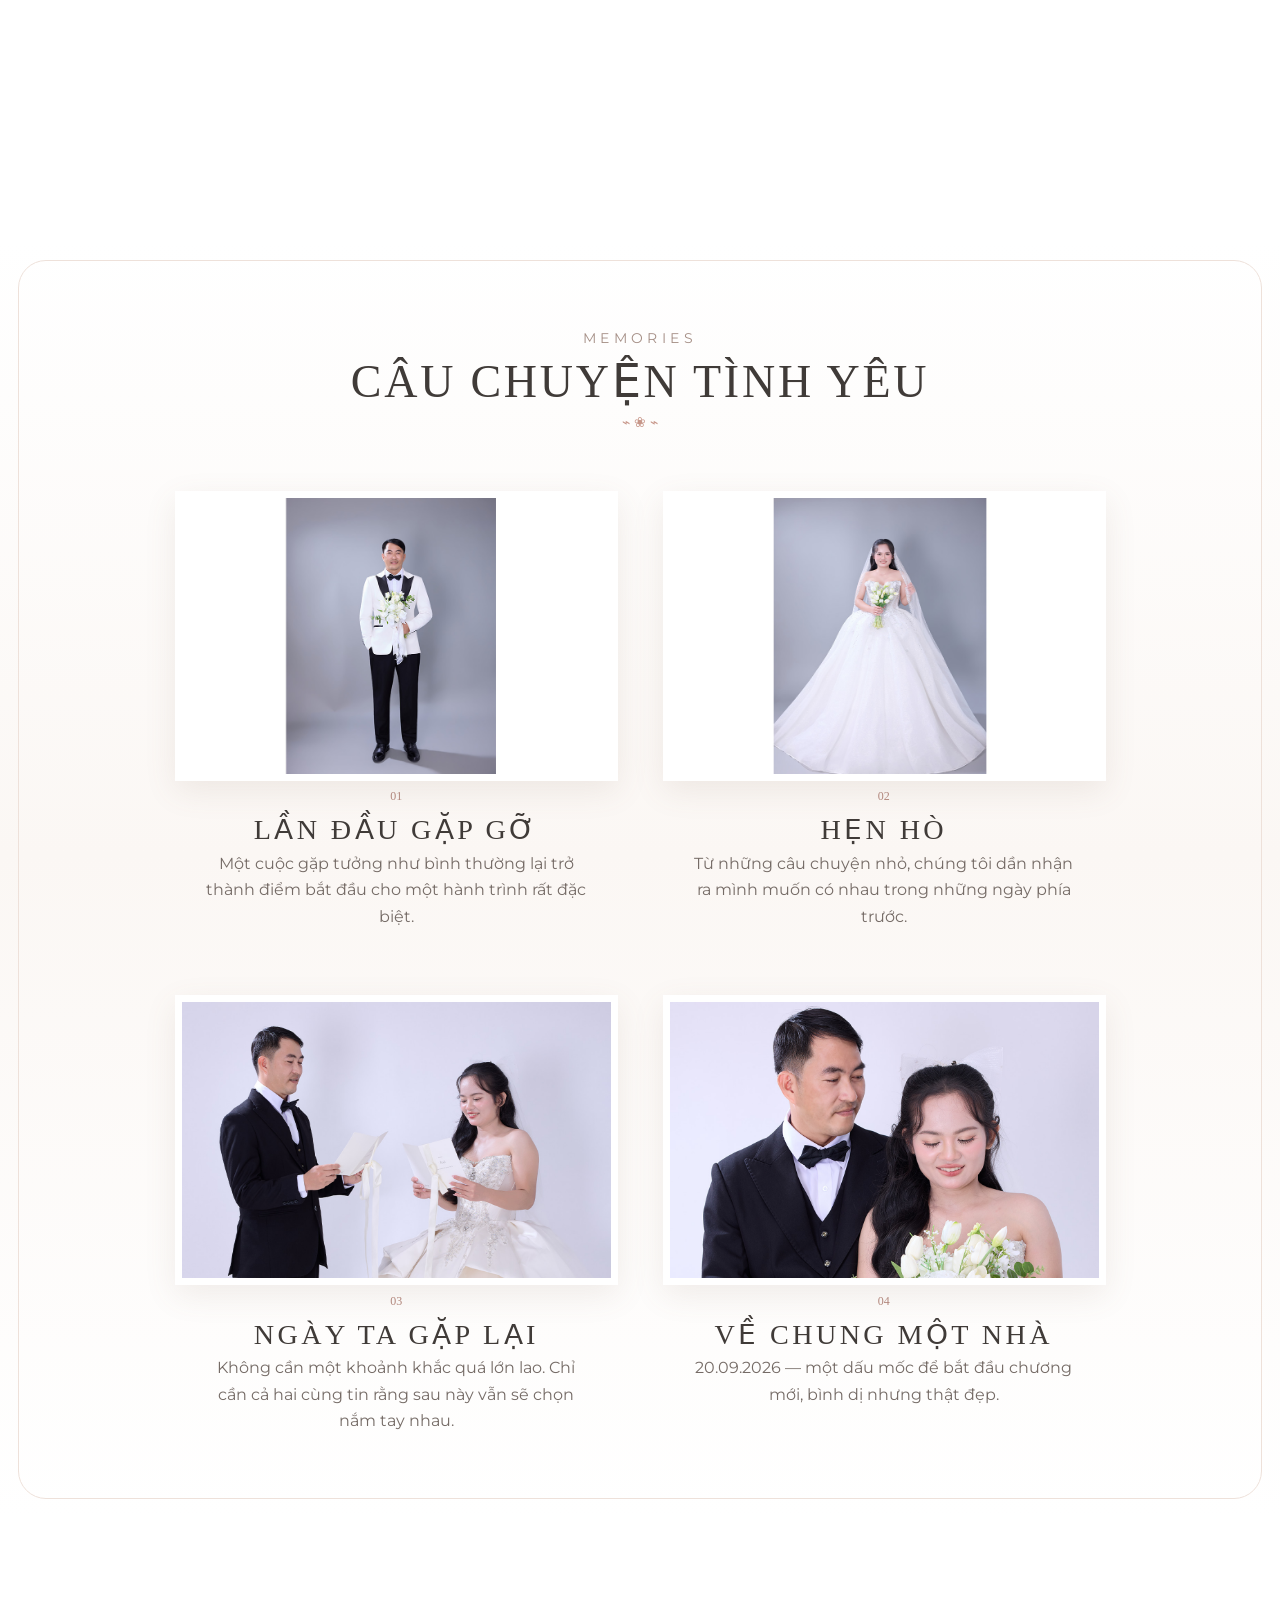
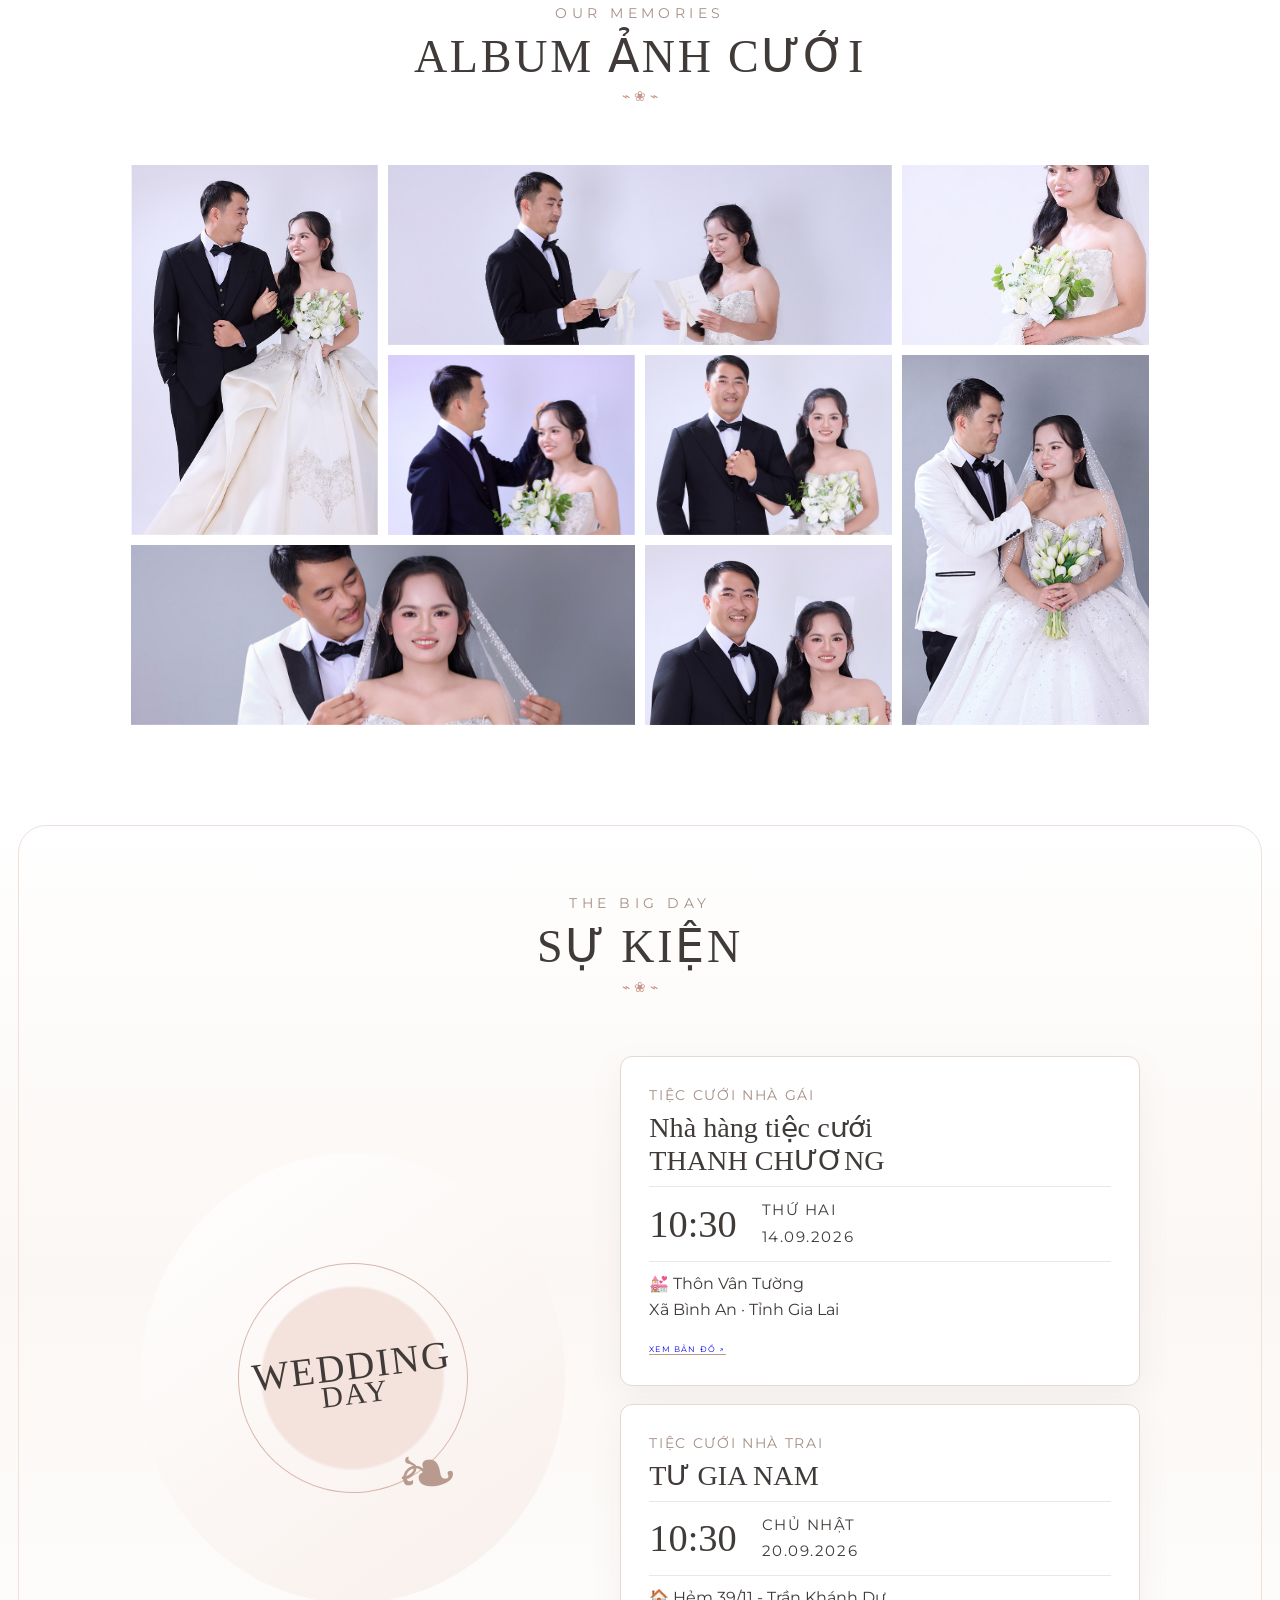
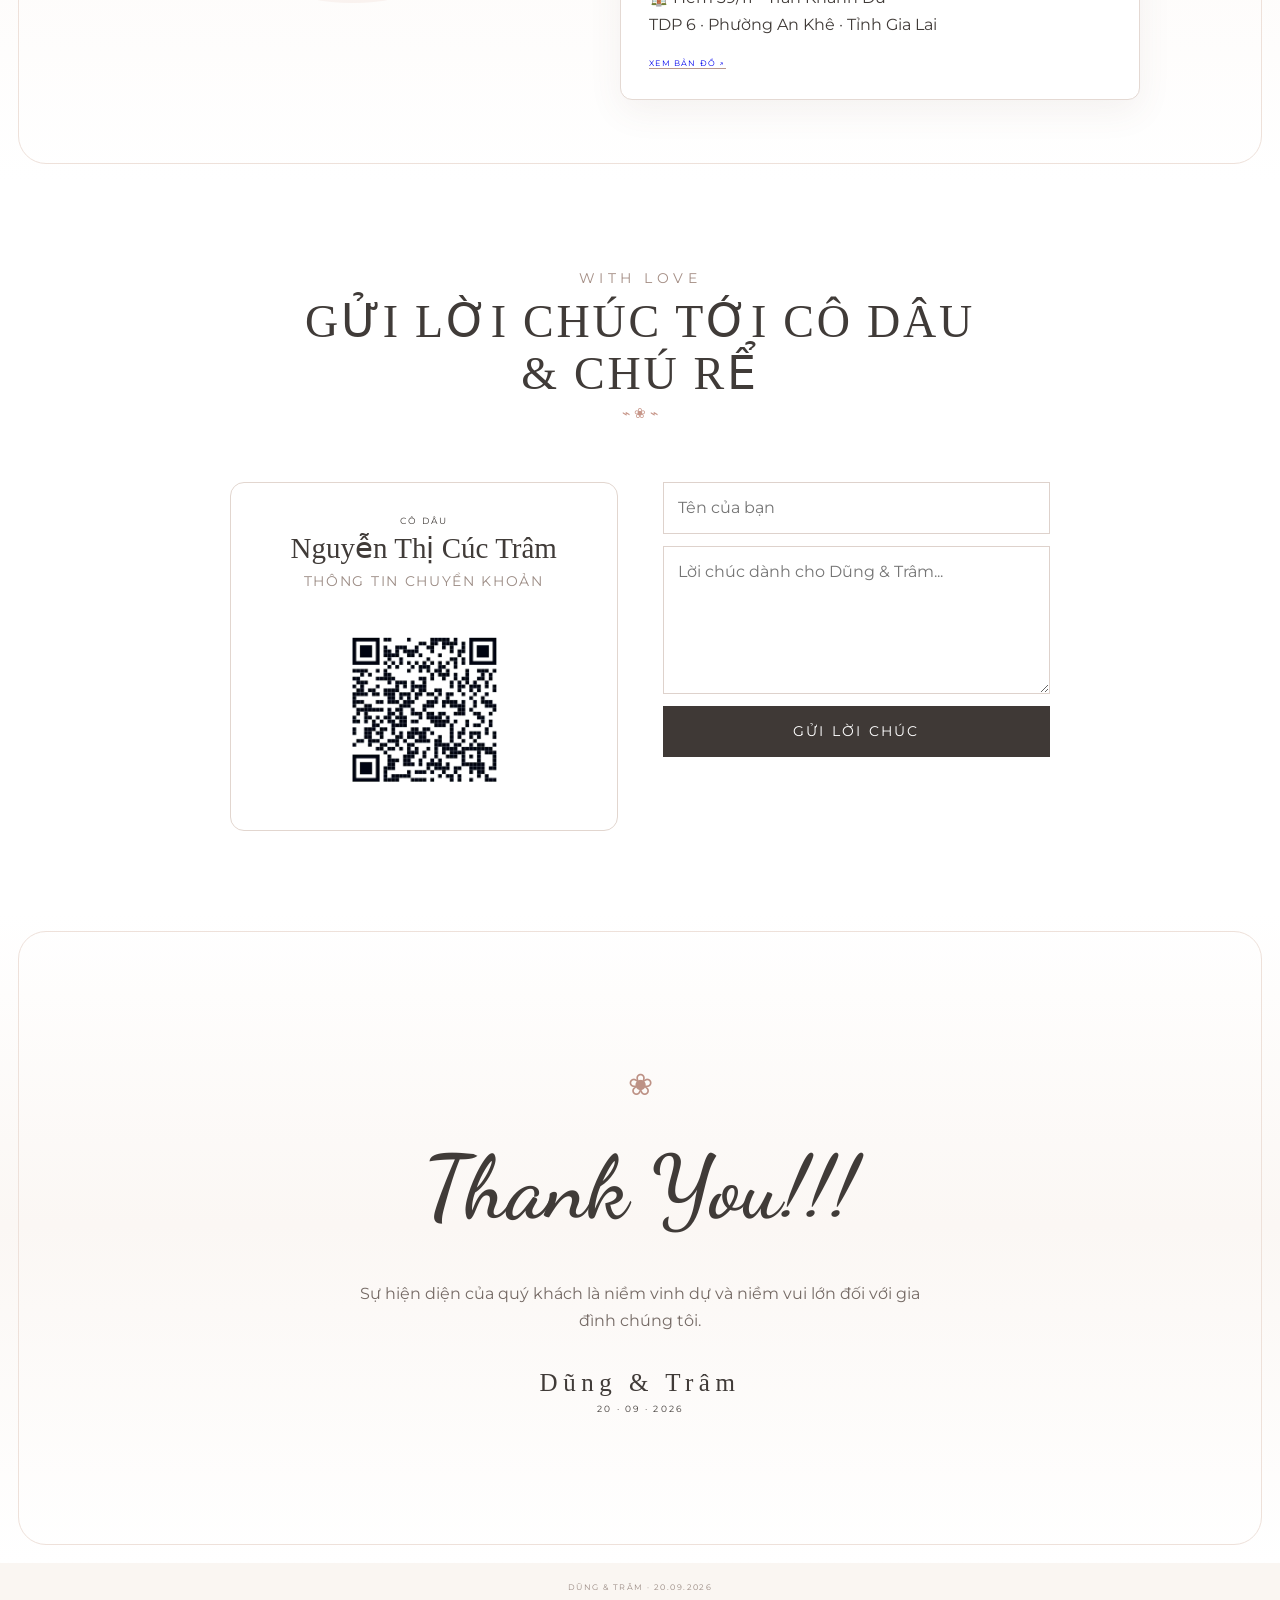
<file: index_responsive.html>
<!doctype html>
<html lang="vi">
<head>
<meta charset="utf-8">
<meta name="viewport" content="width=device-width,initial-scale=1,viewport-fit=cover">
<meta name="theme-color" content="#faf7f4">
<meta name="description" content="Thiệp cưới Dũng & Trâm — 20.09.2026">
<title>Dũng & Trâm — 20.09.2026</title>
<link rel="preconnect" href="https://fonts.googleapis.com">
<link rel="preconnect" href="https://fonts.gstatic.com" crossorigin>
<link href="https://fonts.googleapis.com/css2?family=Cormorant+Garamond:wght@400;500;600&family=Montserrat:wght@300;400;500;600&family=Dancing+Script:wght@500;600;700&display=swap" rel="stylesheet">
<link rel="stylesheet" href="css/style.css">
<link rel="stylesheet" href="css/fix-patch.css">
<style id="countdown-style">
.wedding-countdown{padding:70px 20px;text-align:center;background:#faf7f4;position:relative;overflow:hidden}.wedding-countdown .countdown-kicker{font:500 12px Montserrat,sans-serif;letter-spacing:.28em;color:#8e756b;text-transform:uppercase}.wedding-countdown h2{margin:12px 0 35px;font:500 34px "Cormorant Garamond",serif;color:#493d38}.countdown-events{display:grid;grid-template-columns:repeat(2,minmax(0,1fr));gap:28px;max-width:1150px;margin:0 auto}.countdown-event{background:rgba(255,255,255,.55);border:1px solid #e6d6ce;padding:28px 22px;box-shadow:0 8px 25px rgba(90,55,45,.06)}.countdown-label{font:600 13px Montserrat,sans-serif;letter-spacing:.18em;color:#8e756b;text-transform:uppercase}.countdown-date{font:500 17px Montserrat,sans-serif;letter-spacing:.12em;color:#a66b61;margin:10px 0 24px}.countdown-boxes{display:grid;grid-template-columns:repeat(4,1fr);gap:10px}.countdown-box{background:#fff;border:1px solid #e6d6ce;padding:17px 6px}.countdown-box strong{display:block;font:500 36px "Cormorant Garamond",serif;color:#9f5f57;line-height:1}.countdown-box span{display:block;margin-top:7px;font:500 9px Montserrat,sans-serif;letter-spacing:.16em;color:#8e756b;text-transform:uppercase}.countdown-finished{font:500 22px "Cormorant Garamond",serif;color:#9f5f57}@media(max-width:700px){.countdown-events{grid-template-columns:1fr}.wedding-countdown{padding:55px 15px}.wedding-countdown h2{font-size:30px}.countdown-boxes{gap:6px}.countdown-box{padding:14px 3px}.countdown-box strong{font-size:30px}}
</style>

<style id="responsive-readability">
/* Readability + responsive layout improvements */
html{font-size:16px;scroll-behavior:smooth}
body{overflow-x:hidden}
img{max-width:100%;height:auto}
.section,.section-paper{padding-left:clamp(18px,4vw,60px);padding-right:clamp(18px,4vw,60px)}
.section-heading h2{font-size:clamp(30px,4vw,46px);line-height:1.12}
.section-heading span,.section-heading i{font-size:clamp(12px,1.2vw,14px)}
.tiny-heading,.person-role,.ceremony-label,.roman,.parents small,.family-strip span,.event-card>span,.bank-card small{font-size:clamp(12px,1.15vw,14px)!important;line-height:1.5;letter-spacing:.12em}
.parents p,.family-strip small,.person p,.story-copy p,.event-card p,.thanks-inner p{font-size:clamp(15px,1.25vw,18px)!important;line-height:1.65}
.parents strong,.family-strip b{font-size:clamp(16px,1.5vw,20px)!important}
.story-copy h3,.event-card h3{font-size:clamp(22px,2.2vw,30px);line-height:1.2}
.event-time b{font-size:clamp(28px,3vw,40px)}
.event-time small{font-size:clamp(13px,1.2vw,16px)}
.wish-form input,.wish-form textarea{font-size:16px!important;line-height:1.5}
.wish-form button{font-size:14px!important;min-height:48px}
.drawer a{font-size:16px!important;padding:12px 0}
.hero-sub,.hero-save{font-size:clamp(12px,1.2vw,15px)!important}
.countdown-events{width:min(100%,1150px)}
.countdown-event-label,.countdown-label{font-size:clamp(14px,1.3vw,17px)!important}
.countdown-date{font-size:clamp(16px,1.4vw,19px)!important}
.countdown-box strong{font-size:clamp(34px,3.5vw,48px)}
.countdown-box span{font-size:clamp(11px,1vw,13px)!important;letter-spacing:.1em}
.countdown-finished{font-size:clamp(20px,2vw,26px)}
@media (max-width:900px){
  .couple-pair,.event-wrap,.wish-layout{gap:28px}
  .paper-card{padding:clamp(24px,5vw,50px)!important}
}
@media (max-width:700px){
  .section,.section-paper{padding-left:16px;padding-right:16px}
  .section-heading{margin-bottom:28px}
  .section-heading h2{font-size:30px}
  .couple-pair,.story-grid,.event-wrap,.wish-layout{grid-template-columns:1fr!important}
  .family-strip{grid-template-columns:1fr!important;gap:16px}
  .countdown-events{grid-template-columns:1fr;gap:16px}
  .countdown-event{padding:24px 14px}
  .countdown-box{min-width:0;padding:16px 4px}
  .countdown-box strong{font-size:32px}
  .countdown-box span{font-size:10px!important}
  .parents{gap:22px!important}
  .parents p{font-size:15px!important}
  .story-item,.story-item.reverse{grid-template-columns:1fr!important}
  .event-card{padding:24px 18px!important}
  .bank-card,.wish-form{width:100%!important}
}
@media (max-width:480px){
  body{font-size:16px}
  .hero-copy{padding:0 18px}
  .hero-script{font-size:clamp(48px,14vw,72px)!important}
  .countdown-kicker{font-size:11px!important;letter-spacing:.18em!important}
  .wedding-countdown h2{font-size:29px!important}
  .countdown-boxes{gap:5px}
  .countdown-box{padding:13px 2px}
  .countdown-box strong{font-size:29px}
  .countdown-box span{font-size:9px!important}
  .parents{grid-template-columns:1fr!important}
  .couple-names{font-size:clamp(28px,9vw,42px)!important}
  .date-lockup b{font-size:clamp(32px,10vw,46px)!important}
  .section-heading h2{font-size:28px}
  .story-copy p,.person p,.event-card p,.thanks-inner p{font-size:16px!important}
}
</style>
</head>
<body>
<div id="preloader"><div class="loader-monogram">D <i>&amp;</i> T</div><div class="loader-bar"></div></div>

<button class="floating menu-toggle" id="menuToggle" aria-label="Menu"><span></span><span></span><span></span></button>
<button class="floating music-toggle" id="musicToggle" aria-label="Nhạc">♪</button>
<nav class="drawer" id="drawer">
  <a href="#home">Trang đầu</a><a href="#invite">Thiệp mời</a><a href="#couple">Chúng tôi cưới</a>
  <a href="#story">Câu chuyện</a><a href="#gallery">Album</a><a href="#events">Sự kiện</a><a href="#wishes">Lời chúc</a>
</nav>

<section class="hero" id="home">
  <img id="heroImg" class="hero-image" alt="">
  <div class="hero-wash"></div>
  <div class="hero-vignette"></div>
  <div class="hero-copy">
    <div class="hero-save">SAVE THE DATE</div>
    <div class="hero-date" data-date></div>
    <div class="hero-script" data-short-names></div>
    <div class="hero-line"></div>
    <div class="hero-sub">TRÂN TRỌNG KÍNH MỜI</div>
    <a class="hero-scroll" href="#invite"><span>KÉO XUỐNG</span><b>⌄</b></a>
  </div>
</section>

<section class="wedding-countdown" id="countdown">
  <div class="countdown-kicker">SAVE THE DATE</div>
  <h2>ĐẾM NGƯỢC NGÀY TRỌNG ĐẠI</h2>
  <div class="countdown-events">
    <div class="countdown-event">
      <div class="countdown-label">NGÀY NHÀ GÁI</div><div class="countdown-date">14 · 09 · 2026</div>
      <div class="countdown-boxes"><div class="countdown-box"><strong id="cd-bride-days">--</strong><span>Ngày</span></div><div class="countdown-box"><strong id="cd-bride-hours">--</strong><span>Giờ</span></div><div class="countdown-box"><strong id="cd-bride-minutes">--</strong><span>Phút</span></div><div class="countdown-box"><strong id="cd-bride-seconds">--</strong><span>Giây</span></div></div>
    </div>
    <div class="countdown-event">
      <div class="countdown-label">NGÀY NHÀ TRAI</div><div class="countdown-date">20 · 09 · 2026</div>
      <div class="countdown-boxes"><div class="countdown-box"><strong id="cd-groom-days">--</strong><span>Ngày</span></div><div class="countdown-box"><strong id="cd-groom-hours">--</strong><span>Giờ</span></div><div class="countdown-box"><strong id="cd-groom-minutes">--</strong><span>Phút</span></div><div class="countdown-box"><strong id="cd-groom-seconds">--</strong><span>Giây</span></div></div>
    </div>
  </div>
</section>

<section class="invite section-paper" id="invite">
  <div class="paper-card reveal">
    <div class="ornament-top">❦</div>
    <div class="parents">
      <div><small>NHÀ TRAI</small><strong data-groom-parent></strong><p data-groom-address></p></div>
      <div><small>NHÀ GÁI</small><strong data-bride-parent></strong><p data-bride-address></p></div>
    </div>
    <div class="tiny-heading">TRÂN TRỌNG BÁO TIN</div>
    <h1>LỄ THÀNH HÔN<br><em>CỦA CON CHÚNG TÔI</em></h1>
    <div class="couple-names"><span data-groom></span><b>♡</b><span data-bride></span></div>
    <div class="roman">TRƯỞNG NAM &nbsp; ♡ &nbsp; TRƯỞNG NỮ</div>
    <div class="rule"></div>
    <div class="ceremony-label">HÔN LỄ ĐƯỢC CỬ HÀNH TẠI TƯ GIA NAM</div>
    <div class="date-lockup"><span data-ceremony-time></span><b>20/09</b><span>2026</span></div>
    <div class="lunar" data-lunar></div>
    <div class="ornament-bottom">❦</div>
  </div>
</section>

<section class="couple section" id="couple">
  <header class="section-heading reveal"><span>OUR STORY</span><h2>CHÚNG TÔI CƯỚI</h2><i>⌁ ❀ ⌁</i></header>
  <div class="couple-pair">
    <article class="person reveal"><div class="polaroid"><img id="groomImg" alt="Chú rể"></div><div class="person-role">CHÚ RỂ</div><h3 data-groom></h3><p>Người đàn ông may mắn khi gặp được người con gái mà mình muốn cùng đi hết quãng đường còn lại.</p></article>
    <article class="person reveal"><div class="polaroid tilt-right"><img id="brideImg" alt="Cô dâu"></div><div class="person-role">CÔ DÂU</div><h3 data-bride></h3><p>Cảm ơn anh đã đến, ở lại và cùng em viết tiếp câu chuyện mang tên gia đình.</p></article>
  </div>
  <div class="family-strip reveal">
    <div><span>CHA MẸ NHÀ TRAI</span><b data-groom-parent></b><small>An Khê · Gia Lai</small></div>
    <div><span>CHA MẸ NHÀ GÁI</span><b data-bride-parent></b><small>Bình An · Gia Lai</small></div>
  </div>
</section>

<section class="story section-paper" id="story">
  <header class="section-heading reveal"><span>MEMORIES</span><h2>CÂU CHUYỆN TÌNH YÊU</h2><i>⌁ ❀ ⌁</i></header>
  <div class="story-grid">
    <article class="story-item reveal"><div class="story-photo"><img id="story1"></div><div class="story-copy"><span>01</span><h3>LẦN ĐẦU GẶP GỠ</h3><p>Một cuộc gặp tưởng như bình thường lại trở thành điểm bắt đầu cho một hành trình rất đặc biệt.</p></div></article>
    <article class="story-item reverse reveal"><div class="story-photo"><img id="story2"></div><div class="story-copy"><span>02</span><h3>HẸN HÒ</h3><p>Từ những câu chuyện nhỏ, chúng tôi dần nhận ra mình muốn có nhau trong những ngày phía trước.</p></div></article>
    <article class="story-item reveal"><div class="story-photo"><img id="story3"></div><div class="story-copy"><span>03</span><h3>NGÀY TA GẶP LẠI</h3><p>Không cần một khoảnh khắc quá lớn lao. Chỉ cần cả hai cùng tin rằng sau này vẫn sẽ chọn nắm tay nhau.</p></div></article>
    <article class="story-item reverse reveal"><div class="story-photo"><img id="story4"></div><div class="story-copy"><span>04</span><h3>VỀ CHUNG MỘT NHÀ</h3><p>20.09.2026 — một dấu mốc để bắt đầu chương mới, bình dị nhưng thật đẹp.</p></div></article>
  </div>
</section>

<section class="gallery section" id="gallery">
  <header class="section-heading reveal"><span>OUR MEMORIES</span><h2>ALBUM ẢNH CƯỚI</h2><i>⌁ ❀ ⌁</i></header>
  <div class="gallery-grid" id="galleryGrid"></div>
</section>

<section class="events section-paper" id="events">
  <header class="section-heading reveal"><span>THE BIG DAY</span><h2>SỰ KIỆN</h2><i>⌁ ❀ ⌁</i></header>
  <div class="event-wrap">
    <div class="event-art reveal"><div class="art-ring">WEDDING<br><em>DAY</em></div><div class="art-leaf">❧</div></div>
    <div class="event-list">
      <article class="event-card reveal"><span>TIỆC CƯỚI NHÀ GÁI</span><h3>Nhà hàng tiệc cưới <br> THANH CHƯƠNG</h3><div class="event-time"><b>10:30</b><small data-bride-party-date></small></div><p data-bride-party-address></p><a id="brideMap" target="_blank" rel="noopener">XEM BẢN ĐỒ ↗</a></article>
      <article class="event-card reveal"><span>TIỆC CƯỚI NHÀ TRAI</span><h3>TƯ GIA NAM</h3><div class="event-time"><b>10:30</b><small data-groom-party-date></small></div><p data-groom-party-address></p><a id="groomMap" target="_blank" rel="noopener">XEM BẢN ĐỒ ↗</a></article>
    </div>
  </div>
</section>

<section class="wishes section" id="wishes">
  <header class="section-heading reveal"><span>WITH LOVE</span><h2>GỬI LỜI CHÚC TỚI CÔ DÂU &amp; CHÚ RỂ</h2><i>⌁ ❀ ⌁</i></header>
  <div class="wish-layout">
    <div class="bank-card reveal"><div class="bank-title">CÔ DÂU</div><h3 data-bride></h3><small>THÔNG TIN CHUYỂN KHOẢN</small><img id="qrImg" class="qr" alt="QR"></div>
    <form class="wish-form reveal" id="wishForm">
      <input type="text" name="name" required maxlength="80" autocomplete="name" placeholder="Tên của bạn">
      <textarea name="message" required maxlength="1000" rows="5" placeholder="Lời chúc dành cho Dũng & Trâm..."></textarea>
      <input class="wish-honeypot" type="text" name="website" tabindex="-1" autocomplete="off" aria-hidden="true">
      <button type="submit" id="wishSubmit">GỬI LỜI CHÚC</button>
      <div class="wish-status" id="wishStatus" role="status" aria-live="polite"></div>
    </form>
  </div>
</section>

<section class="thanks section-paper">
  <div class="thanks-inner reveal">
    <div class="thanks-flower">❀</div>
    <div class="thanks-script">Thank You!!!</div>
    <p>Sự hiện diện của quý khách là niềm vinh dự và niềm vui lớn đối với gia đình chúng tôi.</p>
    <div class="thanks-names" data-short-names></div>
    <div class="thanks-date" data-date></div>
  </div>
</section>
<footer>DŨNG &amp; TRÂM · 20.09.2026</footer>
<script src="js/config.js"></script>
<script src="js/app.js"></script>
<script id="countdown-script">
(function(){const targets=[{time:new Date('2026-09-14T09:00:00+07:00').getTime(),ids:['cd-bride-days','cd-bride-hours','cd-bride-minutes','cd-bride-seconds'],label:'ngày nhà gái'},{time:new Date('2026-09-20T09:00:00+07:00').getTime(),ids:['cd-groom-days','cd-groom-hours','cd-groom-minutes','cd-groom-seconds'],label:'ngày nhà trai'}];function update(t){const e=t.ids.map(id=>document.getElementById(id));if(e.some(x=>!x))return;let x=t.time-Date.now();if(x<=0){e[0].closest('.countdown-boxes').innerHTML='<div class="countdown-finished" style="grid-column:1/-1">Hôm nay là '+t.label+' ♡</div>';return}const d=Math.floor(x/86400000);x%=86400000;const h=Math.floor(x/3600000);x%=3600000;const m=Math.floor(x/60000);x%=60000;const sec=Math.floor(x/1000);e[0].textContent=d;e[1].textContent=String(h).padStart(2,'0');e[2].textContent=String(m).padStart(2,'0');e[3].textContent=String(sec).padStart(2,'0')}function all(){targets.forEach(update)}all();setInterval(all,1000)})();
</script>
</body>
</html>
</file>
<file: css/style.css>
* {
  box-sizing: border-box
}

html {
  scroll-behavior: smooth
}

body {
  margin: 0;
  background: #fff;
  color: #403b38;
  font-family: Montserrat, Arial, sans-serif;
  font-weight: 400;
  line-height: 1.75
}

img {
  display: block;
  max-width: 100%
}

button,
input,
textarea {
  font: inherit
}

.section {
  padding: 82px 6vw
}

.section-paper {
  position: relative;
  padding: 82px 6vw;
  background: linear-gradient(180deg, #fff, #fbf7f4 48%, #fff)
}

.section-paper:after {
  content: "";
  position: absolute;
  inset: 18px;
  border: 1px solid #eee1da;
  border-radius: 28px;
  pointer-events: none
}

.section>* {
  position: relative;
  z-index: 1
}

.script,
.hero-script,
.thanks-script {
  font-family: "Dancing Script", cursive;
  font-weight: 600
}

.floating {
  position: fixed;
  z-index: 50;
  border: 0;
  border-radius: 50%;
  width: 44px;
  height: 44px;
  cursor: pointer;
  color: #fff;
  background: rgba(63, 56, 52, .66);
  backdrop-filter: blur(8px);
  box-shadow: 0 7px 22px #0002
}

.menu-toggle {
  right: 15px;
  bottom: 17px;
  display: grid;
  place-content: center;
  gap: 4px
}

.menu-toggle span {
  display: block;
  width: 16px;
  height: 1px;
  background: #fff
}

.music-toggle {
  left: 15px;
  bottom: 17px;
  font-size: 21px
}

.drawer {
  position: fixed;
  right: 16px;
  bottom: 70px;
  z-index: 49;
  width: 205px;
  padding: 13px;
  background: #fff;
  border: 1px solid #e5d9d2;
  border-radius: 14px;
  box-shadow: 0 14px 45px #6d514322;
  display: none
}

.drawer.open {
  display: block
}

.drawer a {
  display: block;
  text-decoration: none;
  font-size: 11px;
  letter-spacing: .08em;
  padding: 8px 10px;
  border-bottom: 1px solid #f1ebe7
}

.drawer a:last-child {
  border: 0
}

.hero {
  height: 100svh;
  min-height: 650px;
  position: relative;
  overflow: hidden;
  background: #eee
}

.hero-image {
  width: 100%;
  height: 100%;
  object-fit: cover;
  object-position: center
}

.hero-wash {
  position: absolute;
  inset: 0;
  background: linear-gradient(180deg, #0001 0%, transparent 38%, #0005 100%)
}

.hero-vignette {
  position: absolute;
  inset: 0;
  box-shadow: inset 0 0 150px #0002
}

.hero-copy {
  position: absolute;
  left: 0;
  right: 0;
  bottom: 8%;
  text-align: center;
  color: #fff;
  text-shadow: 0 2px 18px #0004
}

.hero-save {
  font-size: 10px;
  letter-spacing: .42em
}

.hero-date {
  font: 500 48px "Quicksand";
  letter-spacing: .18em
}

.hero-script {
  font-size: 82px;
  line-height: 1.05;
  letter-spacing: 0
}

.hero-line {
  width: 70px;
  height: 1px;
  background: #fff8;
  margin: 17px auto
}

.hero-sub {
  font-size: 11px;
  letter-spacing: .18em
}

.hero-scroll {
  display: inline-flex;
  flex-direction: column;
  align-items: center;
  color: #fff;
  text-decoration: none;
  margin-top: 32px;
  font-size: 8px;
  letter-spacing: .22em
}

.hero-scroll b {
  font-size: 25px;
  line-height: 1;
  font-weight: 300
}

.section-heading {
  text-align: center;
  margin: 0 auto 55px;
  max-width: 720px
}

.section-heading span {
  font-size: 9px;
  letter-spacing: .32em;
  color: #a58f86
}

.section-heading h2 {
  font: 500 36px "Quicksand";
  letter-spacing: .06em;
  margin: 4px 0 0
}

.section-heading i {
  font-style: normal;
  color: #c79689;
  font-size: 23px
}

.paper-card {
  max-width: 900px;
  margin: auto;
  text-align: center;
  position: relative;
  z-index: 1
}

.ornament-top,
.ornament-bottom {
  font: 28px "Quicksand";
  color: #c9998e
}

.parents {
  display: grid;
  grid-template-columns: 1fr 1fr;
  gap: 50px;
  max-width: 720px;
  margin: 35px auto 60px
}

.parents div {
  display: flex;
  flex-direction: column
}

.parents small {
  font-size: 9px;
  letter-spacing: .25em;
  color: #a28e85
}

.parents strong {
  font: 500 23px "Quicksand"
}

.parents p {
  font-size: 11px;
  line-height: 1.65;
  margin: 3px 0
}

.tiny-heading {
  font: 13px "Quicksand";
  letter-spacing: .12em
}

.paper-card h1 {
  font: 500 34px "Quicksand";
  letter-spacing: .08em;
  line-height: 1.1;
  margin: 10px 0
}

.paper-card h1 em {
  font-style: normal;
  font-size: 24px
}

.couple-names {
  display: flex;
  justify-content: center;
  align-items: center;
  gap: 22px;
  margin: 33px 0 9px;
  color: #9d635b
}

.couple-names span {
  font: 600 50px "Dancing Script", cursive;
  letter-spacing: 0
}

.couple-names b {
  font: normal 22px serif;
  color: #514943
}

.roman {
  font: 14px "Quicksand";
  letter-spacing: .08em
}

.rule {
  width: 80px;
  height: 1px;
  background: #e1d2cb;
  margin: 30px auto
}

.ceremony-label {
  font-size: 10px;
  letter-spacing: .13em
}

.date-lockup {
  display: flex;
  align-items: center;
  justify-content: center;
  gap: 30px;
  margin: 5px 0
}

.date-lockup span {
  font: 500 17px "Quicksand";
  letter-spacing: .1em
}

.date-lockup b {
  font: 500 61px "Quicksand";
  color: #aa6259
}

.lunar0 {
  font: 16px "Quicksand";
  letter-spacing: .06em
}

.lunar {
  font: 16px "Quicksand";
  letter-spacing: .06em
}

.ornament-bottom {
  margin-top: 35px
}

.couple-pair {
  max-width: 900px;
  margin: auto;
  display: grid;
  grid-template-columns: 1fr 1fr;
  gap: 60px
}

.person {
  text-align: center
}

.polaroid {
  background: #fff;
  padding: 11px 11px 25px;
  box-shadow: 0 12px 35px #6b51401c;
  transform: rotate(-2.2deg)
}

.polaroid.tilt-right {
  transform: rotate(2.2deg)
}

.polaroid img {
  width: 100%;
  aspect-ratio: 3/4;
  object-fit: cover
}

.person-role {
  font: 500 12px "Quicksand";
  letter-spacing: .2em;
  margin-top: 25px
}

.person h3 {
  font: 500 32px "Quicksand";
  margin: 0
}

.person p {
  font-size: 11.5px;
  color: #766b66;
  max-width: 360px;
  margin: 6px auto
}

.family-strip {
  max-width: 760px;
  margin: 70px auto 0;
  display: grid;
  grid-template-columns: 1fr 1fr;
  border-top: 1px solid #e8ddd8;
  border-bottom: 1px solid #e8ddd8
}

.family-strip>div {
  text-align: center;
  padding: 22px;
  border-right: 1px solid #e8ddd8
}

.family-strip>div:last-child {
  border: 0
}

.family-strip span,
.family-strip small {
  display: block;
  font-size: 8px;
  letter-spacing: .18em
}

.family-strip b {
  font: 500 21px "Quicksand"
}

.story-grid {
  max-width: 930px;
  margin: auto;
  display: grid;
  grid-template-columns: 1fr 1fr;
  gap: 65px 45px
}

.story-item {
  text-align: center
}

.story-photo {
  background: #fff;
  padding: 7px;
  box-shadow: 0 10px 30px #7d66531c
}

.story-photo img {
  width: 100%;
  aspect-ratio: 1.55;
  object-fit: cover
}

.story-copy span {
  font: 12px "Quicksand";
  color: #b58a80
}

.story-copy h3 {
  font: 500 20px "Quicksand";
  letter-spacing: .12em;
  margin: 4px 0
}

.story-copy p {
  font-size: 11.5px;
  color: #756b66;
  margin: 0 auto;
  max-width: 390px
}

.gallery {
  max-width: 1120px;
  margin: auto
}

.gallery-grid {
  display: grid;
  grid-template-columns: repeat(4, 1fr);
  grid-auto-rows: 180px;
  gap: 10px
}

.gallery-grid figure {
  margin: 0;
  overflow: hidden
}

.gallery-grid img {
  width: 100%;
  height: 100%;
  object-fit: cover;
  transition: transform .7s
}

.gallery-grid figure:hover img {
  transform: scale(1.035)
}

.gallery-grid figure:nth-child(1),
.gallery-grid figure:nth-child(6) {
  grid-row: span 2
}

.gallery-grid figure:nth-child(2),
.gallery-grid figure:nth-child(7) {
  grid-column: span 2
}

.event-wrap {
  max-width: 1000px;
  margin: auto;
  display: grid;
  grid-template-columns: .9fr 1.1fr;
  gap: 55px;
  align-items: center
}

.event-art {
  min-height: 450px;
  display: grid;
  place-items: center;
  position: relative;
  border-radius: 50%;
  background: radial-gradient(circle, #f4e3dd 0 29%, transparent 30%), linear-gradient(145deg, #fff, #f8efeb)
}

.art-ring {
  width: 230px;
  height: 230px;
  border: 1px solid #d9b7ad;
  border-radius: 50%;
  display: grid;
  place-content: center;
  text-align: center;
  font: 500 39px "Quicksand";
  line-height: .8;
  letter-spacing: .05em;
  transform: rotate(-7deg)
}

.art-ring em {
  font-style: normal;
  font-size: 30px
}

.art-leaf {
  position: absolute;
  font-size: 75px;
  color: #b99a8f;
  bottom: 65px;
  right: 25%
}

.event-list {
  display: grid;
  gap: 18px
}

.event-card {
  background: #fff;
  border: 1px solid #e4d9d3;
  border-radius: 12px;
  padding: 24px 28px;
  box-shadow: 0 12px 35px #76584912
}

.event-card>span {
  font-size: 8px;
  letter-spacing: .2em;
  color: #a48e85
}

.event-card h3 {
  font: 500 30px "Quicksand";
  margin: 2px 0 4px
}

.event-time {
  display: flex;
  gap: 25px;
  align-items: center;
  border-top: 1px solid #eee6e1;
  border-bottom: 1px solid #eee6e1;
  padding: 10px 0;
  margin: 8px 0
}

.event-time b {
  font: 500 25px "Quicksand"
}

.event-time small {
  font-size: 8px;
  letter-spacing: .1em
}

.event-time strong {
  font-weight: 500
}

.event-card p {
  font-size: 11px;
  margin: 9px 0
}

.event-card a {
  font-size: 8px;
  letter-spacing: .15em;
  text-decoration: none;
  border-bottom: 1px solid #b8978d
}

.wishes {
  max-width: 1000px;
  margin: auto
}

.wish-layout {
  max-width: 820px;
  margin: auto;
  display: grid;
  grid-template-columns: 1fr 1fr;
  gap: 45px;
  align-items: start
}

.bank-card {
  text-align: center;
  border: 1px solid #e2d6cf;
  padding: 30px;
  border-radius: 14px
}

.bank-title {
  font-size: 9px;
  letter-spacing: .22em
}

.bank-card h3 {
  font: 500 29px "Quicksand";
  margin: 2px
}

.bank-card>small {
  font-size: 8px;
  letter-spacing: .12em;
  color: #9c8c85
}

.qr {
  width: 180px;
  height: 180px;
  object-fit: contain;
  margin: 25px auto 0
}

.wish-form {
  display: grid;
  gap: 12px
}

.wish-form input,
.wish-form textarea {
  border: 1px solid #ded2cc;
  padding: 13px 14px;
  background: #fff;
  outline: none;
  font-size: 11px
}

.wish-form input:focus,
.wish-form textarea:focus {
  border-color: #b8968d
}

.wish-form button {
  border: 0;
  background: #3f3936;
  color: #fff;
  padding: 13px;
  letter-spacing: .16em;
  font-size: 9px;
  cursor: pointer
}

.wish-form small {
  font-size: 8px;
  color: #a3948d
}

.thanks {
  min-height: 650px;
  display: grid;
  place-items: center;
  text-align: center
}

.thanks-inner {
  max-width: 560px
}

.thanks-flower {
  font-size: 30px;
  color: #bd9185
}

.thanks-script {
  font-size: 88px;
  letter-spacing: 0
}

.thanks-inner p {
  font-size: 11.5px;
  color: #756a65
}

.thanks-names {
  font: 500 25px "Quicksand";
  letter-spacing: .22em;
  margin-top: 35px
}

.thanks-date {
  font-size: 9px;
  letter-spacing: .25em;
  margin-top: 4px
}

footer {
  text-align: center;
  background: #faf6f2;
  padding: 17px;
  font-size: 8px;
  letter-spacing: .18em;
  color: #998a83
}

#preloader {
  position: fixed;
  z-index: 100;
  inset: 0;
  background: #fff;
  display: grid;
  place-content: center;
  justify-items: center;
  gap: 14px
}

.loader-monogram {
  font: 500 37px "Quicksand";
  letter-spacing: .1em
}

.loader-monogram i {
  font-size: 20px;
  font-style: normal
}

.loader-bar {
  width: 90px;
  height: 1px;
  background: #c9a39a;
  animation: loading 1.2s ease-in-out infinite alternate
}

@keyframes loading {
  from {
    transform: scaleX(.15)
  }

  to {
    transform: scaleX(1)
  }
}

.reveal {
  opacity: 0;
  transform: translateY(22px);
  transition: opacity .8s ease, transform .8s ease
}

.reveal.show {
  opacity: 1;
  transform: none
}

@media(max-width:700px) {

  .section,
  .section-paper {
    padding: 62px 5vw
  }

  .section-paper:after {
    inset: 12px;
    border-radius: 20px
  }

  .hero {
    min-height: 600px
  }

  .hero-date {
    font-size: 38px
  }

  .hero-script {
    font-size: 61px;
    letter-spacing: 0
  }

  .hero-copy {
    bottom: 7%
  }

  .parents,
  .couple-pair,
  .story-grid,
  .event-wrap,
  .wish-layout {
    grid-template-columns: 1fr
  }

  .parents {
    gap: 22px;
    margin-bottom: 45px
  }

  .couple-names {
    gap: 13px
  }

  .couple-names span {
    font-size: 41px;
    letter-spacing: 0
  }

  .date-lockup {
    gap: 14px
  }

  .date-lockup b {
    font-size: 48px
  }

  .family-strip {
    grid-template-columns: 1fr
  }

  .family-strip>div {
    border-right: 0;
    border-bottom: 1px solid #e8ddd8
  }

  .family-strip>div:last-child {
    border-bottom: 0
  }

  .gallery-grid {
    grid-template-columns: repeat(2, 1fr);
    grid-auto-rows: 155px
  }

  .gallery-grid figure:nth-child(1),
  .gallery-grid figure:nth-child(6) {
    grid-row: span 2
  }

  .gallery-grid figure:nth-child(2),
  .gallery-grid figure:nth-child(7) {
    grid-column: span 1
  }

  .event-art {
    min-height: 310px
  }

  .thanks-script {
    font-size: 63px;
    letter-spacing: 0
  }

  .section-heading h2 {
    font-size: 30px;
    letter-spacing: .04em
  }
}

\n

.wish-honeypot {
  position: absolute !important;
  left: -9999px !important;
  width: 1px !important;
  height: 1px !important;
  opacity: 0 !important;
  pointer-events: none !important
}

.wish-status {
  min-height: 1.5em;
  margin-top: 10px;
  font-size: .82rem;
  letter-spacing: .02em;
  text-align: center
}

.wish-status.success {
  opacity: 1
}

.wish-status.error {
  opacity: 1
}

.wish-form button[disabled] {
  opacity: .55;
  cursor: wait
}

.wish-frame {
  position: absolute;
  width: 1px;
  height: 1px;
  border: 0;
  opacity: 0;
  pointer-events: none
}


@keyframes spinRing {
  from {
    transform: rotate(0deg);
  }

  to {
    transform: rotate(360deg);
  }
}


.art-ring {
  animation: spinRing 15s linear infinite;
  animation-play-state: paused;
  /* Tạm dừng xoay */
}


body:has(#musicToggle.playing) .art-ring {
  animation-play-state: running;
}

/* Khai báo animation đung đưa / rung lắc nhẹ */
@keyframes softFloat {
  0% {
    transform: translateY(0px) rotate(0deg);
  }
  25% {
    transform: translateY(-4px) rotate(0.8deg);
  }
  50% {
    transform: translateY(0px) rotate(0deg);
  }
  75% {
    transform: translateY(4px) rotate(-0.8deg);
  }
  100% {
    transform: translateY(0px) rotate(0deg);
  }
}


.polaroid, 
.story-photo, 
.gallery-grid img {
  animation: softFloat 5s ease-in-out infinite;
  will-change: transform; /* Tối ưu độ mượt cho di động */
}


.polaroid.tilt-right,
.story-item.reverse .story-photo,
.gallery-grid img:nth-child(even) {
  animation-delay: -2.5s; /* Chạy lệch pha 2.5 giây */
  animation-direction: reverse;
}


@keyframes randomJiggle {
  0% {
    transform: translate(0, 0) rotate(0deg);
  }
  25% {
    transform: translate(var(--dx1, -3px), var(--dy1, -4px)) rotate(var(--r1, 1deg));
  }
  50% {
    transform: translate(var(--dx2, 3px), var(--dy2, 2px)) rotate(var(--r2, -1deg));
  }
  75% {
    transform: translate(var(--dx3, -2px), var(--dy3, 4px)) rotate(var(--r3, 0.8deg));
  }
  100% {
    transform: translate(0, 0) rotate(0deg);
  }
}


.polaroid, 
.story-photo, 
.gallery-grid img {
  animation: randomJiggle var(--duration, 4s) ease-in-out infinite;
  animation-delay: var(--delay, 0s);
  will-change: transform;
}


.polaroid:hover, 
.story-photo:hover, 
.gallery-grid img:hover {
  animation-play-state: paused;
}
</file>
<file: css/fix-patch.css>
.wish-status{min-height:1.5em;margin-top:10px;font-size:.82rem;letter-spacing:.02em;text-align:center}
.wish-status.success{font-weight:500}
.wish-status.error{font-weight:500}
.wish-form button[disabled]{opacity:.55;cursor:wait}
.wish-honeypot{position:absolute!important;left:-9999px!important;top:auto!important;width:1px!important;height:1px!important;opacity:0!important;pointer-events:none!important}
</file>
